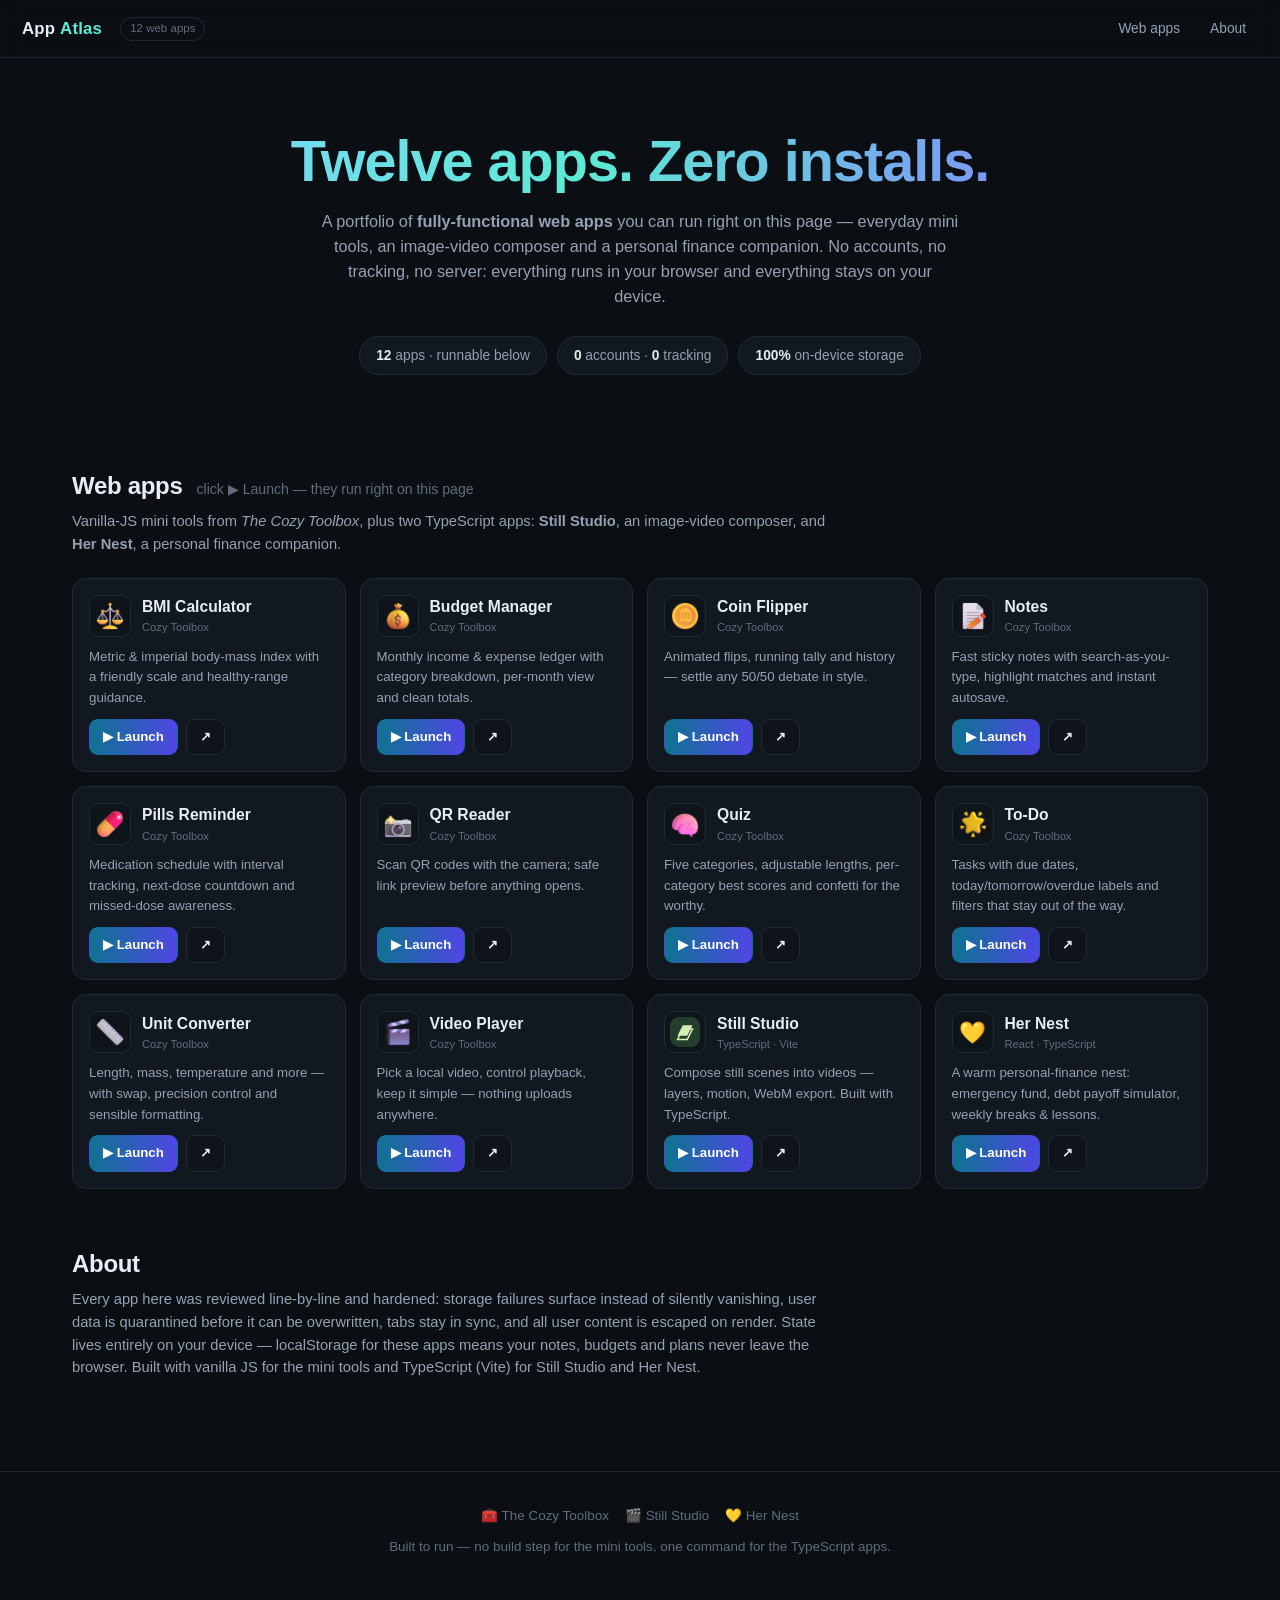
<file: index.html>
<!DOCTYPE html>
<html lang="en">
<head>
<meta charset="UTF-8">
<meta name="viewport" content="width=device-width, initial-scale=1.0">
<title>App Atlas — 12 web apps, runnable right here</title>
<meta name="description" content="A portfolio of 12 fully-functional web apps: mini tools, a video composer and a personal finance companion. Everything runs in your browser, everything stays on your device.">
<style>
  :root{
    --bg:#0b0f14; --panel:#121820; --panel2:#0f141b; --line:#212b38; --line2:#2b3847;
    --ink:#e8edf4; --soft:#93a1b5; --dim:#5f6c7d;
    --accent:#5eead4; --accent2:#818cf8;
    --radius:14px;
  }
  *{margin:0;padding:0;box-sizing:border-box}
  html{scroll-behavior:smooth}
  body{
    background:var(--bg); color:var(--ink);
    font-family:-apple-system,BlinkMacSystemFont,"Segoe UI",Roboto,Helvetica,Arial,sans-serif;
    line-height:1.55; -webkit-font-smoothing:antialiased;
  }
  a{color:var(--accent);text-decoration:none}
  a:hover{text-decoration:underline}
  button{font:inherit;cursor:pointer}

  /* ---------- nav ---------- */
  nav{
    position:sticky;top:0;z-index:50;display:flex;align-items:center;gap:18px;
    padding:12px 22px;background:rgba(11,15,20,.82);backdrop-filter:blur(10px);
    border-bottom:1px solid var(--line);
  }
  nav .logo{font-weight:800;font-size:1.05rem;letter-spacing:.2px;color:var(--ink)}
  nav .logo b{color:var(--accent)}
  nav .links{margin-left:auto;display:flex;gap:6px;flex-wrap:wrap}
  nav .links a{
    color:var(--soft);font-size:.86rem;padding:6px 12px;border-radius:999px;
  }
  nav .links a:hover{color:var(--ink);background:var(--panel);text-decoration:none}
  nav .count{
    font-size:.72rem;color:var(--dim);border:1px solid var(--line);
    padding:2px 9px;border-radius:999px;white-space:nowrap;
  }

  /* ---------- hero ---------- */
  header.hero{padding:72px 22px 46px;max-width:1080px;margin:0 auto;text-align:center}
  .hero h1{
    font-size:clamp(2.1rem,6vw,3.6rem);font-weight:800;letter-spacing:-1px;line-height:1.08;
    background:linear-gradient(92deg,#7dd3fc 0%,var(--accent) 45%,var(--accent2) 90%);
    -webkit-background-clip:text;background-clip:text;color:transparent;
  }
  .hero p{max-width:640px;margin:16px auto 0;color:var(--soft);font-size:1.02rem}
  .hero .stats{display:flex;gap:10px;justify-content:center;flex-wrap:wrap;margin-top:26px}
  .hero .stat{
    border:1px solid var(--line);background:var(--panel);border-radius:999px;
    padding:8px 16px;font-size:.86rem;color:var(--soft);
  }
  .hero .stat b{color:var(--ink)}

  section{max-width:1180px;margin:0 auto;padding:46px 22px 10px}
  .sec-head{display:flex;align-items:baseline;gap:14px;flex-wrap:wrap;margin-bottom:6px}
  .sec-head h2{font-size:1.5rem;font-weight:800;letter-spacing:-.3px}
  .sec-head .sub{color:var(--dim);font-size:.88rem}
  .sec-desc{color:var(--soft);font-size:.92rem;max-width:760px;margin-bottom:22px}

  /* ---------- web cards ---------- */
  .web-grid{display:grid;grid-template-columns:repeat(auto-fill,minmax(235px,1fr));gap:14px}
  .web-card{
    background:var(--panel);border:1px solid var(--line);border-radius:var(--radius);
    padding:16px;display:flex;flex-direction:column;gap:10px;transition:transform .15s,border-color .15s;
  }
  .web-card:hover{transform:translateY(-2px);border-color:#33415a}
  .web-card .top{display:flex;align-items:center;gap:11px}
  .web-card img,.web-card .glyph{
    width:42px;height:42px;border-radius:10px;background:var(--panel2);
    border:1px solid var(--line);object-fit:contain;padding:5px;flex:none;
  }
  .web-card .glyph{display:flex;align-items:center;justify-content:center;font-size:1.35rem}
  .web-card h3{font-size:.98rem;font-weight:700}
  .web-card .tag{font-size:.7rem;color:var(--dim)}
  .web-card p{font-size:.83rem;color:var(--soft);flex:1}
  .web-card .actions{display:flex;gap:8px}
  .btn{
    border:1px solid var(--line);background:var(--panel2);color:var(--ink);
    padding:7px 13px;border-radius:9px;font-size:.83rem;font-weight:600;
    transition:background .15s,border-color .15s;
  }
  .btn:hover{background:#1a2330;border-color:#3a4a63;text-decoration:none}
  .btn.primary{background:linear-gradient(92deg,#0e7490,#4f46e5);border-color:transparent;color:#fff}
  .btn.primary:hover{filter:brightness(1.15);background:linear-gradient(92deg,#0e7490,#4f46e5)}

  /* ---------- viewer modal ---------- */
  .viewer{
    position:fixed;inset:0;z-index:100;display:none;align-items:center;justify-content:center;
    background:rgba(5,8,12,.78);backdrop-filter:blur(6px);padding:24px;
  }
  .viewer.show{display:flex}
  .viewer .frame{
    width:min(1080px,100%);height:min(86vh,860px);background:var(--panel);
    border:1px solid var(--line);border-radius:16px;overflow:hidden;display:flex;flex-direction:column;
    box-shadow:0 30px 80px rgba(0,0,0,.55);
  }
  .viewer .bar{
    display:flex;align-items:center;gap:12px;padding:10px 14px;border-bottom:1px solid var(--line);
    background:var(--panel2);
  }
  .viewer .bar .title{font-weight:700;font-size:.92rem;flex:1;overflow:hidden;text-overflow:ellipsis;white-space:nowrap}
  .viewer iframe{flex:1;width:100%;border:0;background:#fff}
  .viewer .loading{
    position:absolute;inset:0;display:flex;align-items:center;justify-content:center;
    color:var(--soft);font-size:.9rem;pointer-events:none;
  }

  footer.site{
    margin-top:60px;padding:34px 22px 44px;border-top:1px solid var(--line);
    text-align:center;color:var(--dim);font-size:.84rem;
  }
  footer.site .row{display:flex;gap:16px;justify-content:center;flex-wrap:wrap;margin-bottom:10px}

  @media (max-width:640px){
    .viewer{padding:0}
    .viewer .frame{width:100%;height:100%;border-radius:0;border:0}
    header.hero{padding-top:52px}
  }
</style>
</head>
<body>

<nav>
  <span class="logo">App <b>Atlas</b></span>
  <span class="count" id="nav-count"></span>
  <div class="links">
    <a href="#web">Web apps</a>
    <a href="#about">About</a>
  </div>
</nav>

<header class="hero">
  <h1>Twelve apps. Zero installs.</h1>
  <p>
    A portfolio of <b>fully-functional web apps</b> you can run right on this page —
    everyday mini tools, an image-video composer and a personal finance companion.
    No accounts, no tracking, no server: everything runs in your browser and
    everything stays on your device.
  </p>
  <div class="stats">
    <span class="stat"><b>12</b> apps · runnable below</span>
    <span class="stat"><b>0</b> accounts · <b>0</b> tracking</span>
    <span class="stat"><b>100%</b> on-device storage</span>
  </div>
</header>

<section id="web">
  <div class="sec-head"><h2>Web apps</h2><span class="sub">click ▶ Launch — they run right on this page</span></div>
  <p class="sec-desc">
    Vanilla-JS mini tools from <em>The Cozy Toolbox</em>, plus two TypeScript apps:
    <b>Still Studio</b>, an image-video composer, and <b>Her Nest</b>, a personal finance companion.
  </p>
  <div class="web-grid" id="web-grid"></div>
</section>

<section id="about">
  <div class="sec-head"><h2>About</h2></div>
  <p class="sec-desc">
    Every app here was reviewed line-by-line and hardened: storage failures surface
    instead of silently vanishing, user data is quarantined before it can be
    overwritten, tabs stay in sync, and all user content is escaped on render.
    State lives entirely on your device — localStorage for these apps means your
    notes, budgets and plans never leave the browser. Built with vanilla JS for the
    mini tools and TypeScript (Vite) for Still Studio and Her Nest.
  </p>
</section>

<footer class="site">
  <div class="row">
    <span>🧰 The Cozy Toolbox</span>
    <span>🎬 Still Studio</span>
    <span>💛 Her Nest</span>
  </div>
  <div>Built to run — no build step for the mini tools, one command for the TypeScript apps.</div>
</footer>

<div class="viewer" id="viewer" role="dialog" aria-modal="true">
  <div class="frame">
    <div class="bar">
      <span class="title" id="viewer-title"></span>
      <a class="btn" id="viewer-tab" target="_blank" rel="noopener">↗ new tab</a>
      <button class="btn" id="viewer-close">✕ close</button>
    </div>
    <div style="position:relative;flex:1;display:flex">
      <iframe id="viewer-iframe" title="App preview" sandbox="allow-scripts allow-same-origin allow-forms allow-modals allow-popups allow-downloads"></iframe>
      <div class="loading" id="viewer-loading">Loading app…</div>
    </div>
  </div>
</div>

<script>
(function () {
  "use strict";

  const WEB = [
    { name:"BMI Calculator", blurb:"Metric & imperial body-mass index with a friendly scale and healthy-range guidance.", icon:"cozy/assets/img/scale.png", href:"cozy/apps/bmi-calculator.html", tag:"Cozy Toolbox" },
    { name:"Budget Manager", blurb:"Monthly income & expense ledger with category breakdown, per-month view and clean totals.", icon:"cozy/assets/img/moneybag.png", href:"cozy/apps/budget-manager.html", tag:"Cozy Toolbox" },
    { name:"Coin Flipper", blurb:"Animated flips, running tally and history — settle any 50/50 debate in style.", icon:"cozy/assets/img/coin.png", href:"cozy/apps/coin-flipper.html", tag:"Cozy Toolbox" },
    { name:"Notes", blurb:"Fast sticky notes with search-as-you-type, highlight matches and instant autosave.", icon:"cozy/assets/img/memo.png", href:"cozy/apps/notes.html", tag:"Cozy Toolbox" },
    { name:"Pills Reminder", blurb:"Medication schedule with interval tracking, next-dose countdown and missed-dose awareness.", icon:"cozy/assets/img/pill.png", href:"cozy/apps/pills-reminder.html", tag:"Cozy Toolbox" },
    { name:"QR Reader", blurb:"Scan QR codes with the camera; safe link preview before anything opens.", icon:"cozy/assets/img/camera.png", href:"cozy/apps/qr-reader.html", tag:"Cozy Toolbox" },
    { name:"Quiz", blurb:"Five categories, adjustable lengths, per-category best scores and confetti for the worthy.", icon:"cozy/assets/img/brain.png", href:"cozy/apps/quiz.html", tag:"Cozy Toolbox" },
    { name:"To-Do", blurb:"Tasks with due dates, today/tomorrow/overdue labels and filters that stay out of the way.", icon:"cozy/assets/img/star.png", href:"cozy/apps/todo.html", tag:"Cozy Toolbox" },
    { name:"Unit Converter", blurb:"Length, mass, temperature and more — with swap, precision control and sensible formatting.", icon:"cozy/assets/img/ruler.png", href:"cozy/apps/unit-converter.html", tag:"Cozy Toolbox" },
    { name:"Video Player", blurb:"Pick a local video, control playback, keep it simple — nothing uploads anywhere.", icon:"cozy/assets/img/clapper.png", href:"cozy/apps/video-player.html", tag:"Cozy Toolbox" },
    { name:"Still Studio", blurb:"Compose still scenes into videos — layers, motion, WebM export. Built with TypeScript.", icon:"apps/still-studio/favicon.svg", href:"apps/still-studio/", tag:"TypeScript · Vite" },
    { name:"Her Nest", blurb:"A warm personal-finance nest: emergency fund, debt payoff simulator, weekly breaks & lessons.", icon:"💛", href:"apps/her-nest/", tag:"React · TypeScript" }
  ];

  const esc = s => String(s == null ? "" : s).replace(/[&<>"']/g, c => ({"&":"&amp;","<":"&lt;",">":"&gt;",'"':"&quot;","'":"&#39;"}[c]));

  /* ---------- web cards ---------- */
  const webGrid = document.getElementById("web-grid");
  webGrid.innerHTML = WEB.map((a, i) => `
    <div class="web-card">
      <div class="top">
        ${a.icon.endsWith(".svg") || a.icon.endsWith(".png")
          ? `<img src="${esc(a.icon)}" alt="" loading="lazy" onerror="this.outerHTML='<div class=&quot;glyph&quot;>🧩</div>'">`
          : `<div class="glyph">${esc(a.icon)}</div>`}
        <div>
          <h3>${esc(a.name)}</h3>
          <div class="tag">${esc(a.tag)}</div>
        </div>
      </div>
      <p>${esc(a.blurb)}</p>
      <div class="actions">
        <button class="btn primary" data-launch="${i}">▶ Launch</button>
        <a class="btn" href="${esc(a.href)}" target="_blank" rel="noopener">↗</a>
      </div>
    </div>`).join("");

  /* ---------- viewer modal ---------- */
  const viewer = document.getElementById("viewer");
  const vFrame = document.getElementById("viewer-iframe");
  const vTitle = document.getElementById("viewer-title");
  const vTab = document.getElementById("viewer-tab");
  const vLoad = document.getElementById("viewer-loading");

  function openViewer(a) {
    vTitle.textContent = a.name;
    vTab.href = a.href;
    vLoad.style.display = "flex";
    vFrame.src = a.href;
    viewer.classList.add("show");
    document.body.style.overflow = "hidden";
  }
  function closeViewer() {
    viewer.classList.remove("show");
    vFrame.src = "about:blank";
    document.body.style.overflow = "";
  }
  vFrame.addEventListener("load", () => { vLoad.style.display = "none"; });
  document.getElementById("viewer-close").addEventListener("click", closeViewer);
  viewer.addEventListener("click", e => { if (e.target === viewer) closeViewer(); });
  document.addEventListener("keydown", e => { if (e.key === "Escape" && viewer.classList.contains("show")) closeViewer(); });
  webGrid.addEventListener("click", e => {
    const b = e.target.closest("[data-launch]");
    if (b) openViewer(WEB[+b.dataset.launch]);
  });

  document.getElementById("nav-count").textContent = WEB.length + " web apps";
})();
</script>
</body>
</html>
</file>
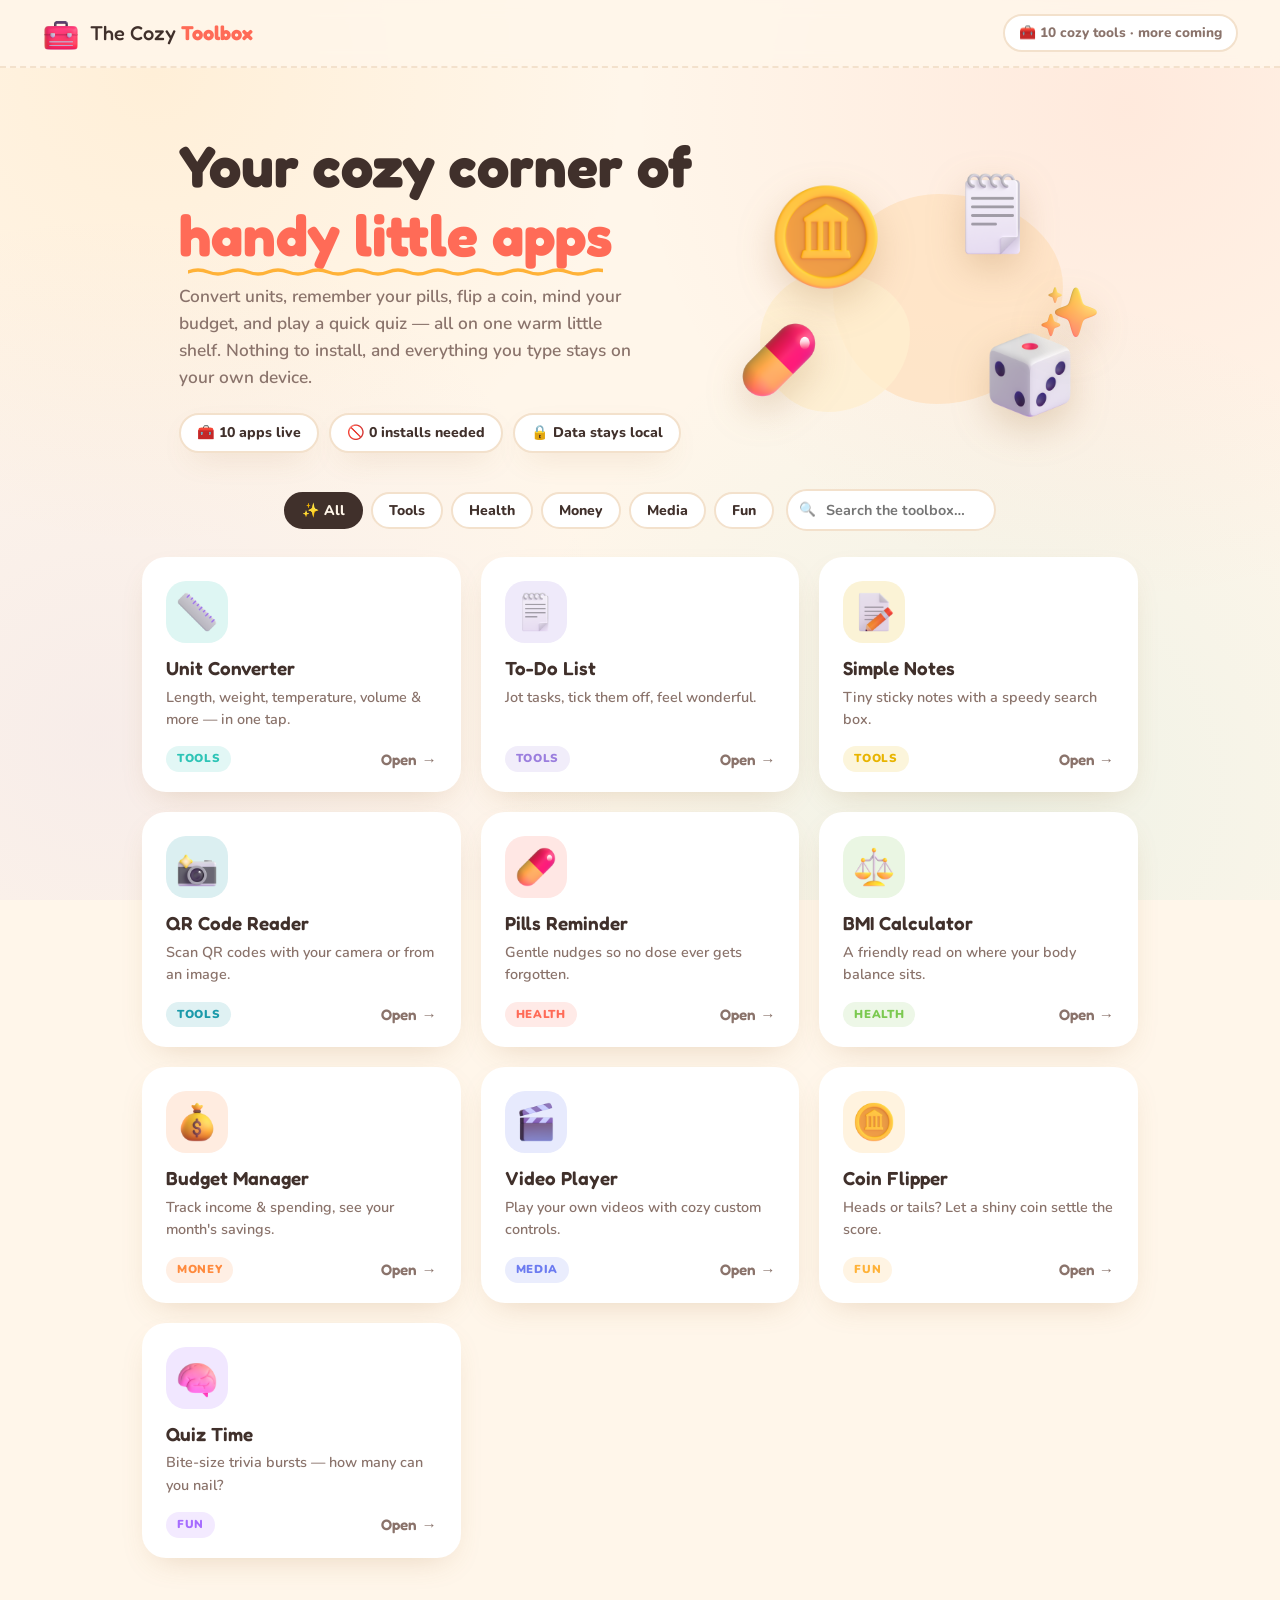
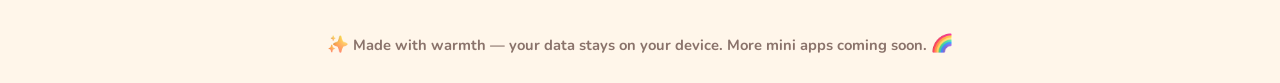
<file: cozy/index.html>
<!DOCTYPE html>
<html lang="en">
<head>
  <meta charset="UTF-8">
  <meta name="viewport" content="width=device-width, initial-scale=1.0">
  <title>The Cozy Toolbox — handy little mini apps</title>
  <meta name="description" content="A warm little shelf of handy mini apps — convert, calculate, play, and stay organized. No installs, no fuss; your data stays on your device.">
  <link rel="icon" type="image/png" href="assets/img/toolbox.png">
  <link rel="preconnect" href="https://fonts.googleapis.com">
  <link rel="preconnect" href="https://fonts.gstatic.com" crossorigin>
  <link href="https://fonts.googleapis.com/css2?family=Fredoka:wght@400;500;600;700&family=Nunito:wght@400;600;700;800;900&display=swap" rel="stylesheet">
  <link rel="stylesheet" href="assets/css/style.css">
  <style>
    .hero-art .float-img.tool-1 { width: 118px; top: 6%;  left: 12%; --tilt: -8deg; }
    .hero-art .float-img.tool-2 { width: 92px;  top: 2%;  right: 16%; --tilt: 10deg; animation-delay: .7s; }
    .hero-art .float-img.tool-3 { width: 84px;  bottom: 8%; left: 4%;  --tilt: 6deg;  animation-delay: 1.2s; }
    .hero-art .float-img.tool-4 { width: 96px;  bottom: 0;  right: 6%; --tilt: -12deg; animation-delay: .4s; }
    .hero-art .float-img.tool-5 { width: 64px;  top: 44%; right: 0;   --tilt: 14deg; animation-delay: 1s; }
    .hero-art .blob.b1 { width: 230px; height: 210px; background: #FFE3C2; top: 12%; right: 10%; }
    .hero-art .blob.b2 { width: 150px; height: 140px; background: #FFEFD0; bottom: 4%; left: 10%; }
  </style>
</head>
<body data-root=".">

  <section class="hero">
    <div>
      <h1>Your cozy corner of<br><span class="squiggle">handy little apps</span></h1>
      <p class="lead">Convert units, remember your pills, flip a coin, mind your budget, and play a quick quiz —
        all on one warm little shelf. Nothing to install, and everything you type stays on your own device.</p>
      <div class="hero-stats">
        <span class="stat">🧰 10 apps live</span>
        <span class="stat">🚫 0 installs needed</span>
        <span class="stat">🔒 Data stays local</span>
      </div>
    </div>
    <div class="hero-art" aria-hidden="true">
      <span class="blob b1"></span>
      <span class="blob b2"></span>
      <img class="float-img tool-1" src="assets/img/coin.png" alt="">
      <img class="float-img tool-2" src="assets/img/notepad.png" alt="">
      <img class="float-img tool-3" src="assets/img/pill.png" alt="">
      <img class="float-img tool-4" src="assets/img/game-die.png" alt="">
      <img class="float-img tool-5" src="assets/img/sparkles.png" alt="">
    </div>
  </section>

  <div class="toolbar">
    <div class="chips" id="chips"></div>
    <div class="search-wrap">
      <input id="app-search" type="search" placeholder="Search the toolbox…" aria-label="Search apps">
    </div>
  </div>

  <section class="grid" id="app-grid" aria-label="All mini apps"></section>

  <script src="apps.js"></script>
  <script src="assets/js/common.js"></script>
  <script>
    (function () {
      const grid = document.getElementById("app-grid");
      const chipsBox = document.getElementById("chips");
      const search = document.getElementById("app-search");
      let activeCat = "All";

      const cats = ["All", ...new Set(window.COZY_APPS.map(a => a.category))];
      chipsBox.innerHTML = cats.map(c =>
        `<button class="chip${c === "All" ? " active" : ""}" data-cat="${c}">${c === "All" ? "✨ All" : c}</button>`
      ).join("");

      function render() {
        const q = search.value.trim().toLowerCase();
        const list = window.COZY_APPS.filter(a =>
          (activeCat === "All" || a.category === activeCat) &&
          (!q || (a.name + " " + a.tagline + " " + a.category).toLowerCase().includes(q))
        );
        grid.innerHTML = list.length ? list.map(a => `
          <a class="app-card" href="${a.url}" style="--accent:${a.accent}">
            <span class="icon-wrap"><img src="${a.img}" alt=""></span>
            <h3>${CB.esc(a.name)}</h3>
            <p>${CB.esc(a.tagline)}</p>
            <span class="card-meta">
              <span class="cat-tag">${a.category}</span>
              <span class="open-arrow">Open →</span>
            </span>
          </a>`).join("")
          : `<div class="empty-note">🔍 Nothing in that drawer… try another word!</div>`;
      }

      chipsBox.addEventListener("click", e => {
        const chip = e.target.closest(".chip");
        if (!chip) return;
        activeCat = chip.dataset.cat;
        CB.$$(".chip", chipsBox).forEach(c => c.classList.toggle("active", c === chip));
        render();
      });
      search.addEventListener("input", render);
      render();
    })();
  </script>
</body>
</html>
</file>
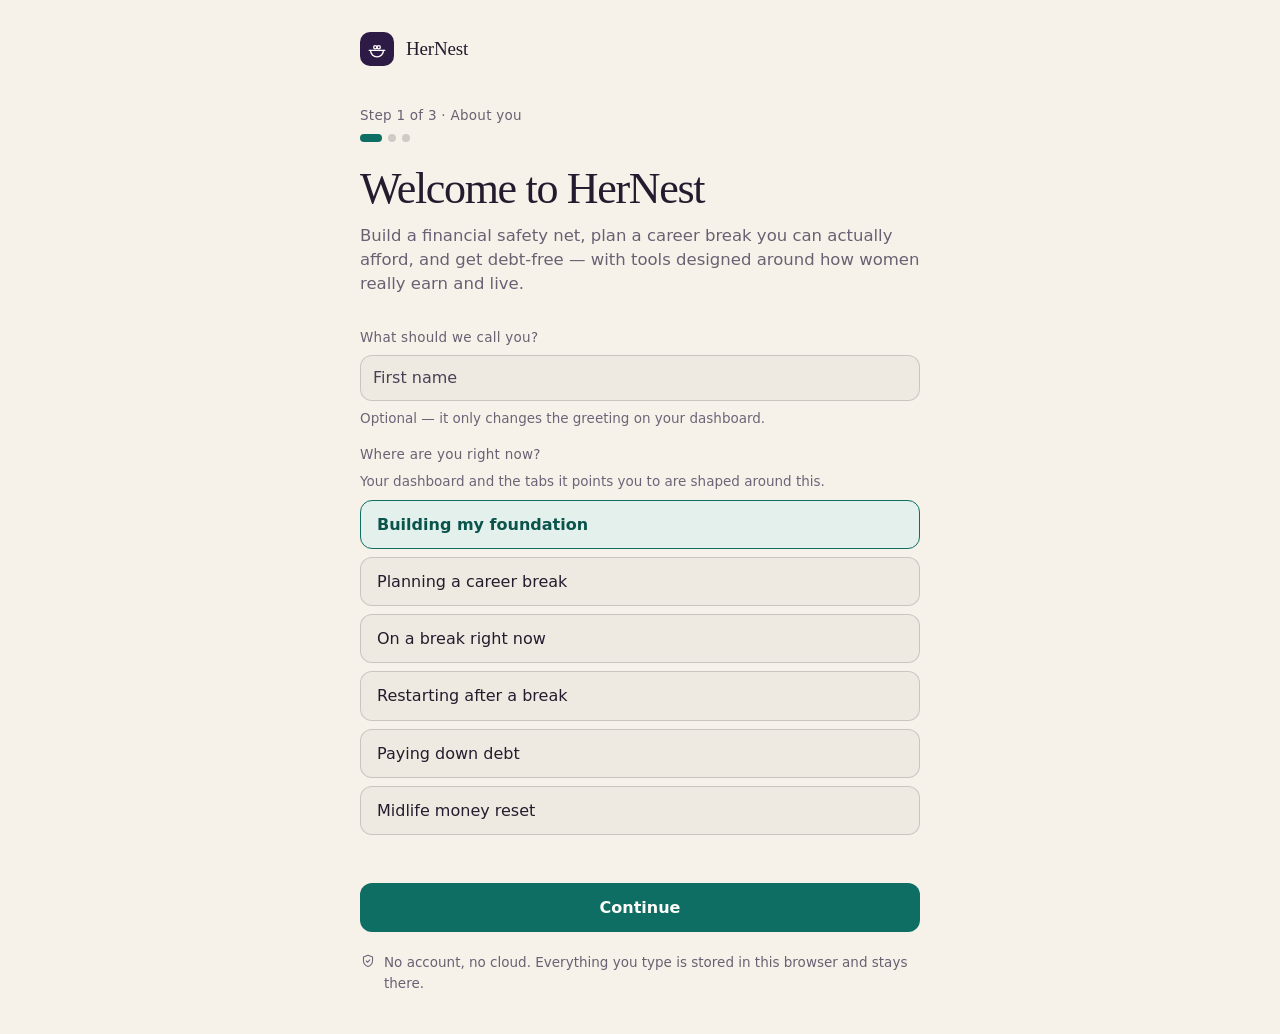
<file: apps/her-nest/index.html>
<!doctype html>
<html lang="en">
  <head>
    <meta charset="UTF-8" />
    <meta name="viewport" content="width=device-width, initial-scale=1.0, viewport-fit=cover" />
    <meta name="theme-color" content="#F6F2EA" />
    <meta
      name="description"
      content="HerNest — build your financial safety net, plan a career break you can afford, and get debt-free. Private, on-device money tools for women."
    />
    <link
      rel="icon"
      href="data:image/svg+xml,<svg xmlns='http://www.w3.org/2000/svg' viewBox='0 0 32 32'><rect width='32' height='32' rx='8' fill='%232E1B45'/><g fill='none' stroke='%237FD8C6' stroke-width='1.8' stroke-linecap='round'><path d='M7 18a9 9 0 0 0 18 0'/><path d='M5.5 18h21'/><circle cx='13' cy='13.6' r='2.4'/><circle cx='19' cy='13.6' r='2.4'/></g></svg>"
    />
    <title>HerNest — Financial resilience for women</title>
    <script type="module" crossorigin src="./assets/index-BMekBd0f.js"></script>
    <link rel="stylesheet" crossorigin href="./assets/index-Crim8My5.css">
  </head>
  <body>
    <div id="root"></div>
  </body>
</html>
</file>
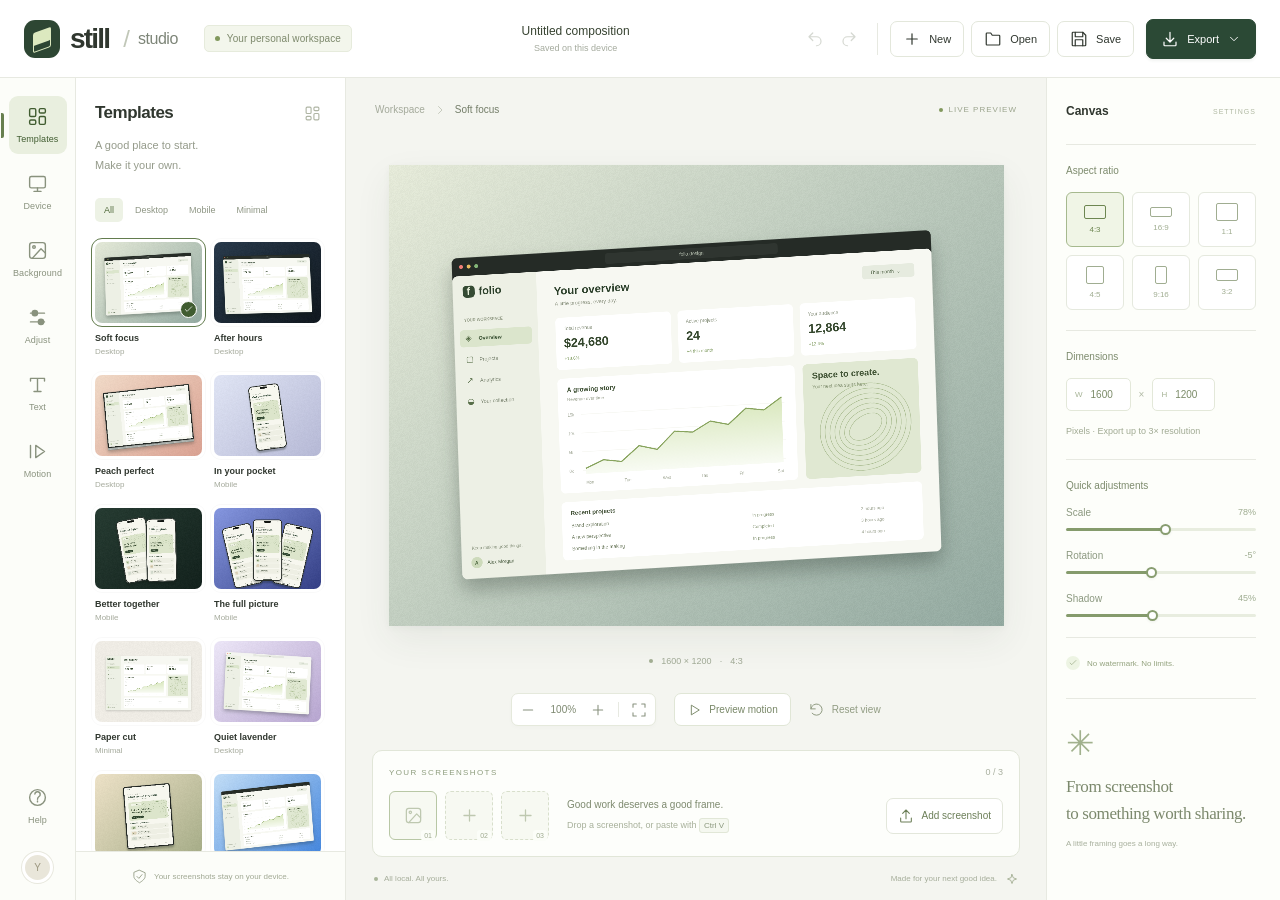
<file: apps/still-studio/index.html>
<!doctype html>
<html lang="en">
  <head>
    <meta charset="UTF-8" />
    <meta name="viewport" content="width=device-width, initial-scale=1.0" />
    <meta name="theme-color" content="#f8f9f6" />
    <meta name="description" content="Your private screenshot studio. Create beautiful device mockups and product videos, right in your browser." />
    <link rel="icon" type="image/svg+xml" href="./favicon.svg" />
    <title>Still — Your personal mockup studio</title>
    <script type="module" crossorigin src="./assets/index-BLc6ONba.js"></script>
    <link rel="stylesheet" crossorigin href="./assets/index-CeAjUlKT.css">
  </head>
  <body>
    <div id="app"></div>
  </body>
</html>
</file>
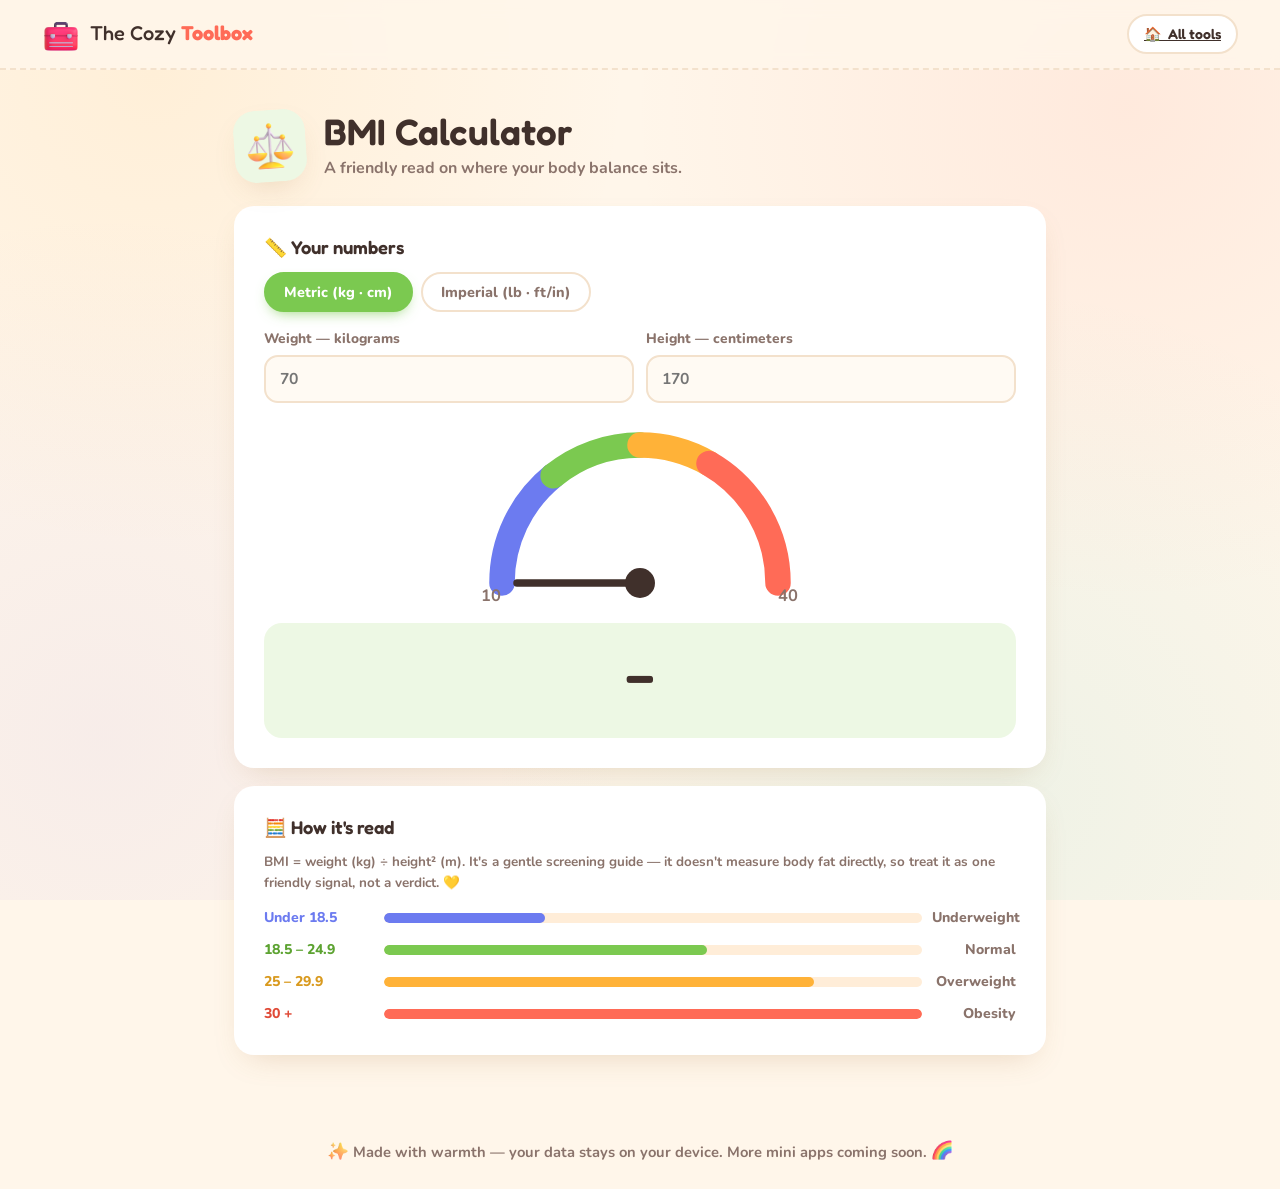
<file: cozy/apps/bmi-calculator.html>
<!DOCTYPE html>
<html lang="en">
<head>
  <meta charset="UTF-8">
  <meta name="viewport" content="width=device-width, initial-scale=1.0">
  <title>BMI Calculator · The Cozy Toolbox</title>
  <meta name="description" content="Work out your Body Mass Index with a friendly color gauge.">
  <link rel="icon" type="image/png" href="../assets/img/toolbox.png">
  <link rel="preconnect" href="https://fonts.googleapis.com">
  <link rel="preconnect" href="https://fonts.gstatic.com" crossorigin>
  <link href="https://fonts.googleapis.com/css2?family=Fredoka:wght@400;500;600;700&family=Nunito:wght@400;600;700;800&display=swap" rel="stylesheet">
  <link rel="stylesheet" href="../assets/css/style.css">
  <style>
    .bmi-cat { display: inline-block; font-family: var(--font-head); font-weight: 700; font-size: 1.05rem; color: #fff; border-radius: 999px; padding: 6px 18px; margin-top: 8px; }
    .bmi-healthy { margin-top: 10px; font-weight: 800; color: var(--ink-soft); font-size: .9rem; }
  </style>
</head>
<body class="app-page" data-root=".." style="--accent:#7BC950; --accent-soft:#EDF8E4;">

  <main class="app-shell">
    <div class="app-head">
      <img class="app-head-icon" src="../assets/img/scale.png" alt="">
      <div>
        <h1>BMI Calculator</h1>
        <p>A friendly read on where your body balance sits.</p>
      </div>
    </div>

    <section class="panel">
      <h2>📏 Your numbers</h2>
      <div class="tabs" id="sys-tabs">
        <button class="tab active" data-sys="metric">Metric (kg · cm)</button>
        <button class="tab" data-sys="imperial">Imperial (lb · ft/in)</button>
      </div>

      <div id="metric-form">
        <div class="form-row">
          <div class="field">
            <label for="kg">Weight — kilograms</label>
            <input id="kg" class="input" type="number" step="any" min="1" placeholder="70" inputmode="decimal">
          </div>
          <div class="field">
            <label for="cm">Height — centimeters</label>
            <input id="cm" class="input" type="number" step="any" min="20" placeholder="170" inputmode="decimal">
          </div>
        </div>
      </div>

      <div id="imperial-form" style="display:none;">
        <div class="form-row">
          <div class="field">
            <label for="lb">Weight — pounds</label>
            <input id="lb" class="input" type="number" step="any" min="1" placeholder="155" inputmode="decimal">
          </div>
          <div class="field">
            <label for="ft">Height — feet</label>
            <input id="ft" class="input" type="number" step="1" min="1" max="8" placeholder="5" inputmode="numeric">
          </div>
          <div class="field">
            <label for="in">+ inches</label>
            <input id="in" class="input" type="number" step="any" min="0" max="11.9" placeholder="7" inputmode="decimal">
          </div>
        </div>
      </div>

      <div class="gauge-wrap">
        <svg viewBox="0 0 240 132" width="360" role="img" aria-label="BMI gauge">
          <g id="gauge-segs" stroke-linecap="round" fill="none" stroke-width="17"></g>
          <g id="needle" style="transform-origin:120px 116px;">
            <line x1="120" y1="116" x2="120" y2="34" stroke="#40302B" stroke-width="5" stroke-linecap="round"/>
          </g>
          <circle cx="120" cy="116" r="10" fill="#40302B"/>
          <text x="14" y="128" font-size="11" font-weight="700" fill="#8A736B" font-family="Nunito">10</text>
          <text x="212" y="128" font-size="11" font-weight="700" fill="#8A736B" font-family="Nunito">40</text>
        </svg>
      </div>

      <div class="result-box">
        <div class="big" id="bmi-value">—</div>
        <div class="bmi-cat" id="bmi-cat" style="display:none;"></div>
        <div class="bmi-healthy" id="bmi-healthy"></div>
      </div>
    </section>

    <section class="panel">
      <h2>🧮 How it's read</h2>
      <p class="hint">BMI = weight (kg) ÷ height² (m). It's a gentle screening guide — it doesn't measure body fat directly,
        so treat it as one friendly signal, not a verdict. 💛</p>
      <div class="cat-breakdown" style="margin-top:14px;">
        <div class="cat-row"><span style="color:#6C7BF0">Under 18.5</span><div class="bar-track"><div class="bar-fill" style="width:30%;background:#6C7BF0"></div></div><span class="amt">Underweight</span></div>
        <div class="cat-row"><span style="color:#5da332">18.5 – 24.9</span><div class="bar-track"><div class="bar-fill" style="width:60%;background:#7BC950"></div></div><span class="amt">Normal</span></div>
        <div class="cat-row"><span style="color:#d99a1f">25 – 29.9</span><div class="bar-track"><div class="bar-fill" style="width:80%;background:#FFB238"></div></div><span class="amt">Overweight</span></div>
        <div class="cat-row"><span style="color:#e04b38">30 +</span><div class="bar-track"><div class="bar-fill" style="width:100%;background:#FF6B57"></div></div><span class="amt">Obesity</span></div>
      </div>
    </section>
  </main>

  <script src="../assets/js/common.js"></script>
  <script>
    (function () {
      "use strict";
      const LB_PER_KG = 2.2046226218, CM_PER_IN = 2.54;

      const saved = CB.store.get("bmi:state", { sys: "metric", kg: "", cm: "", lb: "", ft: "", inch: "" });
      let sys = saved.sys === "imperial" ? "imperial" : "metric";

      const $ = id => document.getElementById(id);
      const els = { kg: $("kg"), cm: $("cm"), lb: $("lb"), ft: $("ft"), inch: $("in") };

      /* ---------- gauge drawing ---------- */
      const CX = 120, CY = 116, R = 92;
      const pt = frac => {
        const a = Math.PI * (1 - frac);           // frac 0 = left, 1 = right
        return [CX + R * Math.cos(a), CY - R * Math.sin(a)];
      };
      function segPath(f1, f2) {
        const [x1, y1] = pt(f1), [x2, y2] = pt(f2);
        return `M ${x1.toFixed(1)} ${y1.toFixed(1)} A ${R} ${R} 0 0 1 ${x2.toFixed(1)} ${y2.toFixed(1)}`;
      }
      function drawGauge() {
        const BMIN = 10, BMAX = 40;
        const f = b => (b - BMIN) / (BMAX - BMIN);
        const segs = [
          [BMIN, 18.5, "#6C7BF0"], [18.5, 25, "#7BC950"], [25, 30, "#FFB238"], [30, BMAX, "#FF6B57"]
        ];
        document.getElementById("gauge-segs").innerHTML = segs.map(([a, b, c]) =>
          `<path d="${segPath(f(a), f(b))}" stroke="${c}"/>`).join("");
      }

      /* ---------- categories ---------- */
      function category(bmi) {
        if (bmi < 18.5) return { name: "Underweight", color: "#6C7BF0" };
        if (bmi < 25) return { name: "Normal weight", color: "#5da332" };
        if (bmi < 30) return { name: "Overweight", color: "#d99a1f" };
        return { name: "Obesity", color: "#e04b38" };
      }

      function readBmi() {
        let kg, m;
        if (sys === "metric") {
          kg = parseFloat(els.kg.value); m = parseFloat(els.cm.value) / 100;
        } else {
          kg = parseFloat(els.lb.value) / LB_PER_KG;
          m = (parseFloat(els.ft.value) * 12 + (parseFloat(els.inch.value) || 0)) * CM_PER_IN / 100;
        }
        if (!kg || !m || kg <= 0 || m <= 0.2) return null;
        return { bmi: kg / (m * m), kg, m };
      }

      function update() {
        CB.store.set("bmi:state", { sys, ...Object.fromEntries(Object.entries(els).map(([k, e]) => [k, e.value])) });
        const r = readBmi();
        const val = $("bmi-value"), cat = $("bmi-cat"), healthy = $("bmi-healthy");
        if (!r) {
          val.textContent = "—";
          cat.style.display = "none"; healthy.textContent = "";
          document.getElementById("needle").style.transform = "rotate(-90deg)";
          return;
        }
        const frac = Math.max(0, Math.min(1, (r.bmi - 10) / 30));
        document.getElementById("needle").style.transform = `rotate(${frac * 180 - 90}deg)`;
        val.textContent = r.bmi.toFixed(1);
        const c = category(r.bmi);
        cat.style.display = "inline-block";
        cat.textContent = c.name; cat.style.background = c.color;
        const lo = 18.5 * r.m * r.m, hi = 24.9 * r.m * r.m;
        healthy.textContent = sys === "metric"
          ? `A healthy weight for your height is about ${lo.toFixed(1)} – ${hi.toFixed(1)} kg`
          : `A healthy weight for your height is about ${(lo * LB_PER_KG).toFixed(0)} – ${(hi * LB_PER_KG).toFixed(0)} lb`;
      }

      /* ---------- system toggle ---------- */
      function setSys(s) {
        sys = s;
        CB.$$(".tab", $("sys-tabs")).forEach(t => t.classList.toggle("active", t.dataset.sys === s));
        $("metric-form").style.display = s === "metric" ? "block" : "none";
        $("imperial-form").style.display = s === "imperial" ? "block" : "none";
        update();
      }
      $("sys-tabs").addEventListener("click", e => {
        const t = e.target.closest(".tab"); if (t) setSys(t.dataset.sys);
      });

      Object.values(els).forEach(el => el.addEventListener("input", update));

      drawGauge();
      els.kg.value = saved.kg; els.cm.value = saved.cm;
      els.lb.value = saved.lb; els.ft.value = saved.ft; els.inch.value = saved.inch;
      setSys(sys);
    })();
  </script>
</body>
</html>
</file>
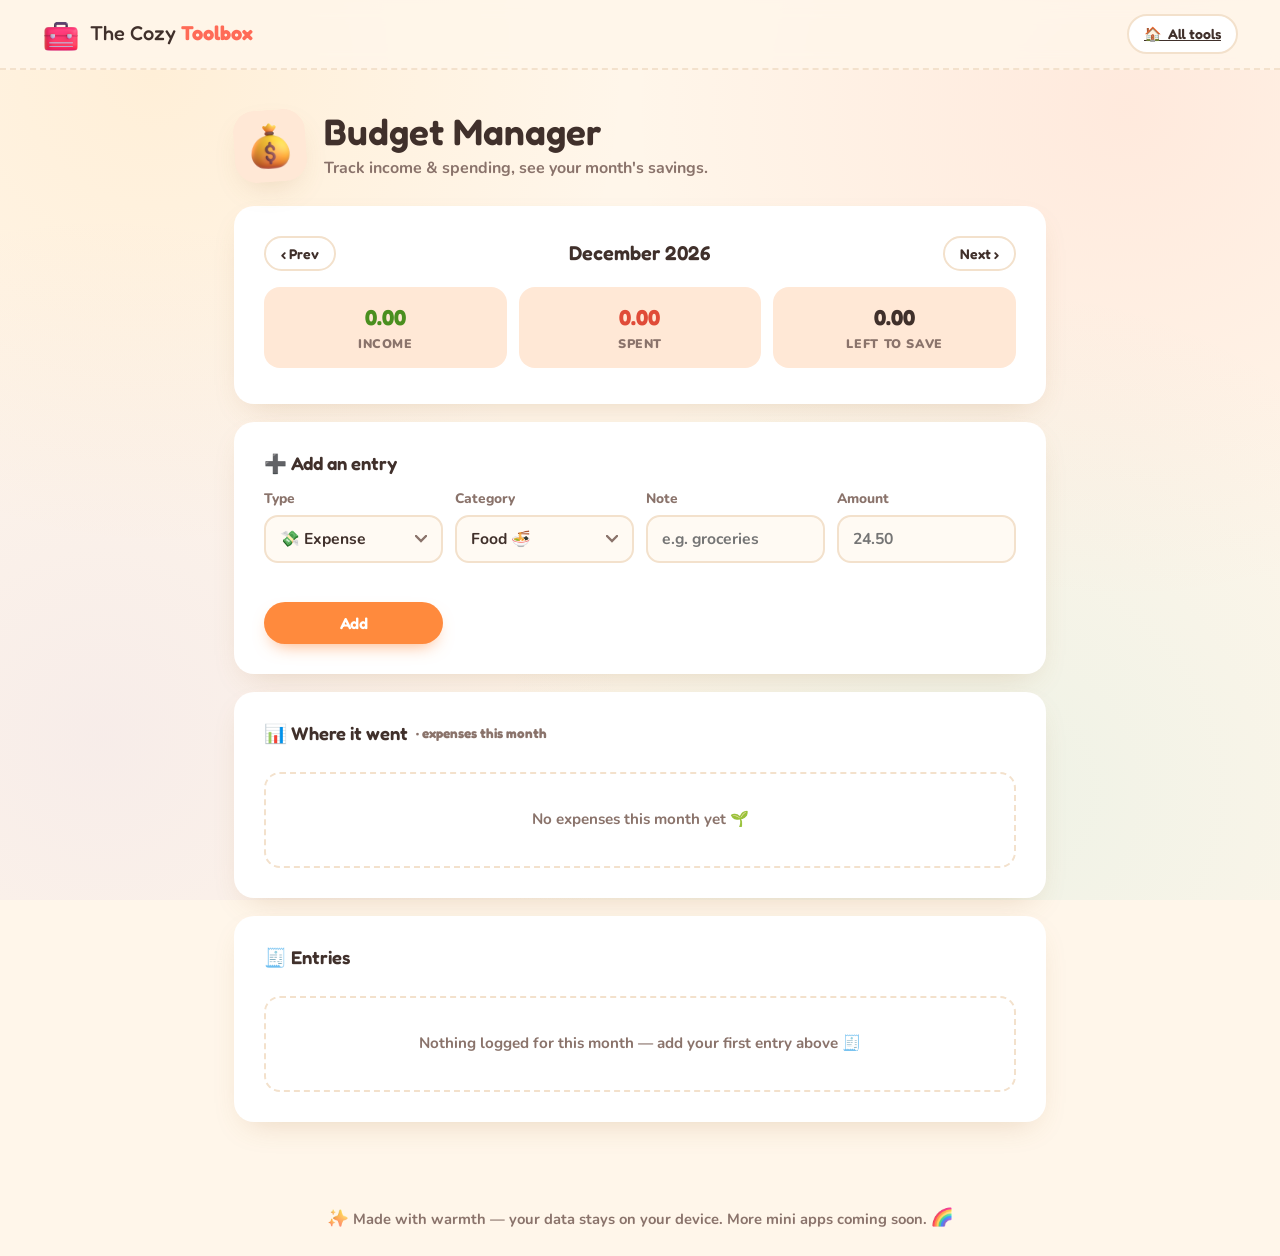
<file: cozy/apps/budget-manager.html>
<!DOCTYPE html>
<html lang="en">
<head>
  <meta charset="UTF-8">
  <meta name="viewport" content="width=device-width, initial-scale=1.0">
  <title>Budget Manager · The Cozy Toolbox</title>
  <meta name="description" content="Track income and spending by month and see your savings.">
  <link rel="icon" type="image/png" href="../assets/img/toolbox.png">
  <link rel="preconnect" href="https://fonts.googleapis.com">
  <link rel="preconnect" href="https://fonts.gstatic.com" crossorigin>
  <link href="https://fonts.googleapis.com/css2?family=Fredoka:wght@400;500;600;700&family=Nunito:wght@400;600;700;800&display=swap" rel="stylesheet">
  <link rel="stylesheet" href="../assets/css/style.css">
  <style>
    .month-nav { display: flex; align-items: center; justify-content: space-between; margin-bottom: 16px; }
    .month-nav h3 { font-size: 1.25rem; }
    .entry-amt { font-family: var(--font-head); font-weight: 700; font-variant-numeric: tabular-nums; white-space: nowrap; }
    .amt-pos { color: #4a8f1f; } .amt-neg { color: #e04b38; }
  </style>
</head>
<body class="app-page" data-root=".." style="--accent:#FF8A3D; --accent-soft:#FFE8D6;">

  <main class="app-shell">
    <div class="app-head">
      <img class="app-head-icon" src="../assets/img/moneybag.png" alt="">
      <div>
        <h1>Budget Manager</h1>
        <p>Track income & spending, see your month's savings.</p>
      </div>
    </div>

    <section class="panel">
      <div class="month-nav">
        <button class="btn btn-ghost btn-sm" id="prev-month">‹ Prev</button>
        <h3 id="month-label">—</h3>
        <button class="btn btn-ghost btn-sm" id="next-month">Next ›</button>
      </div>
      <div class="summary-row">
        <div class="summary-cell"><div class="num amt-pos" id="sum-income">0</div><div class="lbl">Income</div></div>
        <div class="summary-cell"><div class="num amt-neg" id="sum-spent">0</div><div class="lbl">Spent</div></div>
        <div class="summary-cell"><div class="num" id="sum-left">0</div><div class="lbl">Left to save</div></div>
      </div>
    </section>

    <section class="panel">
      <h2>➕ Add an entry</h2>
      <div class="form-row">
        <div class="field">
          <label for="e-type">Type</label>
          <select id="e-type" class="select">
            <option value="expense">💸 Expense</option>
            <option value="income">💰 Income</option>
          </select>
        </div>
        <div class="field">
          <label for="e-cat">Category</label>
          <select id="e-cat" class="select"></select>
        </div>
        <div class="field">
          <label for="e-label">Note</label>
          <input id="e-label" class="input" type="text" placeholder="e.g. groceries" maxlength="60">
        </div>
        <div class="field">
          <label for="e-amt">Amount</label>
          <input id="e-amt" class="input" type="number" step="any" min="0" placeholder="24.50" inputmode="decimal">
        </div>
        <div class="field">
          <label>&nbsp;</label>
          <button class="btn" id="add-entry">Add</button>
        </div>
      </div>
    </section>

    <section class="panel">
      <h2>📊 Where it went <span class="hint">· expenses this month</span></h2>
      <div class="cat-breakdown" id="breakdown"></div>
      <div class="empty-state" id="bd-empty">No expenses this month yet 🌱</div>
    </section>

    <section class="panel">
      <h2>🧾 Entries <span class="hint" id="entry-count"></span></h2>
      <div class="item-list" id="entry-list"></div>
      <div class="empty-state" id="entry-empty">Nothing logged for this month — add your first entry above 🧾</div>
    </section>
  </main>

  <script src="../assets/js/common.js"></script>
  <script>
    (function () {
      "use strict";
      const EXPENSE_CATS = { "Food 🍜": "#FFB238", "Rent & Bills 🏠": "#6C7BF0", "Transport 🚌": "#1B9AAA", "Fun 🎮": "#A66CFF", "Health 💊": "#FF6B57", "Shopping 🛍️": "#E86FA4", "Other 📦": "#8A736B" };
      const INCOME_CATS = { "Salary 💼": "#7BC950", "Side hustle ✨": "#2EC4B6", "Gift 🎁": "#FF8A3D", "Other 💛": "#8A736B" };

      let entries = CB.store.get("budget:entries", []);

      /* Another tab edited the ledger — adopt its version instead of overwriting it on next save. */
      window.addEventListener("storage", e => {
        if (e.key !== "cozy:budget:entries" || e.newValue === null) return;
        entries = CB.store.get("budget:entries", []);
        render();
      });

      const now = new Date();
      let viewYear = now.getFullYear(), viewMonth = now.getMonth(); // 0-based

      const $type = document.getElementById("e-type");
      const $cat = document.getElementById("e-cat");
      const $label = document.getElementById("e-label");
      const $amt = document.getElementById("e-amt");

      function pad(n) { return String(n).padStart(2, "0"); }
      const monthKey = (y, m) => `${y}-${pad(m + 1)}`;

      function fillCats() {
        const cats = $type.value === "income" ? INCOME_CATS : EXPENSE_CATS;
        $cat.innerHTML = Object.keys(cats).map(c => `<option value="${c}">${c}</option>`).join("");
      }
      $type.addEventListener("change", fillCats);

      function monthEntries() {
        const key = monthKey(viewYear, viewMonth);
        return entries.filter(e => e.date.startsWith(key))
          .sort((a, b) => b.date.localeCompare(a.date) || b.id.localeCompare(a.id));
      }

      function render() {
        document.getElementById("month-label").textContent =
          new Date(viewYear, viewMonth, 1).toLocaleDateString(undefined, { month: "long", year: "numeric" });

        const list = monthEntries();
        /* Round to cents — raw float accumulation leaves residues like -1e-15 that render as "-0.00". */
        const r2 = n => Math.round(n * 100) / 100;
        const income = r2(list.filter(e => e.type === "income").reduce((s, e) => s + e.amount, 0));
        const spent = r2(list.filter(e => e.type === "expense").reduce((s, e) => s + e.amount, 0));
        const left = r2(income - spent);

        document.getElementById("sum-income").textContent = CB.fmtNum(income);
        document.getElementById("sum-spent").textContent = CB.fmtNum(spent);
        const leftEl = document.getElementById("sum-left");
        leftEl.textContent = (left < 0 ? "-" : "") + CB.fmtNum(Math.abs(left));
        leftEl.style.color = left < 0 ? "#e04b38" : left > 0 ? "#4a8f1f" : "var(--ink)";

        /* category breakdown */
        const byCat = {};
        list.filter(e => e.type === "expense").forEach(e => { byCat[e.cat] = (byCat[e.cat] || 0) + e.amount; });
        const max = Math.max(...Object.values(byCat), 0);
        const bd = document.getElementById("breakdown");
        document.getElementById("bd-empty").style.display = Object.keys(byCat).length ? "none" : "block";
        bd.innerHTML = Object.entries(byCat).sort((a, b) => b[1] - a[1]).map(([cat, amt]) => `
          <div class="cat-row">
            <span>${CB.esc(cat)}</span>
            <div class="bar-track"><div class="bar-fill" style="width:${max ? amt / max * 100 : 0}%;background:${EXPENSE_CATS[cat] || "#8A736B"}"></div></div>
            <span class="amt">${CB.fmtNum(amt)}</span>
          </div>`).join("");

        /* entries */
        document.getElementById("entry-count").textContent = list.length ? `· ${list.length} this month` : "";
        document.getElementById("entry-empty").style.display = list.length ? "none" : "block";
        document.getElementById("entry-list").innerHTML = list.map(e => `
          <div class="item" data-id="${e.id}">
            <span style="font-size:1.3rem;">${e.type === "income" ? "💰" : "💸"}</span>
            <div class="grow">
              <div class="item-title">${CB.esc(e.label || "Untitled")}</div>
              <div class="item-sub">${CB.esc(e.cat)} · ${e.date.slice(8)} ${new Date(viewYear, viewMonth).toLocaleDateString(undefined, { month: "short" })}</div>
            </div>
            <span class="entry-amt ${e.type === "income" ? "amt-pos" : "amt-neg"}">${e.type === "income" ? "+" : "−"}${CB.fmtNum(e.amount)}</span>
            <button class="icon-btn" data-act="del" title="Delete" aria-label="Delete entry">🗑️</button>
          </div>`).join("");
      }

      document.getElementById("add-entry").addEventListener("click", () => {
        const amount = parseFloat($amt.value);
        if (!amount || amount <= 0) return CB.toast("Enter an amount first 💰");
        const today = new Date();
        const date = monthKey(today.getFullYear(), today.getMonth()) === monthKey(viewYear, viewMonth)
          ? monthKey(viewYear, viewMonth) + "-" + pad(today.getDate())
          : monthKey(viewYear, viewMonth) + "-01";
        entries.push({ id: CB.uid(), type: $type.value, cat: $cat.value, label: $label.value.trim(), amount, date });
        CB.store.set("budget:entries", entries);
        $label.value = ""; $amt.value = "";
        render();
        if ($type.value === "income") CB.toast("💰 Cha-ching! Income added");
        else { CB.toast("💸 Expense logged"); if (Math.random() < 0.12) CB.confetti(window.innerWidth / 2, 200, 24); }
      });

      document.getElementById("entry-list").addEventListener("click", e => {
        const btn = e.target.closest('[data-act="del"]');
        if (!btn) return;
        const id = btn.closest(".item").dataset.id;
        entries = entries.filter(x => x.id !== id);
        CB.store.set("budget:entries", entries);
        render(); CB.toast("Entry removed 🗑️");
      });

      document.getElementById("prev-month").addEventListener("click", () => {
        viewMonth--; if (viewMonth < 0) { viewMonth = 11; viewYear--; } render();
      });
      document.getElementById("next-month").addEventListener("click", () => {
        viewMonth++; if (viewMonth > 11) { viewMonth = 0; viewYear++; } render();
      });

      fillCats(); render();
    })();
  </script>
</body>
</html>
</file>
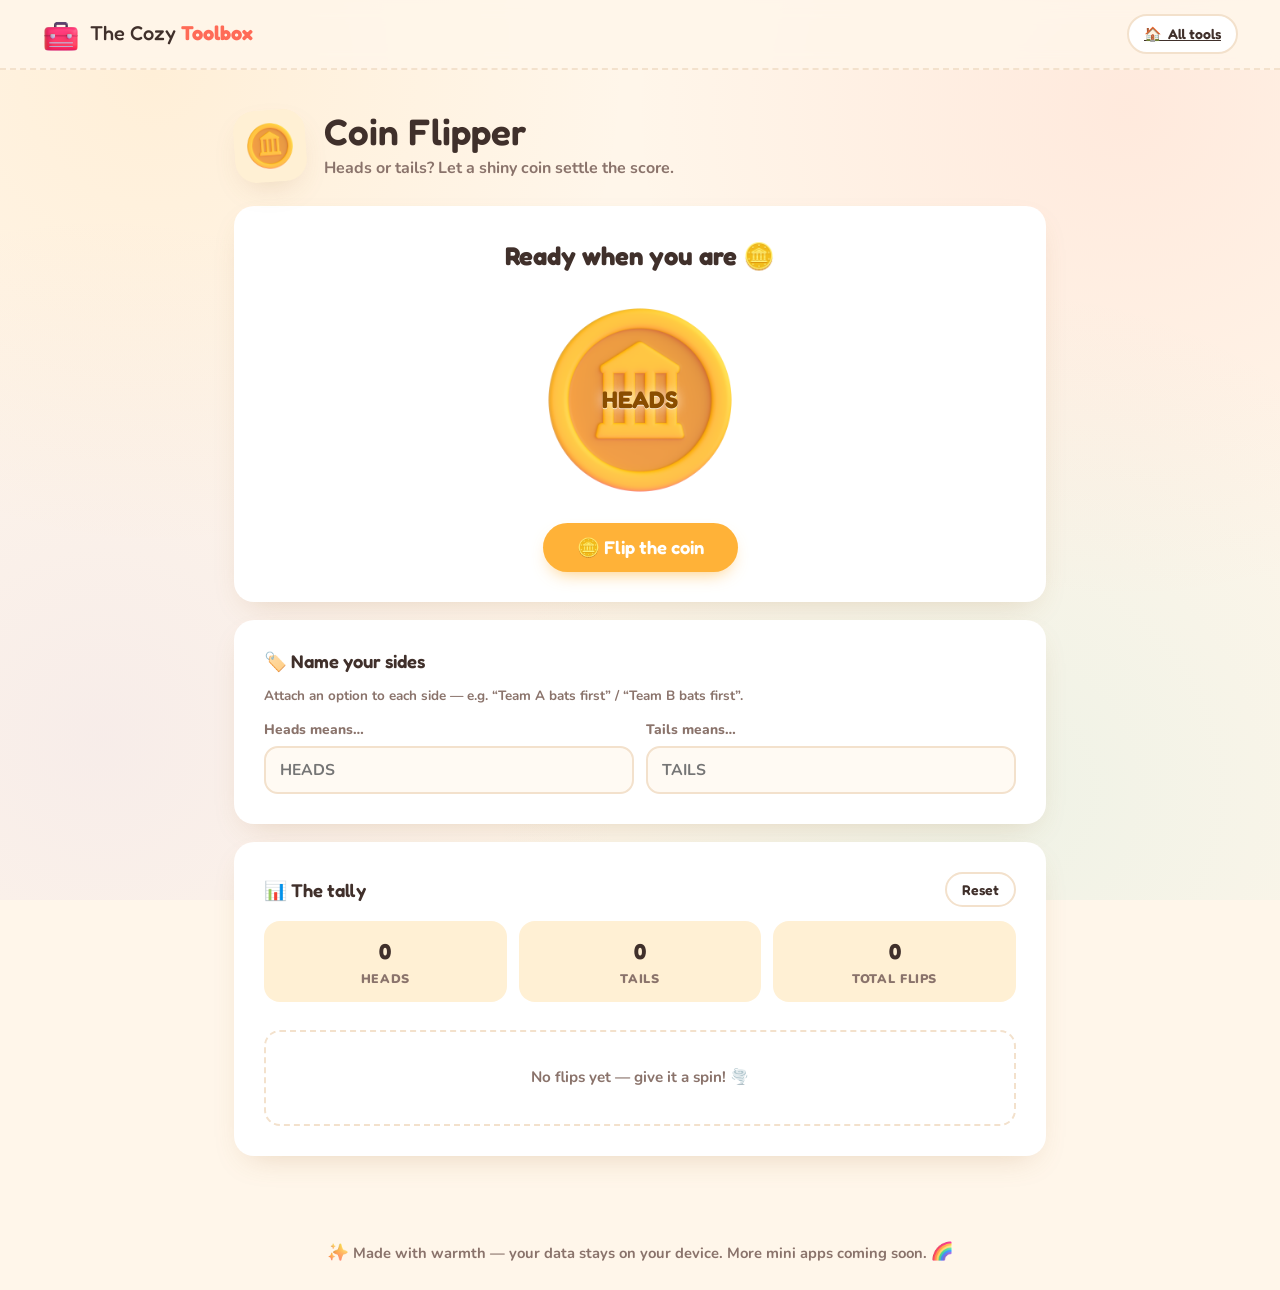
<file: cozy/apps/coin-flipper.html>
<!DOCTYPE html>
<html lang="en">
<head>
  <meta charset="UTF-8">
  <meta name="viewport" content="width=device-width, initial-scale=1.0">
  <title>Coin Flipper · The Cozy Toolbox</title>
  <meta name="description" content="Flip a shiny 3D coin — heads or tails settles it.">
  <link rel="icon" type="image/png" href="../assets/img/toolbox.png">
  <link rel="preconnect" href="https://fonts.googleapis.com">
  <link rel="preconnect" href="https://fonts.gstatic.com" crossorigin>
  <link href="https://fonts.googleapis.com/css2?family=Fredoka:wght@400;500;600;700&family=Nunito:wght@400;600;700;800&display=swap" rel="stylesheet">
  <link rel="stylesheet" href="../assets/css/style.css">
  <style>
    .tally-row { display: grid; grid-template-columns: repeat(auto-fit, minmax(120px, 1fr)); gap: 12px; }
    .coin-wrap { text-align: center; }
    .verdict { font-family: var(--font-head); font-size: 1.6rem; font-weight: 700; min-height: 2em; margin-bottom: 6px; }
  </style>
</head>
<body class="app-page" data-root=".." style="--accent:#FFB238; --accent-soft:#FFF0D4;">

  <main class="app-shell">
    <div class="app-head">
      <img class="app-head-icon" src="../assets/img/coin.png" alt="">
      <div>
        <h1>Coin Flipper</h1>
        <p>Heads or tails? Let a shiny coin settle the score.</p>
      </div>
    </div>

    <section class="panel">
      <div class="coin-wrap">
        <div class="verdict" id="verdict">Ready when you are 🪙</div>
        <div class="coin-scene">
          <div class="coin" id="coin">
            <div class="coin-face front">
              <img src="../assets/img/coin.png" alt="Coin front">
              <span class="face-label" id="lbl-front">HEADS</span>
            </div>
            <div class="coin-face back">
              <img src="../assets/img/coin.png" alt="Coin back">
              <span class="face-label" id="lbl-back">TAILS</span>
            </div>
          </div>
        </div>
        <button class="btn" id="flip-btn" style="font-size:1.15rem; padding:13px 34px;">🪙 Flip the coin</button>
      </div>
    </section>

    <section class="panel">
      <h2>🏷️ Name your sides</h2>
      <p class="hint" style="margin-bottom:12px;">Attach an option to each side — e.g. “Team A bats first” / “Team B bats first”.</p>
      <div class="form-row">
        <div class="field">
          <label for="heads-name">Heads means…</label>
          <input id="heads-name" class="input" type="text" placeholder="HEADS" maxlength="24">
        </div>
        <div class="field">
          <label for="tails-name">Tails means…</label>
          <input id="tails-name" class="input" type="text" placeholder="TAILS" maxlength="24">
        </div>
      </div>
    </section>

    <section class="panel">
      <h2>📊 The tally <button class="btn btn-ghost btn-sm" id="reset-btn" style="margin-left:auto;">Reset</button></h2>
      <div class="tally-row">
        <div class="summary-cell" style="--accent-soft:#FFF0D4"><div class="num" id="tally-h">0</div><div class="lbl" id="tally-h-lbl">HEADS</div></div>
        <div class="summary-cell" style="--accent-soft:#FFF0D4"><div class="num" id="tally-t">0</div><div class="lbl" id="tally-t-lbl">TAILS</div></div>
        <div class="summary-cell" style="--accent-soft:#FFF0D4"><div class="num" id="tally-n">0</div><div class="lbl">Total flips</div></div>
      </div>
      <div class="item-list" id="history"></div>
      <div class="empty-state" id="hist-empty">No flips yet — give it a spin! 🌪️</div>
    </section>
  </main>

  <script src="../assets/js/common.js"></script>
  <script>
    (function () {
      "use strict";
      let tally = CB.store.get("coin:tally", { heads: 0, tails: 0 });
      let history = CB.store.get("coin:history", []);
      let labels = CB.store.get("coin:labels", { heads: "HEADS", tails: "TAILS" });

      const coin = document.getElementById("coin");
      const flipBtn = document.getElementById("flip-btn");
      const verdict = document.getElementById("verdict");
      let spins = 0, flipping = false;

      function labelOf(side) { return (labels[side] || side.toUpperCase()); }

      function paint() {
        document.getElementById("lbl-front").textContent = labelOf("heads");
        document.getElementById("lbl-back").textContent = labelOf("tails");
        document.getElementById("heads-name").value = labels.heads === "HEADS" ? "" : labels.heads;
        document.getElementById("tails-name").value = labels.tails === "TAILS" ? "" : labels.tails;
        const total = tally.heads + tally.tails;
        document.getElementById("tally-h").textContent = tally.heads;
        document.getElementById("tally-t").textContent = tally.tails;
        document.getElementById("tally-n").textContent = total;
        document.getElementById("tally-h-lbl").textContent = labelOf("heads");
        document.getElementById("tally-t-lbl").textContent = labelOf("tails");
        document.getElementById("hist-empty").style.display = history.length ? "none" : "block";
        document.getElementById("history").innerHTML = history.slice(0, 12).map((h, i) => `
          <div class="item">
            <img src="../assets/img/coin.png" alt="" style="width:26px;height:26px;">
            <div class="grow"><div class="item-title">${CB.esc(labelOf(h.side))}</div>
            <div class="item-sub">flip #${h.n}</div></div>
          </div>`).join("");
      }

      flipBtn.addEventListener("click", () => {
        if (flipping) return;
        flipping = true; flipBtn.disabled = true;
        verdict.textContent = "Spinning… 🌀";
        const result = Math.random() < 0.5 ? "heads" : "tails";
        spins += 4;                                   // each flip = 4 full spins
        const target = spins * 360 + (result === "tails" ? 180 : 0);
        coin.style.transform = `rotateX(${target}deg)`;
        setTimeout(() => {
          flipping = false; flipBtn.disabled = false;
          tally[result]++;
          history.unshift({ side: result, n: tally.heads + tally.tails });
          history = history.slice(0, 40);
          CB.store.set("coin:tally", tally);
          CB.store.set("coin:history", history);
          verdict.textContent = result === "heads" ? `🪙 ${labelOf("heads")}!` : `🪙 ${labelOf("tails")}!`;
          CB.confetti(window.innerWidth / 2, window.innerHeight * 0.3, 45);
          paint();
        }, 1550);
      });

      document.getElementById("heads-name").addEventListener("input", e => {
        labels.heads = e.target.value.trim() || "HEADS";
        CB.store.set("coin:labels", labels); paint();
      });
      document.getElementById("tails-name").addEventListener("input", e => {
        labels.tails = e.target.value.trim() || "TAILS";
        CB.store.set("coin:labels", labels); paint();
      });

      document.getElementById("reset-btn").addEventListener("click", () => {
        tally = { heads: 0, tails: 0 }; history = [];
        CB.store.set("coin:tally", tally); CB.store.set("coin:history", history);
        spins = 0; coin.style.transform = "rotateX(0deg)";
        verdict.textContent = "Fresh start ✨";
        paint();
      });

      paint();
    })();
  </script>
</body>
</html>
</file>
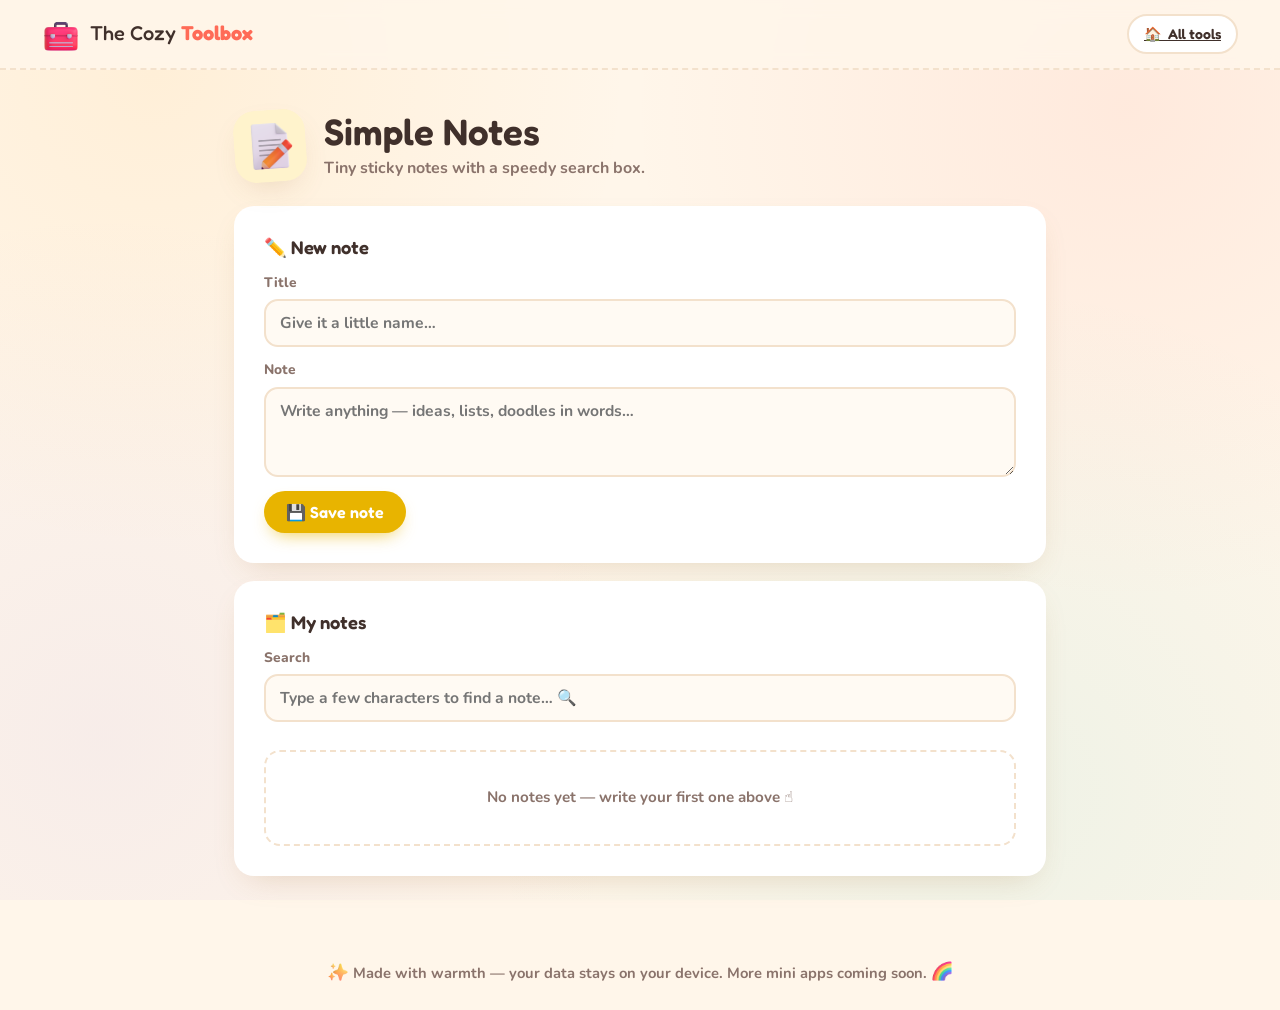
<file: cozy/apps/notes.html>
<!DOCTYPE html>
<html lang="en">
<head>
  <meta charset="UTF-8">
  <meta name="viewport" content="width=device-width, initial-scale=1.0">
  <title>Simple Notes · The Cozy Toolbox</title>
  <meta name="description" content="Tiny sticky notes with a speedy search box.">
  <link rel="icon" type="image/png" href="../assets/img/toolbox.png">
  <link rel="preconnect" href="https://fonts.googleapis.com">
  <link rel="preconnect" href="https://fonts.gstatic.com" crossorigin>
  <link href="https://fonts.googleapis.com/css2?family=Fredoka:wght@400;500;600;700&family=Nunito:wght@400;600;700;800&display=swap" rel="stylesheet">
  <link rel="stylesheet" href="../assets/css/style.css">
</head>
<body class="app-page" data-root=".." style="--accent:#E8B400; --accent-soft:#FFF3CC;">

  <main class="app-shell">
    <div class="app-head">
      <img class="app-head-icon" src="../assets/img/memo.png" alt="">
      <div>
        <h1>Simple Notes</h1>
        <p>Tiny sticky notes with a speedy search box.</p>
      </div>
    </div>

    <section class="panel">
      <h2 id="editor-title">✏️ New note</h2>
      <div class="field" style="margin-bottom:12px;">
        <label for="n-title">Title</label>
        <input id="n-title" class="input" type="text" placeholder="Give it a little name…" maxlength="80">
      </div>
      <div class="field">
        <label for="n-body">Note</label>
        <textarea id="n-body" class="input" placeholder="Write anything — ideas, lists, doodles in words…" maxlength="4000"></textarea>
      </div>
      <div style="display:flex; gap:10px; margin-top:14px; flex-wrap:wrap;">
        <button class="btn" id="save-note">💾 Save note</button>
        <button class="btn btn-ghost" id="cancel-edit" style="display:none;">Cancel edit</button>
      </div>
    </section>

    <section class="panel">
      <h2>🗂️ My notes <span class="hint" id="note-count"></span></h2>
      <div class="field">
        <label for="n-search">Search</label>
        <input id="n-search" class="input" type="search" placeholder="Type a few characters to find a note… 🔍">
      </div>
      <div class="notes-grid" id="notes-grid"></div>
      <div class="empty-state" id="notes-empty">No notes yet — write your first one above ☝️</div>
    </section>
  </main>

  <script src="../assets/js/common.js"></script>
  <script>
    (function () {
      "use strict";
      let notes = CB.store.get("notes:items", []);
      let editingId = null;

      const $title = document.getElementById("n-title");
      const $body = document.getElementById("n-body");
      const $search = document.getElementById("n-search");
      const $grid = document.getElementById("notes-grid");
      const $empty = document.getElementById("notes-empty");

      const save = () => CB.store.set("notes:items", notes);

      /* Another tab edited the notes — adopt its version instead of overwriting it on next save. */
      window.addEventListener("storage", e => {
        if (e.key !== "cozy:notes:items" || e.newValue === null) return;
        notes = CB.store.get("notes:items", []);
        if (editingId && !notes.some(n => n.id === editingId)) editingId = null;
        render();
      });

      function highlight(text, q) {
        const safe = CB.esc(text);
        if (!q) return safe;
        const rx = new RegExp("(" + q.replace(/[.*+?^${}()|[\]\\]/g, "\\$&") + ")", "gi");
        return safe.replace(rx, "<mark>$1</mark>");
      }

      function startNew() {
        editingId = null;
        $title.value = ""; $body.value = "";
        document.getElementById("editor-title").textContent = "✏️ New note";
        document.getElementById("cancel-edit").style.display = "none";
        $title.focus();
      }

      function saveNote() {
        const title = $title.value.trim();
        const body = $body.value.trim();
        if (!title && !body) return CB.toast("Write something first ☝️");
        if (editingId) {
          const n = notes.find(x => x.id === editingId);
          n.title = title || "(untitled)"; n.body = body; n.updated = Date.now();
          CB.toast("Note updated 💫");
        } else {
          notes.unshift({ id: CB.uid(), title: title || "(untitled)", body, updated: Date.now() });
          CB.toast("Note saved 🌟");
        }
        save(); render(); startNew();
      }

      function render() {
        const q = $search.value.trim().toLowerCase();
        const shown = notes.filter(n =>
          !q || (n.title + " " + n.body).toLowerCase().includes(q));
        document.getElementById("note-count").textContent =
          notes.length ? `· ${notes.length} saved` : "";
        $empty.style.display = shown.length ? "none" : "block";

        $grid.innerHTML = shown.map(n => `
          <article class="note-card">
            <h3>${highlight(n.title, q)}</h3>
            ${n.body ? `<p>${highlight(n.body, q)}</p>` : ""}
            <div class="note-meta">
              <span>${CB.fmtDate(n.updated)}</span>
              <span>
                <button class="icon-btn" data-act="edit" data-id="${n.id}" title="Edit" aria-label="Edit note">✏️</button>
                <button class="icon-btn" data-act="del" data-id="${n.id}" title="Delete" aria-label="Delete note">🗑️</button>
              </span>
            </div>
          </article>`).join("");
      }

      $grid.addEventListener("click", e => {
        const btn = e.target.closest("[data-act]");
        if (!btn) return;
        const n = notes.find(x => x.id === btn.dataset.id);
        if (!n) return;
        if (btn.dataset.act === "del") {
          notes = notes.filter(x => x.id !== n.id);
          if (editingId === n.id) startNew();
          save(); render(); CB.toast("Note deleted 🗑️");
        } else {
          editingId = n.id;
          $title.value = n.title === "(untitled)" ? "" : n.title;
          $body.value = n.body;
          document.getElementById("editor-title").textContent = "✏️ Editing note";
          document.getElementById("cancel-edit").style.display = "inline-flex";
          window.scrollTo({ top: 0, behavior: "smooth" });
          $title.focus();
        }
      });

      document.getElementById("save-note").addEventListener("click", saveNote);
      document.getElementById("cancel-edit").addEventListener("click", startNew);
      $search.addEventListener("input", render);
      document.addEventListener("keydown", e => {
        if ((e.ctrlKey || e.metaKey) && e.key === "Enter" && document.activeElement.closest(".panel")) saveNote();
      });

      render();
    })();
  </script>
</body>
</html>
</file>
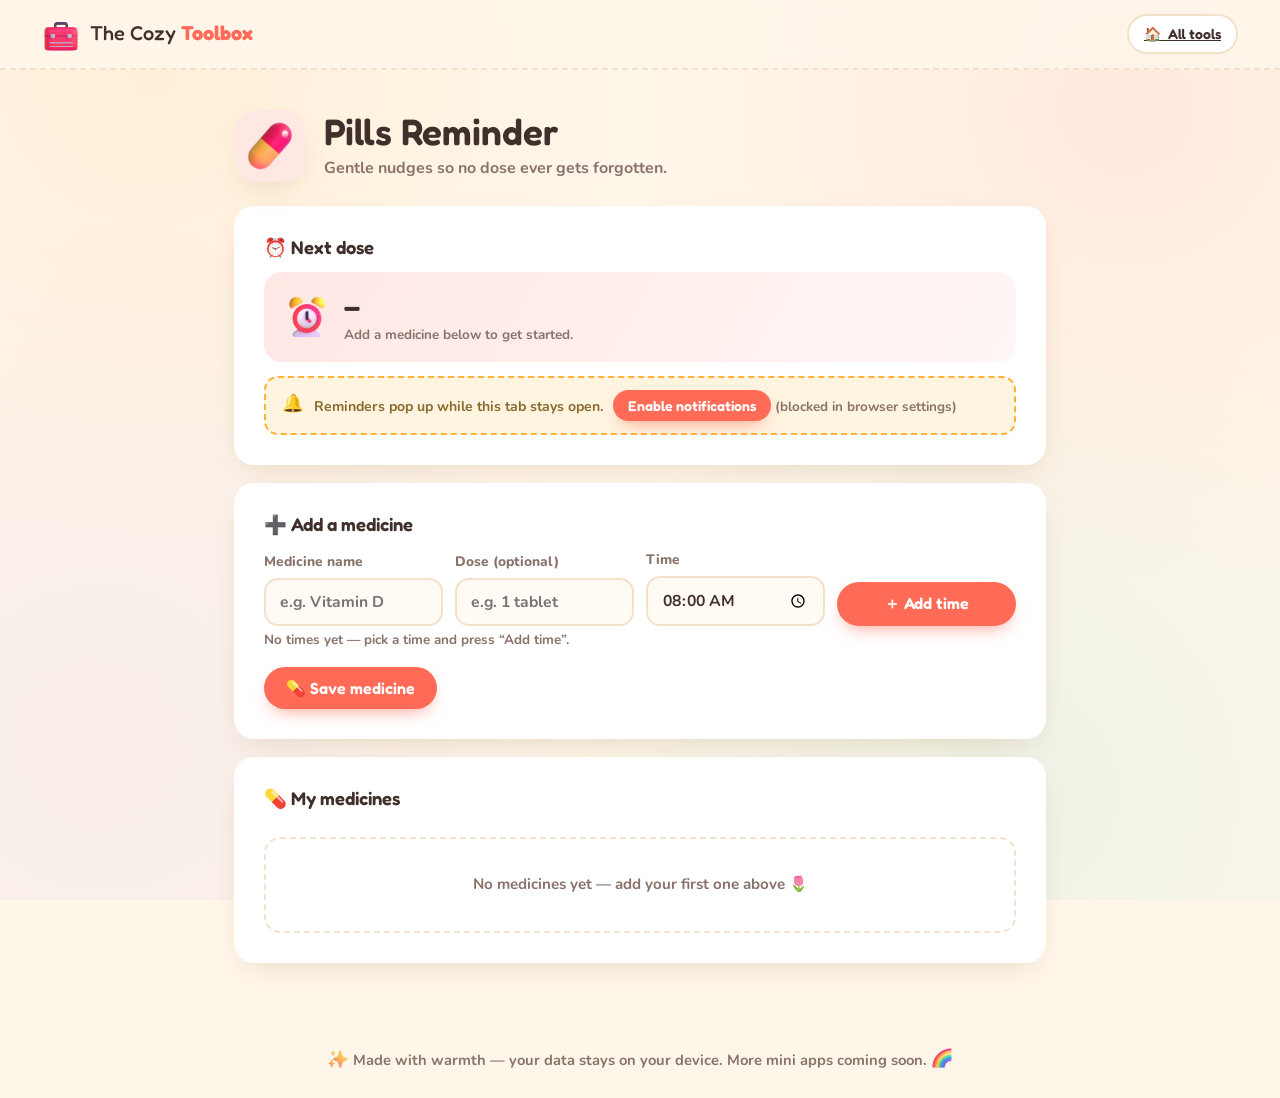
<file: cozy/apps/pills-reminder.html>
<!DOCTYPE html>
<html lang="en">
<head>
  <meta charset="UTF-8">
  <meta name="viewport" content="width=device-width, initial-scale=1.0">
  <title>Pills Reminder · The Cozy Toolbox</title>
  <meta name="description" content="Set daily medicine times and get gentle browser notifications while this page is open.">
  <link rel="icon" type="image/png" href="../assets/img/toolbox.png">
  <link rel="preconnect" href="https://fonts.googleapis.com">
  <link rel="preconnect" href="https://fonts.gstatic.com" crossorigin>
  <link href="https://fonts.googleapis.com/css2?family=Fredoka:wght@400;500;600;700&family=Nunito:wght@400;600;700;800&display=swap" rel="stylesheet">
  <link rel="stylesheet" href="../assets/css/style.css">
</head>
<body class="app-page" data-root=".." style="--accent:#FF6B57; --accent-soft:#FFE7E3;">

  <main class="app-shell">
    <div class="app-head">
      <img class="app-head-icon" src="../assets/img/pill.png" alt="">
      <div>
        <h1>Pills Reminder</h1>
        <p>Gentle nudges so no dose ever gets forgotten.</p>
      </div>
    </div>

    <section class="panel">
      <h2>⏰ Next dose</h2>
      <div class="next-dose-card" id="next-dose">
        <img src="../assets/img/alarm-clock.png" alt="" style="width:46px;height:46px;">
        <div>
          <div class="clock" id="next-dose-time">—</div>
          <div class="hint" id="next-dose-sub">Add a medicine below to get started.</div>
        </div>
      </div>
      <div class="notif-note" id="notif-note">
        <span style="font-size:1.1rem;">🔔</span>
        <span>Reminders pop up while this tab stays open.
          <button class="btn btn-sm" id="notif-btn" style="margin-left:6px;">Enable notifications</button>
          <span class="hint" id="notif-state"></span>
        </span>
      </div>
    </section>

    <section class="panel">
      <h2>➕ Add a medicine</h2>
      <div class="form-row">
        <div class="field">
          <label for="med-name">Medicine name</label>
          <input id="med-name" class="input" type="text" placeholder="e.g. Vitamin D" maxlength="60">
        </div>
        <div class="field">
          <label for="med-dose">Dose (optional)</label>
          <input id="med-dose" class="input" type="text" placeholder="e.g. 1 tablet" maxlength="40">
        </div>
        <div class="field">
          <label for="med-time">Time</label>
          <input id="med-time" class="input" type="time" value="08:00">
        </div>
        <div class="field">
          <label>&nbsp;</label>
          <button class="btn" id="add-time-btn">＋ Add time</button>
        </div>
      </div>
      <div class="med-times" id="pending-times"></div>
      <button class="btn" id="save-med-btn" style="margin-top:16px;">💊 Save medicine</button>
    </section>

    <section class="panel">
      <h2>💊 My medicines <span class="hint" id="med-count"></span></h2>
      <div class="item-list" id="med-list"></div>
      <div class="empty-state" id="med-empty">No medicines yet — add your first one above 🌷</div>
    </section>
  </main>

  <script src="../assets/js/common.js"></script>
  <script>
    (function () {
      "use strict";
      const meds = CB.store.get("pills:meds", []);
      const pendingTimes = [];
      let firedThisSession = new Set();

      const $name = document.getElementById("med-name");
      const $dose = document.getElementById("med-dose");
      const $time = document.getElementById("med-time");
      const $pending = document.getElementById("pending-times");
      const $list = document.getElementById("med-list");
      const $empty = document.getElementById("med-empty");
      const $count = document.getElementById("med-count");

      /* ---------- notification ---------- */
      function notifState() {
        const s = document.getElementById("notif-state");
        if (!("Notification" in window)) {
          s.textContent = " (This browser has no notification support — toasts still work.)";
          document.getElementById("notif-btn").disabled = true;
          return;
        }
        s.textContent = Notification.permission === "granted" ? " ✓ enabled"
          : Notification.permission === "denied" ? " (blocked in browser settings)" : "";
      }
      document.getElementById("notif-btn").addEventListener("click", () => {
        if (!("Notification" in window)) return;
        Notification.requestPermission().then(p => {
          notifState();
          if (p === "granted") { CB.toast("🔔 Notifications enabled!"); new Notification("The Cozy Toolbox", { body: "Pills reminders are on! 🌟" }); }
        });
      });

      function notify(med, timeStr) {
        CB.toast(`💊 Time for ${med.name}${med.dose ? " — " + med.dose : ""}!`);
        CB.confetti(window.innerWidth / 2, window.innerHeight * 0.3, 40);
        if ("Notification" in window && Notification.permission === "granted") {
          try {
            new Notification(`💊 ${med.name}${med.dose ? " · " + med.dose : ""}`, {
              body: `It's ${timeStr} — time for your dose!`,
              tag: "cozy-pill-" + med.id
            });
          } catch (e) { /* some browsers need SW; toast already fired */ }
        }
      }

      /* ---------- due checker (runs while tab is open) ---------- */
      function pad(n) { return String(n).padStart(2, "0"); }
      function checkDue() {
        const now = new Date();
        const key = d => `${d.getFullYear()}-${pad(d.getMonth() + 1)}-${pad(d.getDate())}`;
        meds.forEach(med => {
          if (!med.active) return;
          med.times.forEach(t => {
            const [h, m] = t.split(":").map(Number);
            const due = new Date(now); due.setHours(h, m, 0, 0);
            const stamp = `${med.id}|${key(now)}|${t}`;
            const minsLate = (now - due) / 60000;
            if (firedThisSession.has(stamp)) return;
            if (minsLate >= 0) {
              firedThisSession.add(stamp);
              if (minsLate <= 60) notify(med, t);   // don't spam for long-missed doses
            }
          });
        });
        renderNext();
      }

      /* ---------- next dose card ---------- */
      function renderNext() {
        const now = new Date();
        let best = null;
        meds.filter(m => m.active).forEach(m => m.times.forEach(t => {
          const [h, mi] = t.split(":").map(Number);
          const d = new Date(now); d.setHours(h, mi, 0, 0);
          if (d <= now) d.setDate(d.getDate() + 1);
          if (!best || d < best.d) best = { d, med: m, t };
        }));
        const $t = document.getElementById("next-dose-time");
        const $s = document.getElementById("next-dose-sub");
        if (!best) {
          $t.textContent = "—"; $s.textContent = "Add a medicine below to get started."; return;
        }
        const mins = Math.round((best.d - now) / 60000);
        const inTxt = mins >= 60
          ? `${Math.floor(mins / 60)}h ${mins % 60}m from now`
          : `${mins} min from now`;
        $t.textContent = `${best.t}`;
        $s.textContent = `${best.med.name}${best.med.dose ? " · " + best.med.dose : ""} — ${inTxt}`;
      }

      /* ---------- add form ---------- */
      function renderPending() {
        $pending.innerHTML = pendingTimes.length
          ? pendingTimes.map((t, i) =>
            `<span class="time-chip">🕒 ${t}<button data-i="${i}" title="Remove" aria-label="Remove time ${t}">✕</button></span>`).join("")
          : `<span class="hint">No times yet — pick a time and press “Add time”.</span>`;
      }
      document.getElementById("add-time-btn").addEventListener("click", () => {
        const v = $time.value;
        if (!v) return CB.toast("Pick a time first 🕒");
        if (pendingTimes.includes(v)) return CB.toast("That time is already added 🙂");
        pendingTimes.push(v); pendingTimes.sort();
        renderPending();
      });
      $pending.addEventListener("click", e => {
        const b = e.target.closest("button[data-i]");
        if (!b) return;
        pendingTimes.splice(+b.dataset.i, 1); renderPending();
      });

      document.getElementById("save-med-btn").addEventListener("click", () => {
        const name = $name.value.trim();
        if (!name) return CB.toast("Give the medicine a name 💊");
        if (!pendingTimes.length) return CB.toast("Add at least one time 🕒");
        meds.push({ id: CB.uid(), name, dose: $dose.value.trim(), times: [...pendingTimes], active: true });
        CB.store.set("pills:meds", meds);
        $name.value = ""; $dose.value = "";
        pendingTimes.length = 0; renderPending();
        renderList(); renderNext(); checkDue();
        CB.toast(`💊 ${name} saved — we'll nudge you!`);
      });

      /* ---------- med list ---------- */
      function renderList() {
        $count.textContent = meds.length ? `· ${meds.length} saved` : "";
        $empty.style.display = meds.length ? "none" : "block";
        $list.innerHTML = meds.map(m => `
          <div class="item" style="--accent:#FF6B57">
            <div class="grow">
              <div class="item-title">${CB.esc(m.name)}${m.active ? "" : '<span class="paused-tag">paused</span>'}</div>
              <div class="item-sub">${m.dose ? CB.esc(m.dose) + " · " : ""}${m.times.join(" · ")}</div>
            </div>
            <button class="icon-btn" data-act="toggle" data-id="${m.id}" title="${m.active ? "Pause reminders" : "Resume reminders"}">${m.active ? "⏸️" : "▶️"}</button>
            <button class="icon-btn" data-act="del" data-id="${m.id}" title="Delete" aria-label="Delete ${CB.esc(m.name)}">🗑️</button>
          </div>`).join("");
      }
      $list.addEventListener("click", e => {
        const b = e.target.closest("button[data-act]");
        if (!b) return;
        const idx = meds.findIndex(m => m.id === b.dataset.id);
        if (idx < 0) return;
        if (b.dataset.act === "del") {
          meds.splice(idx, 1);
          CB.toast("Removed 🗑️");
        } else {
          meds[idx].active = !meds[idx].active;
          CB.toast(meds[idx].active ? "▶️ Reminders resumed" : "⏸️ Reminders paused");
        }
        CB.store.set("pills:meds", meds);
        renderList(); renderNext();
      });

      renderPending(); renderList(); notifState(); checkDue();
      setInterval(checkDue, 30000);   // heartbeat while the tab is open
    })();
  </script>
</body>
</html>
</file>
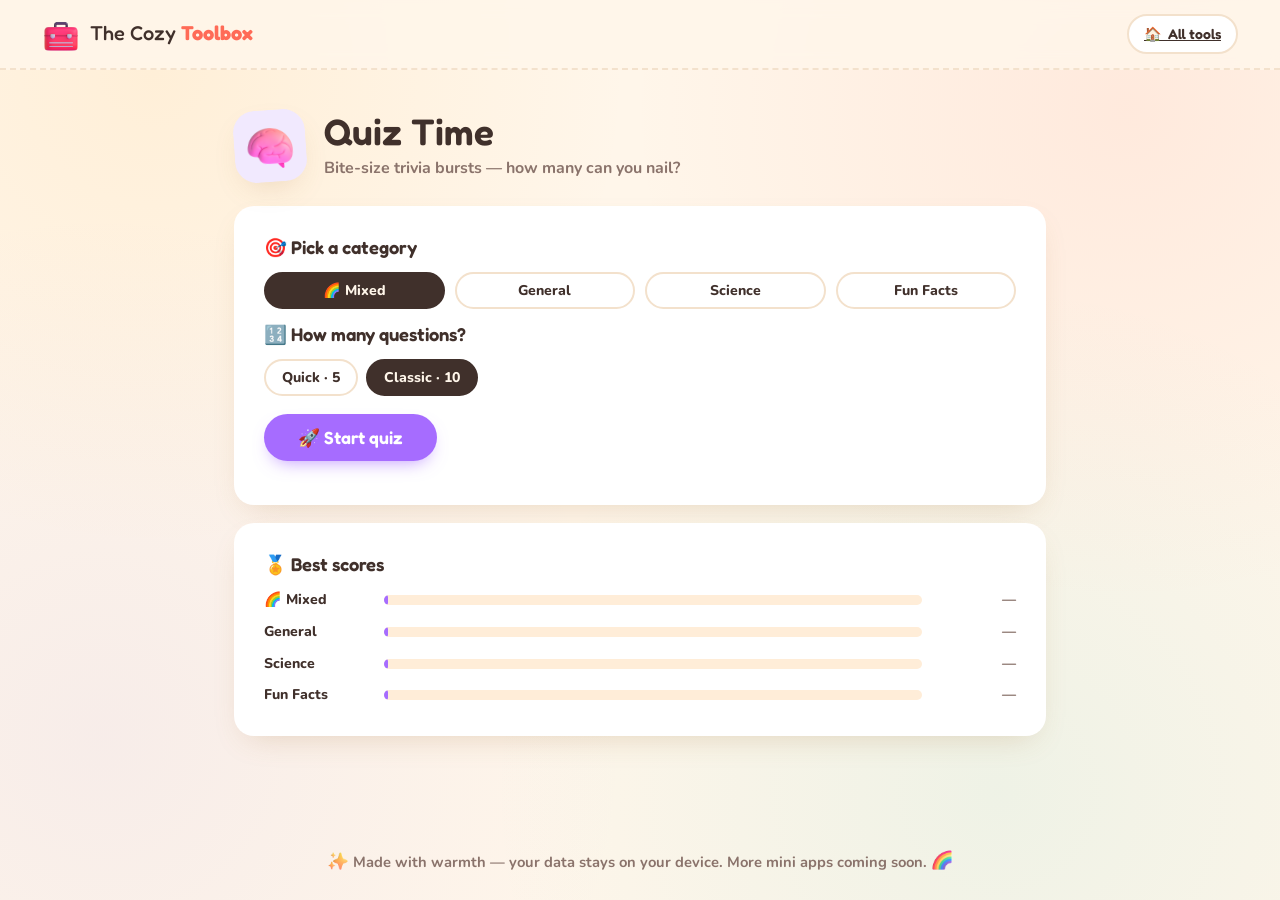
<file: cozy/apps/quiz.html>
<!DOCTYPE html>
<html lang="en">
<head>
  <meta charset="UTF-8">
  <meta name="viewport" content="width=device-width, initial-scale=1.0">
  <title>Quiz Time · The Cozy Toolbox</title>
  <meta name="description" content="Bite-size trivia bursts — General, Science and Fun Facts.">
  <link rel="icon" type="image/png" href="../assets/img/toolbox.png">
  <link rel="preconnect" href="https://fonts.googleapis.com">
  <link rel="preconnect" href="https://fonts.gstatic.com" crossorigin>
  <link href="https://fonts.googleapis.com/css2?family=Fredoka:wght@400;500;600;700&family=Nunito:wght@400;600;700;800&display=swap" rel="stylesheet">
  <link rel="stylesheet" href="../assets/css/style.css">
  <style>
    .screen { display: none; }
    .screen.on { display: block; }
    .score-big { font-family: var(--font-head); font-size: 3rem; font-weight: 700; text-align: center; }
    .cat-grid { display: grid; grid-template-columns: repeat(auto-fit, minmax(120px, 1fr)); gap: 10px; margin: 14px 0; }
  </style>
</head>
<body class="app-page" data-root=".." style="--accent:#A66CFF; --accent-soft:#F1E9FE;">

  <main class="app-shell">
    <div class="app-head">
      <img class="app-head-icon" src="../assets/img/brain.png" alt="">
      <div>
        <h1>Quiz Time</h1>
        <p>Bite-size trivia bursts — how many can you nail?</p>
      </div>
    </div>

    <section class="panel">
      <!-- setup -->
      <div class="screen on" id="scr-setup">
        <h2>🎯 Pick a category</h2>
        <div class="cat-grid" id="cat-pick"></div>
        <h2>🔢 How many questions?</h2>
        <div class="chips" id="count-pick" style="margin:10px 0 18px;">
          <button class="chip" data-n="5">Quick · 5</button>
          <button class="chip active" data-n="10">Classic · 10</button>
        </div>
        <button class="btn" id="start-btn" style="font-size:1.1rem; padding:13px 34px;">🚀 Start quiz</button>
        <p class="hint" id="best-line" style="margin-top:14px;"></p>
      </div>

      <!-- game -->
      <div class="screen" id="scr-game">
        <div style="display:flex; justify-content:space-between; align-items:center; margin-bottom:8px;">
          <span class="hint" id="q-pos">Question 1 / 10</span>
          <span class="hint" id="q-score">Score 0</span>
        </div>
        <div class="q-progress"><div class="bar-fill" id="q-bar" style="width:0%"></div></div>
        <div class="q-question" id="q-question"></div>
        <div class="q-opts" id="q-opts"></div>
        <div class="q-feedback" id="q-feedback"></div>
        <button class="btn" id="next-btn" style="display:none; margin-top:10px;">Next →</button>
      </div>

      <!-- end -->
      <div class="screen" id="scr-end">
        <div class="score-big" id="end-score">8 / 10</div>
        <p style="text-align:center; font-weight:800; font-size:1.1rem;" id="end-msg"></p>
        <div style="display:flex; gap:10px; justify-content:center; margin-top:18px; flex-wrap:wrap;">
          <button class="btn" id="again-btn">🔁 Play again</button>
          <button class="btn btn-ghost" id="menu-btn">🏠 Change category</button>
        </div>
      </div>
    </section>

    <section class="panel">
      <h2>🏅 Best scores</h2>
      <div class="cat-breakdown" id="best-list"></div>
    </section>
  </main>

  <script src="../assets/js/common.js"></script>
  <script>
    (function () {
      "use strict";
      const BANK = [
        // General
        { c: "General", q: "How many continents are there on Earth?", a: ["7", "5", "6", "8"], k: 0 },
        { c: "General", q: "What is the capital of Japan?", a: ["Tokyo", "Kyoto", "Osaka", "Seoul"], k: 0 },
        { c: "General", q: "Which ocean is the largest?", a: ["Pacific", "Atlantic", "Indian", "Arctic"], k: 0 },
        { c: "General", q: "Who painted the Mona Lisa?", a: ["Leonardo da Vinci", "Pablo Picasso", "Vincent van Gogh", "Claude Monet"], k: 0 },
        { c: "General", q: "Which country has the largest population as of 2023?", a: ["India", "China", "United States", "Indonesia"], k: 0 },
        { c: "General", q: "How many sides does a hexagon have?", a: ["6", "5", "7", "8"], k: 0 },
        { c: "General", q: "Which language has the most native speakers?", a: ["Mandarin Chinese", "English", "Spanish", "Hindi"], k: 0 },
        { c: "General", q: "Which sport uses a bat, a ball and wickets?", a: ["Cricket", "Baseball", "Hockey", "Polo"], k: 0 },
        { c: "General", q: "What is the smallest country in the world?", a: ["Vatican City", "Monaco", "Nauru", "San Marino"], k: 0 },
        { c: "General", q: "How many minutes are there in a full day?", a: ["1,440", "1,200", "1,860", "2,400"], k: 0 },
        { c: "General", q: "Which mountain is the tallest above sea level?", a: ["Mount Everest", "K2", "Kangchenjunga", "Denali"], k: 0 },
        { c: "General", q: "Which festival is known as the Festival of Lights?", a: ["Diwali", "Hanukkah", "Eid al-Fitr", "Lunar New Year"], k: 0 },
        { c: "General", q: "How many colors are in a traditional rainbow?", a: ["7", "5", "6", "9"], k: 0 },
        { c: "General", q: "Which country gifted the Statue of Liberty to the USA?", a: ["France", "United Kingdom", "Spain", "Italy"], k: 0 },
        // Science
        { c: "Science", q: "Which planet is known as the Red Planet?", a: ["Mars", "Venus", "Jupiter", "Mercury"], k: 0 },
        { c: "Science", q: "Which gas do plants absorb from the air?", a: ["Carbon dioxide", "Oxygen", "Nitrogen", "Hydrogen"], k: 0 },
        { c: "Science", q: "Roughly how fast is the speed of light?", a: ["300,000 km per second", "30,000 km per second", "3,000 km per second", "3 million km per second"], k: 0 },
        { c: "Science", q: "What everyday liquid is H₂O?", a: ["Water", "Salt", "Sugar", "Vinegar"], k: 0 },
        { c: "Science", q: "What is the largest planet in our solar system?", a: ["Jupiter", "Saturn", "Neptune", "Earth"], k: 0 },
        { c: "Science", q: "How many bones are in the adult human body?", a: ["206", "180", "230", "256"], k: 0 },
        { c: "Science", q: "Which force keeps us on the ground?", a: ["Gravity", "Magnetism", "Friction", "Tension"], k: 0 },
        { c: "Science", q: "What is the chemical symbol for gold?", a: ["Au", "Ag", "Go", "Gd"], k: 0 },
        { c: "Science", q: "Which planet has the most prominent rings?", a: ["Saturn", "Uranus", "Jupiter", "Neptune"], k: 0 },
        { c: "Science", q: "What do bees collect to make honey?", a: ["Nectar", "Pollen grains only", "Dew", "Sap"], k: 0 },
        { c: "Science", q: "What is the hardest natural substance?", a: ["Diamond", "Quartz", "Steel", "Granite"], k: 0 },
        { c: "Science", q: "How many legs does a spider have?", a: ["8", "6", "10", "12"], k: 0 },
        { c: "Science", q: "What does the Richter scale measure?", a: ["Earthquakes", "Wind speed", "Temperature", "Rainfall"], k: 0 },
        { c: "Science", q: "Which organ pumps blood around the body?", a: ["Heart", "Lungs", "Liver", "Kidneys"], k: 0 },
        // Fun Facts
        { c: "Fun Facts", q: "What is the largest desert on Earth?", a: ["The Antarctic Desert", "The Sahara", "The Gobi", "The Arabian"], k: 0 },
        { c: "Fun Facts", q: "Roughly how long is a giraffe's tongue?", a: ["About 50 cm", "About 10 cm", "About 1 m", "About 5 cm"], k: 0 },
        { c: "Fun Facts", q: "Which mammal can truly fly?", a: ["Bat", "Flying squirrel", "Colugo", "Sugar glider"], k: 0 },
        { c: "Fun Facts", q: "Botanically speaking, bananas are…", a: ["Berries", "Nuts", "Vegetables", "Drupes"], k: 0 },
        { c: "Fun Facts", q: "How many hearts does an octopus have?", a: ["3", "1", "2", "8"], k: 0 },
        { c: "Fun Facts", q: "Which country invented paper?", a: ["China", "Egypt", "Greece", "India"], k: 0 },
        { c: "Fun Facts", q: "Properly stored honey never…", a: ["Spoils", "Crystallizes", "Smells sweet", "Dissolves"], k: 0 },
        { c: "Fun Facts", q: "A group of flamingos is called a…", a: ["Flamboyance", "Flock of pink", "Parade", "Bloom"], k: 0 },
        { c: "Fun Facts", q: "Which fruit wears its seeds on the outside?", a: ["Strawberry", "Kiwi", "Pomegranate", "Plum"], k: 0 },
        { c: "Fun Facts", q: "What color is a polar bear's skin?", a: ["Black", "White", "Pink", "Gray"], k: 0 },
        { c: "Fun Facts", q: "How many noses does a slug have?", a: ["4", "1", "2", "0"], k: 0 },
        { c: "Fun Facts", q: "Which mammal famously can't jump?", a: ["Elephant", "Hippo", "Rhino", "Sloth"], k: 0 },
        { c: "Fun Facts", q: "In summer the Eiffel Tower can grow about…", a: ["15 cm taller", "1 m taller", "5 cm shorter", "It never changes"], k: 0 }
      ];
      const CATS = ["Mixed", "General", "Science", "Fun Facts"];

      let pool = [], qIndex = 0, score = 0, answered = false;
      let chosenCat = "Mixed", chosenN = 10;

      const $ = id => document.getElementById(id);
      const show = id => CB.$$(".screen").forEach(s => s.classList.toggle("on", s.id === id));

      const shuffle = arr => { const a = [...arr]; for (let i = a.length - 1; i > 0; i--) { const j = Math.floor(Math.random() * (i + 1)); [a[i], a[j]] = [a[j], a[i]]; } return a; };

      /* Bests are stored per category AND per quiz length as {s, of}, so a 5-question
         run never shows as "5/10" and comparisons only happen between equal runs.
         Legacy plain-number values (always 10-question) are migrated on read. */
      function bestKey() { return "quiz:best:" + chosenCat + ":" + chosenN; }
      function bestVal() {
        const b = CB.store.get(bestKey(), null);
        if (b === null) return null;
        if (typeof b === "number") return { s: b, of: 10 }; // pre-fix format
        return (typeof b === "object" && Number.isFinite(b.s) && Number.isFinite(b.of) && b.of > 0) ? b : null;
      }

      function paintSetup() {
        $("best-line").textContent = bestVal() !== null
          ? `🏅 Your best in ${chosenCat} (${chosenN} questions): ${bestVal().s} / ${bestVal().of}` : "";
        $("best-list").innerHTML = CATS.map(c => {
          const b = CB.store.get("quiz:best:" + c + ":" + chosenN, null);
          const shown = (b !== null && typeof b === "number") ? { s: b, of: 10 } : b;
          return `<div class="cat-row"><span>${c === "Mixed" ? "🌈 " + c : c}</span>
            <div class="bar-track"><div class="bar-fill" style="width:${shown === null ? 0 : Math.min(100, shown.s / shown.of * 100)}%"></div></div>
            <span class="amt">${shown === null ? "—" : shown.s + "/" + shown.of}</span></div>`;
        }).join("");
      }

      function start() {
        const src = chosenCat === "Mixed" ? BANK : BANK.filter(q => q.c === chosenCat);
        pool = shuffle(src).slice(0, Math.min(chosenN, src.length)).map(q => {
          const opts = shuffle(q.a.map((t, i) => ({ t, correct: i === q.k })));
          return { q: q.q, opts };
        });
        qIndex = 0; score = 0;
        show("scr-game");
        renderQ();
      }

      function renderQ() {
        answered = false;
        const item = pool[qIndex];
        $("q-pos").textContent = `Question ${qIndex + 1} / ${pool.length}`;
        $("q-score").textContent = `Score ${score}`;
        $("q-bar").style.width = (qIndex / pool.length * 100) + "%";
        $("q-question").textContent = item.q;
        $("q-feedback").textContent = ""; $("q-feedback").className = "q-feedback";
        $("next-btn").style.display = "none";
        $("q-opts").innerHTML = item.opts.map((o, i) =>
          `<button class="q-opt" data-i="${i}"><span class="q-key">${"ABCD"[i]}</span>${CB.esc(o.t)}</button>`).join("");
      }

      $("q-opts").addEventListener("click", e => {
        const btn = e.target.closest(".q-opt");
        if (!btn || answered) return;
        answered = true;
        const item = pool[qIndex];
        const pick = +btn.dataset.i;
        const correct = item.opts[pick].correct;
        CB.$$(".q-opt").forEach((b, i) => {
          b.disabled = true;
          if (item.opts[i].correct) b.classList.add("correct");
        });
        const fb = $("q-feedback");
        if (correct) {
          score++;
          fb.textContent = "✅ Correct! Lovely work."; fb.classList.add("good");
          CB.confetti(window.innerWidth / 2, window.innerHeight * 0.35, 30);
        } else {
          btn.classList.add("wrong");
          fb.textContent = "❌ Not quite — the green one is right."; fb.classList.add("bad");
        }
        $("q-score").textContent = `Score ${score}`;
        $("next-btn").style.display = "inline-flex";
        $("next-btn").textContent = qIndex + 1 >= pool.length ? "See results 🏁" : "Next →";
      });

      $("next-btn").addEventListener("click", () => {
        qIndex++;
        if (qIndex < pool.length) { renderQ(); return; }
        finish();
      });

      function finish() {
        $("q-bar").style.width = "100%";
        $("end-score").textContent = `${score} / ${pool.length}`;
        const pct = score / pool.length;
        $("end-msg").textContent =
          pct === 1 ? "Perfect score! Absolute superstar! 🌟"
            : pct >= 0.7 ? "Brilliant! Your brain is toasty warm 🧠🔥"
              : pct >= 0.4 ? "Nice effort — a little more sparkle next time ✨"
                : "Warm-up round done — try again! 💪";
        const best = bestVal();
        if (best === null || (best.of === pool.length && score > best.s)) {
          CB.store.set(bestKey(), { s: score, of: pool.length });
          CB.toast("🏆 New best score!");
        }
        if (pct >= 0.7) CB.confetti(window.innerWidth / 2, window.innerHeight * 0.3, 120);
        paintSetup();
        show("scr-end");
      }

      /* setup UI */
      $("cat-pick").innerHTML = CATS.map((c, i) =>
        `<button class="chip${i === 0 ? " active" : ""}" data-cat="${c}">${c === "Mixed" ? "🌈 " + c : c}</button>`).join("");
      $("cat-pick").addEventListener("click", e => {
        const chip = e.target.closest(".chip"); if (!chip) return;
        chosenCat = chip.dataset.cat;
        CB.$$(".chip", $("cat-pick")).forEach(x => x.classList.toggle("active", x === chip));
        paintSetup();
      });
      $("count-pick").addEventListener("click", e => {
        const chip = e.target.closest(".chip"); if (!chip) return;
        chosenN = +chip.dataset.n;
        CB.$$(".chip", $("count-pick")).forEach(x => x.classList.toggle("active", x === chip));
        paintSetup();
      });
      $("start-btn").addEventListener("click", start);
      $("again-btn").addEventListener("click", start);
      $("menu-btn").addEventListener("click", () => { show("scr-setup"); paintSetup(); });

      paintSetup();
    })();
  </script>
</body>
</html>
</file>
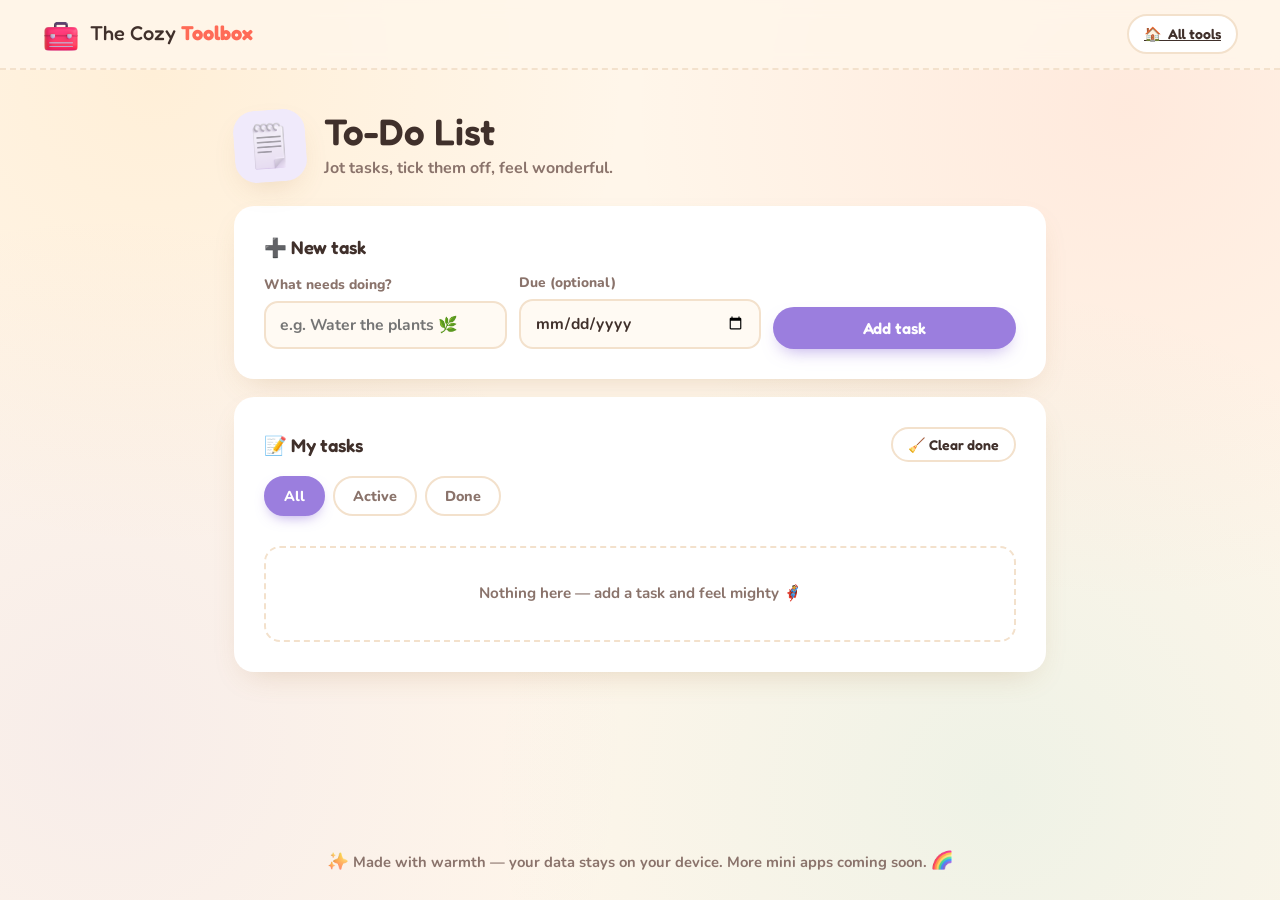
<file: cozy/apps/todo.html>
<!DOCTYPE html>
<html lang="en">
<head>
  <meta charset="UTF-8">
  <meta name="viewport" content="width=device-width, initial-scale=1.0">
  <title>To-Do List · The Cozy Toolbox</title>
  <meta name="description" content="Jot tasks, tick them off, feel wonderful.">
  <link rel="icon" type="image/png" href="../assets/img/toolbox.png">
  <link rel="preconnect" href="https://fonts.googleapis.com">
  <link rel="preconnect" href="https://fonts.gstatic.com" crossorigin>
  <link href="https://fonts.googleapis.com/css2?family=Fredoka:wght@400;500;600;700&family=Nunito:wght@400;600;700;800&display=swap" rel="stylesheet">
  <link rel="stylesheet" href="../assets/css/style.css">
  <style>
    .due-soon { color: #e04b38 !important; }
    .edit-input { flex: 1; min-width: 0; }
  </style>
</head>
<body class="app-page" data-root=".." style="--accent:#9B7EDE; --accent-soft:#F0EAFB;">

  <main class="app-shell">
    <div class="app-head">
      <img class="app-head-icon" src="../assets/img/notepad.png" alt="">
      <div>
        <h1>To-Do List</h1>
        <p>Jot tasks, tick them off, feel wonderful.</p>
      </div>
    </div>

    <section class="panel">
      <h2>➕ New task</h2>
      <div class="form-row">
        <div class="field" style="flex:1;">
          <label for="task-text">What needs doing?</label>
          <input id="task-text" class="input" type="text" placeholder="e.g. Water the plants 🌿" maxlength="140">
        </div>
        <div class="field">
          <label for="task-due">Due (optional)</label>
          <input id="task-due" class="input" type="date">
        </div>
        <div class="field">
          <label>&nbsp;</label>
          <button class="btn" id="add-btn">Add task</button>
        </div>
      </div>
    </section>

    <section class="panel">
      <h2>📝 My tasks <span class="hint" id="task-count"></span>
        <button class="btn btn-ghost btn-sm" id="clear-done" style="margin-left:auto;">🧹 Clear done</button>
      </h2>
      <div class="tabs" id="filters">
        <button class="tab active" data-f="all">All</button>
        <button class="tab" data-f="active">Active</button>
        <button class="tab" data-f="done">Done</button>
      </div>
      <div class="item-list" id="task-list"></div>
      <div class="empty-state" id="task-empty">Nothing here — add a task and feel mighty 🦸</div>
    </section>
  </main>

  <script src="../assets/js/common.js"></script>
  <script>
    (function () {
      "use strict";
      let items = CB.store.get("todo:items", []);
      let filter = "all";

      const $text = document.getElementById("task-text");
      const $due = document.getElementById("task-due");
      const $list = document.getElementById("task-list");
      const $empty = document.getElementById("task-empty");
      const $count = document.getElementById("task-count");

      const save = () => CB.store.set("todo:items", items);
      /* Local date, not UTC — keeps "overdue" and "today" in the same timezone as dueLabel(). */
      const todayStr = () => {
        const d = new Date();
        return d.getFullYear() + "-" + String(d.getMonth() + 1).padStart(2, "0") + "-" + String(d.getDate()).padStart(2, "0");
      };

      /* Another tab edited the list — adopt its version instead of overwriting it on next save. */
      window.addEventListener("storage", e => {
        if (e.key !== "cozy:todo:items" || e.newValue === null) return;
        items = CB.store.get("todo:items", []);
        render();
      });

      function dueLabel(due) {
        if (!due) return "";
        const t = new Date() ; t.setHours(0, 0, 0, 0);
        const d = new Date(due + "T00:00:00");
        const diff = Math.round((d - t) / 86400000);
        const nice = d.toLocaleDateString(undefined, { weekday: "short", month: "short", day: "numeric" });
        if (diff === 0) return "📅 today";
        if (diff === 1) return "📅 tomorrow";
        if (diff < 0) return `⏰ overdue — was ${nice}`;
        return `📅 ${nice}`;
      }
      function isOverdue(it) { return !it.done && it.due && it.due < todayStr(); }

      function add() {
        const text = $text.value.trim();
        if (!text) return CB.toast("Write a task first ✍️");
        items.unshift({ id: CB.uid(), text, due: $due.value || "", done: false, created: Date.now() });
        save();
        $text.value = "";
        render();
        if (items.length === 1) CB.confetti(window.innerWidth / 2, 160, 30);
      }

      function startEdit(itemEl, item) {
        const titleEl = itemEl.querySelector(".item-title");
        const input = document.createElement("input");
        input.className = "input edit-input";
        input.value = item.text;
        input.setAttribute("aria-label", "Edit task");
        titleEl.replaceWith(input);
        input.focus(); input.select();
        const commit = () => {
          const v = input.value.trim();
          if (v) item.text = v;
          save(); render();
        };
        input.addEventListener("keydown", e => {
          if (e.key === "Enter") commit();
          if (e.key === "Escape") render();
        });
        input.addEventListener("blur", commit);
      }

      function render() {
        const shown = items.filter(i =>
          filter === "all" ? true : filter === "done" ? i.done : !i.done);
        const doneN = items.filter(i => i.done).length;
        $count.textContent = items.length ? `· ${doneN}/${items.length} done` : "";
        $empty.style.display = shown.length ? "none" : "block";

        $list.innerHTML = shown.map(i => `
          <div class="item${i.done ? " done" : ""}" data-id="${i.id}">
            <input type="checkbox" class="check" data-act="toggle" ${i.done ? "checked" : ""} aria-label="Toggle task">
            <div class="grow">
              <div class="item-title">${CB.esc(i.text)}</div>
              ${i.due ? `<div class="item-sub${isOverdue(i) ? " due-soon" : ""}">${dueLabel(i.due)}</div>` : ""}
            </div>
            <button class="icon-btn" data-act="edit" title="Edit">✏️</button>
            <button class="icon-btn" data-act="del" title="Delete" aria-label="Delete task">🗑️</button>
          </div>`).join("");
      }

      $list.addEventListener("click", e => {
        const btn = e.target.closest("[data-act]");
        if (!btn) return;
        const row = btn.closest(".item");
        const item = items.find(i => i.id === row.dataset.id);
        if (!item) return;
        const act = btn.dataset.act;
        if (act === "toggle") {
          item.done = !item.done;
          if (item.done && items.every(i => i.done) && items.length > 1) {
            CB.confetti(window.innerWidth / 2, window.innerHeight * 0.3, 70);
            CB.toast("🎉 Everything done — legend!");
          } else if (item.done) {
            CB.toast("✅ Nice one!");
          }
        } else if (act === "del") {
          items.splice(items.indexOf(item), 1);
          CB.toast("Deleted 🗑️");
        } else if (act === "edit") {
          startEdit(row, item);
          return;
        }
        save(); render();
      });

      document.getElementById("add-btn").addEventListener("click", add);
      $text.addEventListener("keydown", e => { if (e.key === "Enter") add(); });
      document.getElementById("clear-done").addEventListener("click", () => {
        const n = items.filter(i => i.done).length;
        if (!n) return CB.toast("No finished tasks to sweep 🧹");
        items = items.filter(i => !i.done);
        save(); render(); CB.toast(`Swept ${n} finished task${n > 1 ? "s" : ""} ✨`);
      });
      document.getElementById("filters").addEventListener("click", e => {
        const t = e.target.closest(".tab"); if (!t) return;
        filter = t.dataset.f;
        CB.$$(".tab", document.getElementById("filters")).forEach(x => x.classList.toggle("active", x === t));
        render();
      });

      render();
    })();
  </script>
</body>
</html>
</file>
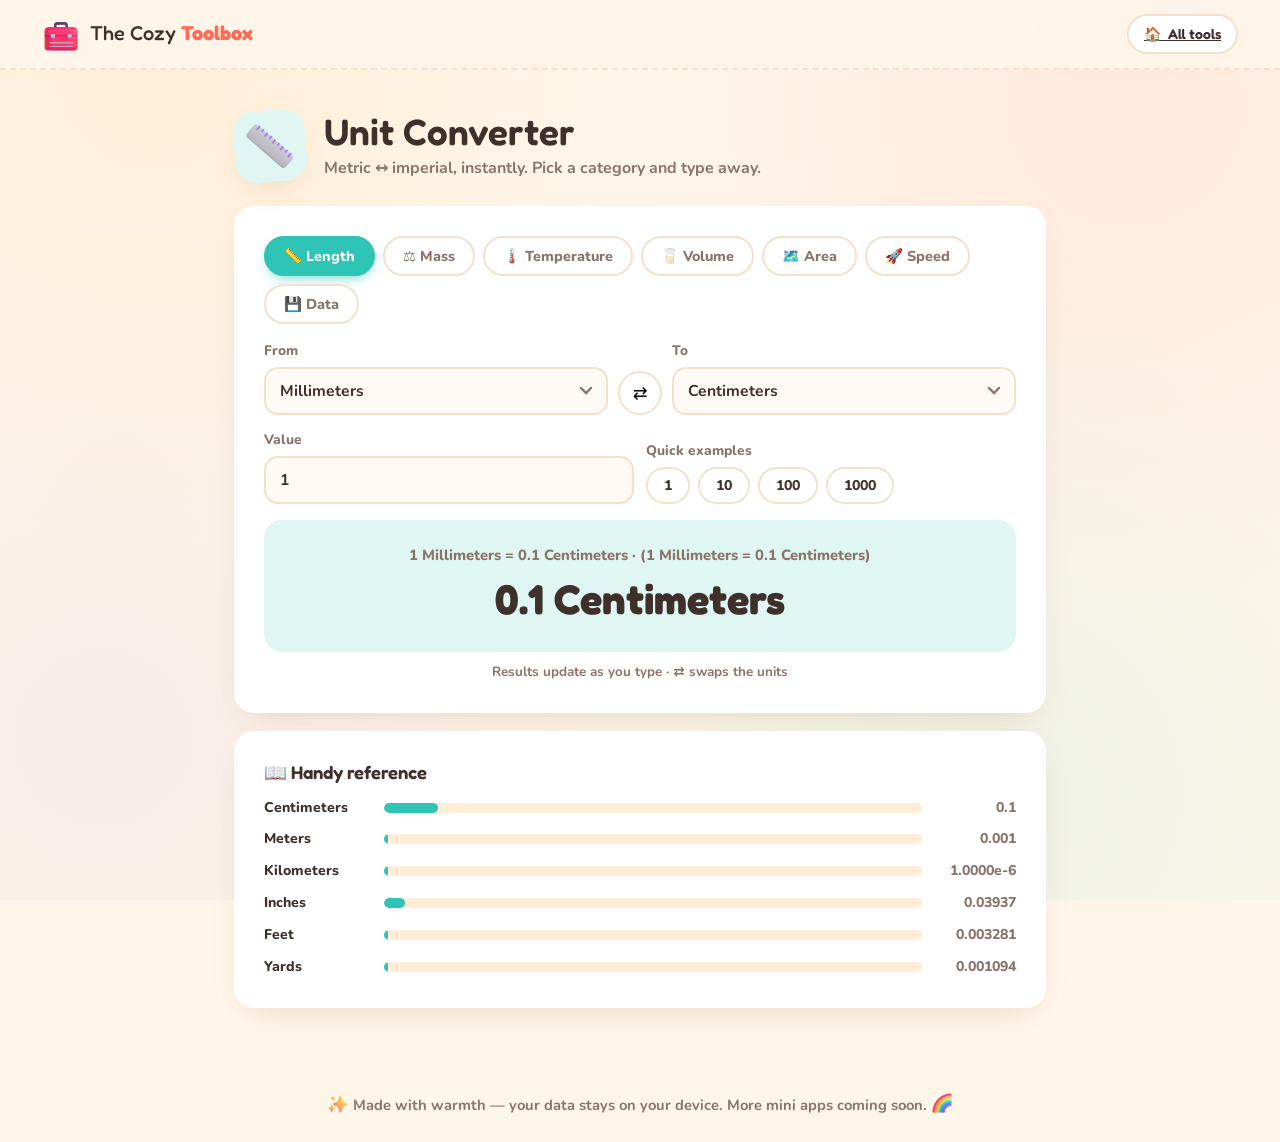
<file: cozy/apps/unit-converter.html>
<!DOCTYPE html>
<html lang="en">
<head>
  <meta charset="UTF-8">
  <meta name="viewport" content="width=device-width, initial-scale=1.0">
  <title>Unit Converter · The Cozy Toolbox</title>
  <meta name="description" content="Convert length, mass, temperature, volume, area, speed and data units instantly.">
  <link rel="icon" type="image/png" href="../assets/img/toolbox.png">
  <link rel="preconnect" href="https://fonts.googleapis.com">
  <link rel="preconnect" href="https://fonts.gstatic.com" crossorigin>
  <link href="https://fonts.googleapis.com/css2?family=Fredoka:wght@400;500;600;700&family=Nunito:wght@400;600;700;800&display=swap" rel="stylesheet">
  <link rel="stylesheet" href="../assets/css/style.css">
</head>
<body class="app-page" data-root=".." style="--accent:#2EC4B6; --accent-soft:#DFF6F3;">

  <main class="app-shell">
    <div class="app-head">
      <img class="app-head-icon" src="../assets/img/ruler.png" alt="">
      <div>
        <h1>Unit Converter</h1>
        <p>Metric ↔ imperial, instantly. Pick a category and type away.</p>
      </div>
    </div>

    <section class="panel">
      <div class="tabs" id="cat-tabs"></div>

      <div class="form-row" style="grid-template-columns: 1fr auto 1fr; gap:10px;">
        <div class="field">
          <label for="from-unit">From</label>
          <select id="from-unit" class="select"></select>
        </div>
        <button class="swap-btn" id="swap" title="Swap units" style="margin-top:auto;">⇄</button>
        <div class="field">
          <label for="to-unit">To</label>
          <select id="to-unit" class="select"></select>
        </div>
      </div>

      <div class="form-row" style="margin-top:14px;">
        <div class="field">
          <label for="from-val">Value</label>
          <input id="from-val" class="input" type="number" step="any" value="1" inputmode="decimal">
        </div>
        <div class="field">
          <label>Quick examples</label>
          <div class="chips" id="quick-chips"></div>
        </div>
      </div>

      <div class="result-box">
        <div class="sub" id="result-readout">1 Meter = 0.000621371 Miles</div>
        <div class="big" id="result-big">0.000621371</div>
      </div>
      <p class="hint" style="margin-top:10px; text-align:center;">Results update as you type · ⇄ swaps the units</p>
    </section>

    <section class="panel">
      <h2>📖 Handy reference</h2>
      <div class="cat-breakdown" id="ref-list"></div>
    </section>
  </main>

  <script src="../assets/js/common.js"></script>
  <script>
    (function () {
      "use strict";

      const CATS = {
        "Length": { emoji: "📏", units: { "Millimeters": 0.001, "Centimeters": 0.01, "Meters": 1, "Kilometers": 1000, "Inches": 0.0254, "Feet": 0.3048, "Yards": 0.9144, "Miles": 1609.344 }, base: "Meters", samples: [1, 10, 100, 1000] },
        "Mass": { emoji: "⚖️", units: { "Milligrams": 1e-6, "Grams": 0.001, "Kilograms": 1, "Tonnes": 1000, "Ounces": 0.028349523125, "Pounds": 0.45359237, "Stones": 6.35029318 }, base: "Kilograms", samples: [1, 10, 50, 100] },
        "Temperature": { emoji: "🌡️", special: true, units: ["Celsius", "Fahrenheit", "Kelvin"], samples: [0, 20, 37, 100] },
        "Volume": { emoji: "🥛", units: { "Milliliters": 0.001, "Liters": 1, "Cubic meters": 1000, "Teaspoons (US)": 0.00492892159, "Tablespoons (US)": 0.0147867648, "Fluid ounces (US)": 0.0295735296, "Cups (US)": 0.2365882365, "Pints (US)": 0.473176473, "Quarts (US)": 0.946352946, "Gallons (US)": 3.785411784 }, base: "Liters", samples: [1, 4, 250, 1000] },
        "Area": { emoji: "🗺️", units: { "Square centimeters": 1e-4, "Square meters": 1, "Square kilometers": 1e6, "Square feet": 0.09290304, "Square yards": 0.83612736, "Square miles": 2589988.110336, "Acres": 4046.8564224, "Hectares": 10000 }, base: "Square meters", samples: [1, 100, 10000, 1000000] },
        "Speed": { emoji: "🚀", units: { "Meters/second": 1, "Kilometers/hour": 1 / 3.6, "Miles/hour": 0.44704, "Knots": 0.514444, "Feet/second": 0.3048 }, base: "Meters/second", samples: [1, 10, 60, 100] },
        "Data": { emoji: "💾", units: { "Bits": 0.125, "Bytes": 1, "Kilobytes (1000 B)": 1e3, "Megabytes (1000 KB)": 1e6, "Gigabytes (1000 MB)": 1e9, "Terabytes (1000 GB)": 1e12, "Kibibytes (1024 B)": 1024, "Mebibytes (1024 KiB)": 1048576, "Gibibytes (1024 MiB)": 1073741824 }, base: "Bytes", samples: [1, 1024, 1e6, 1e9] }
      };

      /* temperature helpers — to/from Celsius as pivot */
      const toC = { Celsius: v => v, Fahrenheit: v => (v - 32) * 5 / 9, Kelvin: v => v - 273.15 };
      const fromC = { Celsius: v => v, Fahrenheit: v => v * 9 / 5 + 32, Kelvin: v => v + 273.15 };

      const tabsBox = document.getElementById("cat-tabs");
      const fromUnit = document.getElementById("from-unit");
      const toUnit = document.getElementById("to-unit");
      const fromVal = document.getElementById("from-val");
      const big = document.getElementById("result-big");
      const readout = document.getElementById("result-readout");
      const refList = document.getElementById("ref-list");
      const quickChips = document.getElementById("quick-chips");

      let cat = "Length";

      function unitsOf(c) { return Object.keys(CATS[c].units); }

      function fillTabs() {
        tabsBox.innerHTML = Object.keys(CATS).map(c =>
          `<button class="tab${c === cat ? " active" : ""}" data-cat="${c}">${CATS[c].emoji} ${c}</button>`).join("");
      }

      function fillUnits(keep) {
        const opts = unitsOf(cat).map(u => `<option value="${u}">${u}</option>`).join("");
        fromUnit.innerHTML = opts;
        toUnit.innerHTML = opts;
        const us = unitsOf(cat);
        if (cat === "Temperature") { fromUnit.value = "Celsius"; toUnit.value = "Fahrenheit"; }
        else if (keep && us.includes(keep.from) && us.includes(keep.to)) { fromUnit.value = keep.from; toUnit.value = keep.to; }
        else { fromUnit.value = us[0]; toUnit.value = us[1] || us[0]; }
      }

      function convert(v, from, to) {
        if (CATS[cat].special) {
          if (from === to) return v;
          return fromC[to](toC[from](v));
        }
        return v * CATS[cat].units[from] / CATS[cat].units[to];
      }

      function fmt(x) {
        if (!isFinite(x)) return "—";
        if (x !== 0 && (Math.abs(x) < 1e-4 || Math.abs(x) >= 1e9)) return x.toExponential(4);
        return Number(x.toPrecision(9)).toLocaleString(undefined, { maximumFractionDigits: 6 });
      }

      function update() {
        const v = parseFloat(fromVal.value);
        const from = fromUnit.value, to = toUnit.value;
        const eq = (from === to);
        const one = convert(1, from, to);
        if (isNaN(v)) {
          big.textContent = "…";
          readout.textContent = `1 ${from} = ${fmt(one)} ${to}`;
          return;
        }
        const out = convert(v, from, to);
        big.textContent = `${fmt(out)} ${to}`;
        readout.textContent = eq
          ? `${fmt(v)} ${from} = ${fmt(out)} ${to}`
          : `${fmt(v)} ${from} = ${fmt(out)} ${to}  ·  (1 ${from} = ${fmt(one)} ${to})`;
        renderQuick();
        renderRef(v, from);
      }

      function renderQuick() {
        const samples = CATS[cat].samples || [1, 10, 100];
        quickChips.innerHTML = samples.map(s =>
          `<button class="chip" data-v="${s}">${s}</button>`).join("");
      }

      function renderRef(v, from) {
        const us = unitsOf(cat);
        if (isNaN(v)) v = 1;
        refList.innerHTML = us.filter(u => u !== from).slice(0, 6).map(u =>
          `<div class="cat-row"><span>${u}</span>
             <div class="bar-track"><div class="bar-fill" style="width:${Math.min(100, Math.abs(convert(v, from, u)) / Math.max(...us.map(x => Math.abs(convert(v, from, x)))) * 100 || 0)}%"></div></div>
             <span class="amt">${fmt(convert(v, from, u))}</span></div>`).join("");
      }

      tabsBox.addEventListener("click", e => {
        const t = e.target.closest(".tab");
        if (!t) return;
        cat = t.dataset.cat;
        fillTabs(); fillUnits(); update();
      });
      fromUnit.addEventListener("change", update);
      toUnit.addEventListener("change", update);
      fromVal.addEventListener("input", update);
      document.getElementById("swap").addEventListener("click", () => {
        const a = fromUnit.value; fromUnit.value = toUnit.value; toUnit.value = a; update();
      });
      quickChips.addEventListener("click", e => {
        const c = e.target.closest(".chip"); if (!c) return;
        fromVal.value = c.dataset.v; update();
      });

      fillTabs(); fillUnits(); update();
    })();
  </script>
</body>
</html>
</file>
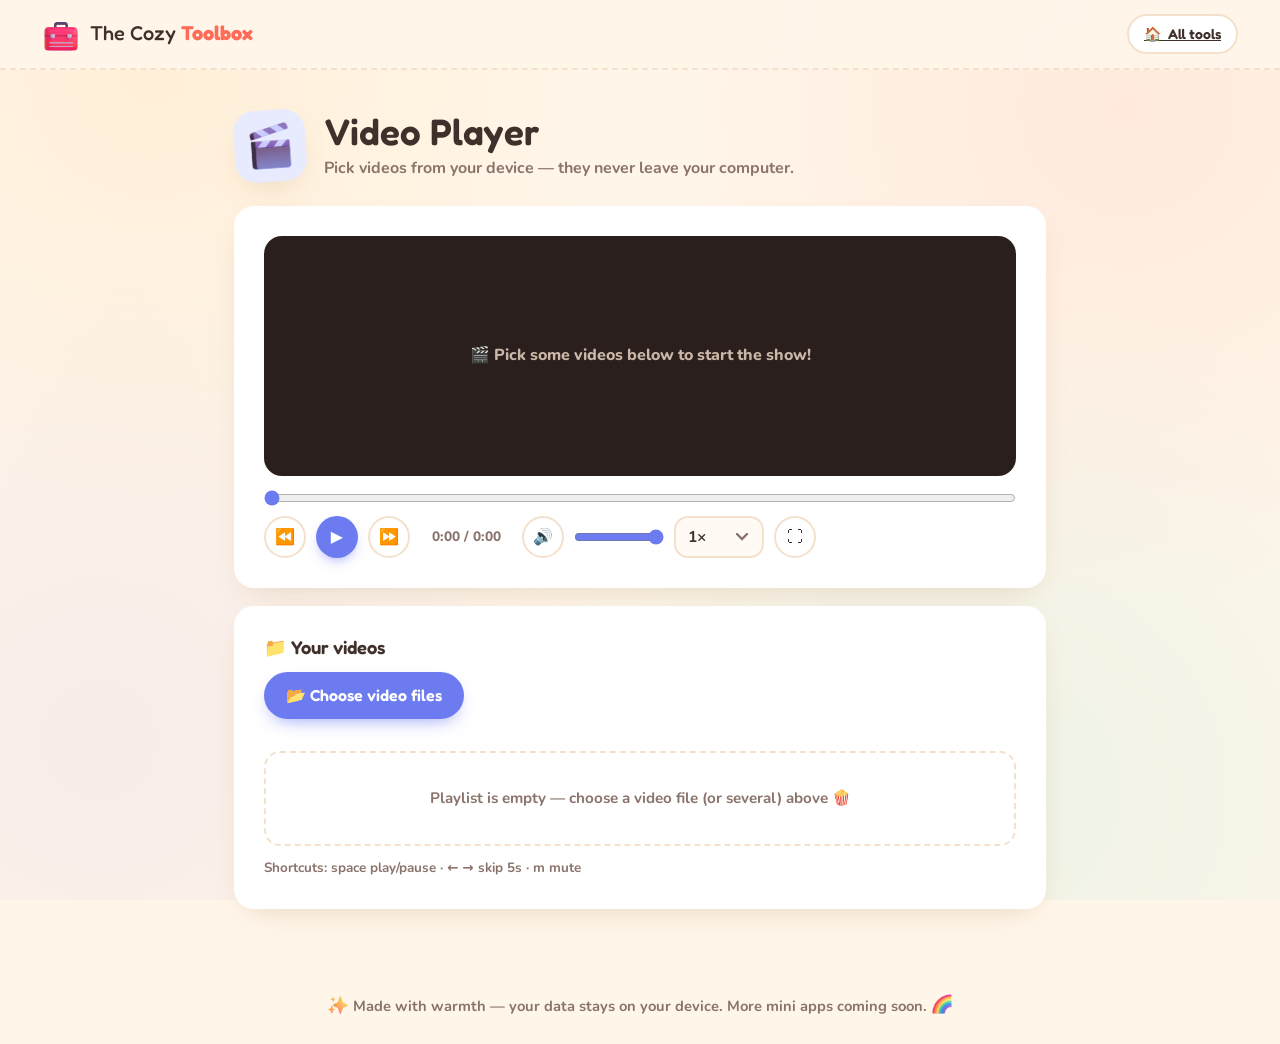
<file: cozy/apps/video-player.html>
<!DOCTYPE html>
<html lang="en">
<head>
  <meta charset="UTF-8">
  <meta name="viewport" content="width=device-width, initial-scale=1.0">
  <title>Video Player · The Cozy Toolbox</title>
  <meta name="description" content="Play your own videos with cozy custom controls — nothing is uploaded anywhere.">
  <link rel="icon" type="image/png" href="../assets/img/toolbox.png">
  <link rel="preconnect" href="https://fonts.googleapis.com">
  <link rel="preconnect" href="https://fonts.gstatic.com" crossorigin>
  <link href="https://fonts.googleapis.com/css2?family=Fredoka:wght@400;500;600;700&family=Nunito:wght@400;600;700;800&display=swap" rel="stylesheet">
  <link rel="stylesheet" href="../assets/css/style.css">
</head>
<body class="app-page" data-root=".." style="--accent:#6C7BF0; --accent-soft:#E8EAFE;">

  <main class="app-shell">
    <div class="app-head">
      <img class="app-head-icon" src="../assets/img/clapper.png" alt="">
      <div>
        <h1>Video Player</h1>
        <p>Pick videos from your device — they never leave your computer.</p>
      </div>
    </div>

    <section class="panel">
      <div class="video-stage" id="stage">
        <video id="video" style="display:none;" playsinline></video>
        <div class="stage-msg" id="stage-msg">🎬 Pick some videos below to start the show!</div>
      </div>

      <div class="v-controls">
        <input type="range" class="seek" id="seek" min="0" max="1000" value="0" aria-label="Seek">
        <button class="v-btn ghosty" id="back10" title="Back 10s">⏪</button>
        <button class="v-btn" id="play" title="Play / pause">▶</button>
        <button class="v-btn ghosty" id="fwd10" title="Forward 10s">⏩</button>
        <span class="v-time" id="time">0:00 / 0:00</span>
        <button class="v-btn ghosty" id="mute" title="Mute">🔊</button>
        <input type="range" class="vol" id="vol" min="0" max="1" step="0.01" value="1" aria-label="Volume">
        <select class="select" id="speed" style="width:auto; padding:8px 34px 8px 12px;" aria-label="Playback speed">
          <option value="0.5">0.5×</option>
          <option value="0.75">0.75×</option>
          <option value="1" selected>1×</option>
          <option value="1.25">1.25×</option>
          <option value="1.5">1.5×</option>
          <option value="2">2×</option>
        </select>
        <button class="v-btn ghosty" id="fs" title="Fullscreen">⛶</button>
      </div>
    </section>

    <section class="panel">
      <h2>📁 Your videos</h2>
      <label class="btn" for="file-input" style="cursor:pointer;">📂 Choose video files</label>
      <input id="file-input" type="file" accept="video/*" multiple style="display:none;">
      <div class="item-list playlist" id="playlist"></div>
      <div class="empty-state" id="pl-empty">Playlist is empty — choose a video file (or several) above 🍿</div>
      <p class="hint" style="margin-top:12px;">Shortcuts: <b>space</b> play/pause · <b>← →</b> skip 5s · <b>m</b> mute</p>
    </section>
  </main>

  <script src="../assets/js/common.js"></script>
  <script>
    (function () {
      "use strict";
      const video = document.getElementById("video");
      const stageMsg = document.getElementById("stage-msg");
      const playBtn = document.getElementById("play");
      const muteBtn = document.getElementById("mute");
      const seek = document.getElementById("seek");
      const vol = document.getElementById("vol");
      const timeEl = document.getElementById("time");
      const playlistEl = document.getElementById("playlist");
      const plEmpty = document.getElementById("pl-empty");

      const tracks = [];   // {name, url}
      let current = -1, seeking = false;

      function fmt(s) {
        if (!isFinite(s)) return "0:00";
        s = Math.floor(s);
        const m = Math.floor(s / 60), sec = String(s % 60).padStart(2, "0");
        const h = Math.floor(m / 60);
        return h ? `${h}:${String(m % 60).padStart(2, "0")}:${sec}` : `${m}:${sec}`;
      }

      function load(i) {
        if (i < 0 || i >= tracks.length) return;
        current = i;
        video.src = tracks[i].url;
        video.style.display = "block";
        stageMsg.style.display = "none";
        video.play().catch(() => { });
        renderPlaylist();
      }

      function renderPlaylist() {
        plEmpty.style.display = tracks.length ? "none" : "block";
        playlistEl.innerHTML = tracks.map((t, i) => `
          <div class="item${i === current ? "" : ""}" style="${i === current ? "border-color:var(--accent)" : ""}">
            <img src="../assets/img/clapper.png" alt="" style="width:28px;height:28px;">
            <div class="grow" style="cursor:pointer;" data-act="play" data-i="${i}">
              <div class="item-title">${CB.esc(t.name)}${i === current ? ' <span class="hint">· playing</span>' : ""}</div>
            </div>
            <button class="icon-btn" data-act="del" data-i="${i}" title="Remove">🗑️</button>
          </div>`).join("");
      }

      document.getElementById("file-input").addEventListener("change", e => {
        for (const f of e.target.files) {
          tracks.push({ name: f.name, url: URL.createObjectURL(f) });
        }
        e.target.value = "";
        if (current < 0) load(0); else renderPlaylist();
      });

      playlistEl.addEventListener("click", e => {
        const btn = e.target.closest("[data-act]");
        if (!btn) return;
        const i = +btn.dataset.i;
        if (btn.dataset.act === "play") load(i);
        else {
          if (URL.revokeObjectURL) URL.revokeObjectURL(tracks[i].url);
          tracks.splice(i, 1);
          if (i === current) { current = -1; video.pause(); video.removeAttribute("src"); video.style.display = "none"; stageMsg.style.display = "block"; }
          else if (i < current) current--;
          renderPlaylist();
        }
      });

      playBtn.addEventListener("click", () => {
        if (!video.src) return CB.toast("Pick a video first 📼");
        video.paused ? video.play().catch(() => { }) : video.pause();
      });
      video.addEventListener("play", () => { playBtn.textContent = "⏸"; });
      video.addEventListener("pause", () => { playBtn.textContent = "▶"; });
      video.addEventListener("ended", () => { if (current < tracks.length - 1) load(current + 1); });

      document.getElementById("back10").addEventListener("click", () => video.currentTime = Math.max(0, video.currentTime - 10));
      document.getElementById("fwd10").addEventListener("click", () => video.currentTime = Math.min(video.duration || 0, video.currentTime + 10));

      seek.addEventListener("input", () => { seeking = true; });
      seek.addEventListener("change", () => {
        if (video.duration) video.currentTime = seek.value / 1000 * video.duration;
        seeking = false;
      });
      video.addEventListener("timeupdate", () => {
        if (!seeking && video.duration) seek.value = video.currentTime / video.duration * 1000;
        timeEl.textContent = `${fmt(video.currentTime)} / ${fmt(video.duration)}`;
      });

      vol.addEventListener("input", () => { video.volume = +vol.value; video.muted = false; syncMute(); });
      function syncMute() { muteBtn.textContent = video.muted || video.volume === 0 ? "🔇" : "🔊"; }
      muteBtn.addEventListener("click", () => { video.muted = !video.muted; syncMute(); });

      document.getElementById("speed").addEventListener("change", e => video.playbackRate = +e.target.value);
      document.getElementById("fs").addEventListener("click", () => {
        const stage = document.getElementById("stage");
        if (document.fullscreenElement) document.exitFullscreen();
        else stage.requestFullscreen && stage.requestFullscreen();
      });

      document.addEventListener("keydown", e => {
        if (e.target.matches("input, select, textarea")) return;
        if (!video.src) return;
        if (e.code === "Space") { e.preventDefault(); video.paused ? video.play() : video.pause(); }
        if (e.key === "ArrowLeft") video.currentTime = Math.max(0, video.currentTime - 5);
        if (e.key === "ArrowRight") video.currentTime = Math.min(video.duration || 0, video.currentTime + 5);
        if (e.key.toLowerCase() === "m") { video.muted = !video.muted; syncMute(); }
      });

      renderPlaylist(); syncMute();
    })();
  </script>
</body>
</html>
</file>
<file: cozy/assets/css/style.css>
/* ============================================================
   The Cozy Toolbox — warm & fun design system
   ============================================================ */

:root {
  --bg: #FFF6EA;
  --bg-soft: #FFEDD8;
  --card: #FFFFFF;
  --ink: #40302B;
  --ink-soft: #8A736B;
  --line: #F3E1CC;

  --coral: #FF6B57;
  --amber: #FFB238;
  --teal: #2EC4B6;
  --lilac: #9B7EDE;
  --leaf: #7BC950;
  --indigo: #6C7BF0;
  --yellow: #FFD447;
  --orange: #FF8A3D;
  --dteal: #1B9AAA;
  --purple: #A66CFF;

  --accent: #FF8A3D;
  --accent-soft: #FFE8D6;

  --radius: 20px;
  --shadow: 0 12px 32px -14px rgba(160, 110, 55, 0.28);
  --shadow-lift: 0 20px 44px -16px rgba(160, 110, 55, 0.38);
  --font-head: "Fredoka", "Segoe UI Rounded", "Segoe UI", sans-serif;
  --font-body: "Nunito", "Segoe UI", system-ui, sans-serif;
}

* { box-sizing: border-box; margin: 0; padding: 0; }

html { scroll-behavior: smooth; }

body {
  font-family: var(--font-body);
  background: var(--bg);
  color: var(--ink);
  line-height: 1.55;
  min-height: 100vh;
  display: flex;
  flex-direction: column;
  background-image:
    radial-gradient(circle at 12% 8%, rgba(255, 178, 56, 0.10), transparent 34%),
    radial-gradient(circle at 88% 12%, rgba(255, 107, 87, 0.09), transparent 36%),
    radial-gradient(circle at 78% 88%, rgba(46, 196, 182, 0.08), transparent 40%),
    radial-gradient(circle at 8% 82%, rgba(155, 126, 222, 0.08), transparent 38%);
  background-attachment: fixed;
}

h1, h2, h3, h4 { font-family: var(--font-head); font-weight: 600; line-height: 1.2; }
a { color: inherit; }
img { max-width: 100%; }
button { font-family: inherit; cursor: pointer; }
::selection { background: var(--yellow); color: var(--ink); }

/* ---------- Header / footer ---------- */

.site-header {
  position: sticky; top: 0; z-index: 50;
  display: flex; align-items: center; justify-content: space-between;
  gap: 16px; padding: 14px clamp(16px, 4vw, 42px);
  background: rgba(255, 246, 234, 0.85);
  backdrop-filter: blur(10px);
  border-bottom: 2px dashed var(--line);
}
.logo { display: flex; align-items: center; gap: 10px; text-decoration: none; }
.logo img { width: 38px; height: 38px; transition: transform .3s; }
.logo:hover img { transform: rotate(-10deg) scale(1.08); }
.logo span { font-family: var(--font-head); font-size: 1.25rem; font-weight: 500; }
.logo span b { color: var(--coral); font-weight: 700; }
.header-badge {
  font-size: .85rem; font-weight: 800; color: var(--ink-soft);
  background: var(--card); border: 2px solid var(--line);
  padding: 6px 14px; border-radius: 999px;
}

.site-footer {
  margin-top: auto; text-align: center;
  padding: 34px 20px 26px; color: var(--ink-soft);
  font-size: .92rem; font-weight: 700;
}
.site-footer img { width: 22px; vertical-align: -4px; }

/* ---------- Hero (hub) ---------- */

.hero {
  max-width: 1080px; margin: 0 auto;
  padding: clamp(30px, 6vw, 64px) clamp(18px, 4vw, 42px) 10px;
  display: grid; grid-template-columns: 1.15fr .85fr; gap: 30px; align-items: center;
}
.hero h1 { font-size: clamp(2.3rem, 5.4vw, 3.6rem); font-weight: 700; }
.hero h1 .squiggle { color: var(--coral); position: relative; white-space: nowrap; }
.hero h1 .squiggle::after {
  content: ""; position: absolute; left: 2%; right: 2%; bottom: -6px; height: 8px;
  background: url("data:image/svg+xml,%3Csvg xmlns='http://www.w3.org/2000/svg' width='80' height='8' viewBox='0 0 80 8'%3E%3Cpath d='M0 4 Q10 0 20 4 T40 4 T60 4 T80 4' fill='none' stroke='%23FFB238' stroke-width='3.4' stroke-linecap='round'/%3E%3C/svg%3E") repeat-x;
  background-size: 80px 8px;
}
.hero p.lead { margin-top: 14px; font-size: 1.08rem; color: var(--ink-soft); font-weight: 600; max-width: 46ch; }
.hero-stats { display: flex; flex-wrap: wrap; gap: 10px; margin-top: 22px; }
.hero-stats .stat {
  background: var(--card); border: 2px solid var(--line); border-radius: 999px;
  padding: 7px 16px; font-size: .88rem; font-weight: 800; color: var(--ink);
  box-shadow: var(--shadow);
}
.hero-art { position: relative; min-height: 260px; }
.hero-art .blob { position: absolute; border-radius: 46% 54% 55% 45% / 48% 44% 56% 52%; opacity: .8; }
.hero-art .float-img {
  position: absolute; filter: drop-shadow(0 14px 18px rgba(160, 110, 55, .25));
  animation: floaty 5s ease-in-out infinite;
}
@keyframes floaty {
  0%, 100% { transform: translateY(0) rotate(var(--tilt, 0deg)); }
  50% { transform: translateY(-14px) rotate(calc(var(--tilt, 0deg) + 4deg)); }
}

/* ---------- Category chips + search ---------- */

.toolbar {
  max-width: 1080px; margin: 26px auto 0;
  padding: 0 clamp(18px, 4vw, 42px);
  display: flex; flex-wrap: wrap; gap: 12px; align-items: center;
}
.chips { display: flex; flex-wrap: wrap; gap: 8px; }
.chip {
  border: 2px solid var(--line); background: var(--card); color: var(--ink);
  font-weight: 800; font-size: .88rem; padding: 7px 16px; border-radius: 999px;
  transition: transform .15s, background .15s, color .15s;
}
.chip:hover { transform: translateY(-2px); }
.chip.active { background: var(--ink); border-color: var(--ink); color: var(--bg); }
.search-wrap { margin-left: auto; position: relative; }
.search-wrap input {
  border: 2px solid var(--line); background: var(--card); border-radius: 999px;
  padding: 9px 16px 9px 38px; font-family: inherit; font-weight: 700; font-size: .9rem;
  width: 210px; color: var(--ink); outline: none; transition: border .15s, box-shadow .15s;
}
.search-wrap input:focus { border-color: var(--amber); box-shadow: 0 0 0 4px rgba(255, 178, 56, .22); }
.search-wrap::before {
  content: "🔍"; position: absolute; left: 13px; top: 50%; transform: translateY(-50%);
  font-size: .85rem; opacity: .7;
}

/* ---------- App grid & cards ---------- */

.grid {
  max-width: 1080px; margin: 26px auto 0;
  padding: 0 clamp(18px, 4vw, 42px) 40px;
  display: grid; grid-template-columns: repeat(auto-fill, minmax(250px, 1fr)); gap: 20px;
}
.app-card {
  --accent: var(--orange);
  position: relative; display: flex; flex-direction: column; gap: 6px;
  background: var(--card); border: 2px solid transparent; border-radius: 24px;
  padding: 22px 22px 18px; text-decoration: none; box-shadow: var(--shadow);
  transition: transform .22s cubic-bezier(.34, 1.56, .64, 1), box-shadow .22s, border-color .22s;
}
.app-card:hover { transform: translateY(-7px) rotate(-.6deg); box-shadow: var(--shadow-lift); border-color: var(--accent); }
.app-card .icon-wrap {
  width: 62px; height: 62px; border-radius: 20px; display: grid; place-items: center;
  background: color-mix(in srgb, var(--accent) 16%, #fff);
  margin-bottom: 8px; transition: transform .25s cubic-bezier(.34, 1.56, .64, 1);
}
.app-card:hover .icon-wrap { transform: scale(1.12) rotate(6deg); }
.app-card .icon-wrap img { width: 44px; height: 44px; }
.app-card h3 { font-size: 1.18rem; }
.app-card p { font-size: .9rem; color: var(--ink-soft); font-weight: 600; flex: 1; }
.app-card .card-meta {
  display: flex; align-items: center; justify-content: space-between; margin-top: 10px;
}
.app-card .cat-tag {
  font-size: .72rem; font-weight: 900; letter-spacing: .06em; text-transform: uppercase;
  color: var(--accent); background: color-mix(in srgb, var(--accent) 14%, #fff);
  padding: 4px 11px; border-radius: 999px;
}
.app-card .open-arrow {
  font-family: var(--font-head); font-weight: 600; font-size: .95rem; color: var(--ink-soft);
  transition: transform .2s, color .2s;
}
.app-card:hover .open-arrow { color: var(--accent); transform: translateX(4px); }
.app-card::after {
  content: ""; position: absolute; top: -10px; right: 18px; font-size: 1.1rem; opacity: 0;
  transition: opacity .2s, transform .3s; transform: translateY(6px);
}
.app-card:hover::after { opacity: 1; transform: translateY(0); }
.empty-note {
  grid-column: 1 / -1; text-align: center; padding: 46px 20px; color: var(--ink-soft);
  font-weight: 700; font-size: 1.02rem;
}

/* ---------- App page shell ---------- */

.app-shell {
  width: 100%; max-width: 880px; margin: 0 auto;
  padding: clamp(22px, 4vw, 40px) clamp(16px, 4vw, 34px) 50px;
}
.app-head { display: flex; align-items: center; gap: 18px; margin-bottom: 24px; }
.app-head-icon {
  width: 72px; height: 72px; flex: none;
  background: var(--accent-soft); border-radius: 22px; padding: 10px;
  box-shadow: var(--shadow); transform: rotate(-4deg);
}
.app-head h1 { font-size: clamp(1.7rem, 4vw, 2.3rem); }
.app-head p { color: var(--ink-soft); font-weight: 700; margin-top: 2px; }

.panel {
  background: var(--card); border-radius: var(--radius); box-shadow: var(--shadow);
  padding: clamp(18px, 3vw, 28px); border: 2px solid transparent;
  transition: border-color .2s;
}
.panel + .panel { margin-top: 18px; }
.panel:hover { border-color: color-mix(in srgb, var(--accent) 30%, #fff); }
.panel h2 { font-size: 1.15rem; margin-bottom: 14px; display: flex; align-items: center; gap: 8px; }
.panel .hint { font-size: .84rem; color: var(--ink-soft); font-weight: 700; }

/* ---------- Form controls ---------- */

.field { display: flex; flex-direction: column; gap: 6px; }
.field label { font-weight: 800; font-size: .86rem; color: var(--ink-soft); }
.input, .select, textarea.input {
  border: 2px solid var(--line); background: #FFFAF3; border-radius: 14px;
  padding: 11px 14px; font-family: inherit; font-size: .98rem; font-weight: 700;
  color: var(--ink); outline: none; transition: border-color .15s, box-shadow .15s;
  width: 100%;
}
.input:focus, .select:focus, textarea.input:focus {
  border-color: var(--accent);
  box-shadow: 0 0 0 4px color-mix(in srgb, var(--accent) 20%, transparent);
}
textarea.input { resize: vertical; min-height: 90px; line-height: 1.5; }
.select { appearance: none; background-image: url("data:image/svg+xml,%3Csvg xmlns='http://www.w3.org/2000/svg' width='12' height='8'%3E%3Cpath d='M1 1l5 5 5-5' fill='none' stroke='%238A736B' stroke-width='2.4' stroke-linecap='round'/%3E%3C/svg%3E"); background-repeat: no-repeat; background-position: right 14px center; padding-right: 38px; }

.form-row { display: grid; grid-template-columns: repeat(auto-fit, minmax(150px, 1fr)); gap: 12px; align-items: end; }

/* ---------- Buttons ---------- */

.btn {
  display: inline-flex; align-items: center; justify-content: center; gap: 8px;
  background: var(--accent); color: #fff; border: none;
  font-family: var(--font-head); font-weight: 600; font-size: 1rem;
  padding: 11px 22px; border-radius: 999px;
  box-shadow: 0 8px 18px -8px color-mix(in srgb, var(--accent) 75%, transparent);
  transition: transform .18s cubic-bezier(.34, 1.56, .64, 1), box-shadow .18s, background .18s;
}
.btn:hover { transform: translateY(-3px) scale(1.03); box-shadow: 0 14px 24px -10px color-mix(in srgb, var(--accent) 75%, transparent); }
.btn:active { transform: translateY(0) scale(.97); }
.btn:disabled { opacity: .45; cursor: not-allowed; transform: none; }
.btn-ghost {
  background: var(--card); color: var(--ink); border: 2px solid var(--line); box-shadow: none;
}
.btn-ghost:hover { border-color: var(--accent); color: var(--accent); box-shadow: var(--shadow); }
.btn-sm { padding: 7px 15px; font-size: .88rem; }
.btn-danger { background: var(--coral); }
.btn-danger:hover { box-shadow: 0 14px 24px -10px rgba(255, 107, 87, .7); }

/* ---------- Lists / rows ---------- */

.item-list { display: flex; flex-direction: column; gap: 10px; margin-top: 14px; }
.item {
  display: flex; align-items: center; gap: 12px;
  background: #FFFAF3; border: 2px solid var(--line); border-radius: 16px;
  padding: 12px 16px; transition: border-color .15s, transform .15s, opacity .2s;
}
.item:hover { border-color: color-mix(in srgb, var(--accent) 45%, #fff); }
.item .grow { flex: 1; min-width: 0; }
.item .item-title { font-weight: 800; font-size: .98rem; word-break: break-word; }
.item .item-sub { font-size: .8rem; color: var(--ink-soft); font-weight: 700; margin-top: 1px; }
.item .icon-btn {
  border: none; background: transparent; font-size: 1.05rem; border-radius: 10px;
  padding: 6px 8px; opacity: .65; transition: opacity .15s, background .15s, transform .15s;
}
.item .icon-btn:hover { opacity: 1; background: color-mix(in srgb, var(--accent) 14%, #fff); transform: scale(1.12); }
.item.done { opacity: .55; }
.item.done .item-title { text-decoration: line-through; }
.empty-state {
  text-align: center; padding: 34px 16px; color: var(--ink-soft); font-weight: 700;
  border: 2px dashed var(--line); border-radius: 16px; margin-top: 14px; font-size: .95rem;
}

/* Custom round checkbox */
.check {
  appearance: none; width: 26px; height: 26px; flex: none; border: 2.5px solid var(--line);
  border-radius: 50%; background: #fff; cursor: pointer; position: relative;
  transition: background .18s, border-color .18s, transform .18s;
}
.check:hover { transform: scale(1.1); }
.check:checked {
  background: var(--accent); border-color: var(--accent);
  background-image: url("data:image/svg+xml,%3Csvg xmlns='http://www.w3.org/2000/svg' width='14' height='11'%3E%3Cpath d='M1 5.5L5 9.5L13 1.5' fill='none' stroke='white' stroke-width='2.6' stroke-linecap='round' stroke-linejoin='round'/%3E%3C/svg%3E");
  background-repeat: no-repeat; background-position: center;
}

/* ---------- Tabs ---------- */

.tabs { display: flex; gap: 8px; flex-wrap: wrap; margin-bottom: 16px; }
.tab {
  border: 2px solid var(--line); background: var(--card); border-radius: 999px;
  font-weight: 800; font-size: .9rem; padding: 8px 18px; color: var(--ink-soft);
  transition: all .15s;
}
.tab.active { background: var(--accent); border-color: var(--accent); color: #fff; box-shadow: 0 6px 14px -6px color-mix(in srgb, var(--accent) 80%, transparent); }

/* ---------- Big result display ---------- */

.result-box {
  text-align: center; background: var(--accent-soft); border-radius: 18px;
  padding: 20px 16px; margin-top: 16px;
}
.result-box .big { font-family: var(--font-head); font-weight: 700; font-size: clamp(1.7rem, 5vw, 2.6rem); color: var(--ink); word-break: break-word; }
.result-box .sub { font-weight: 800; color: var(--ink-soft); font-size: .92rem; margin-top: 4px; }

/* ---------- Toast & confetti ---------- */

.toast {
  position: fixed; left: 50%; bottom: 30px; transform: translateX(-50%) translateY(24px);
  background: var(--ink); color: var(--bg); padding: 12px 24px; border-radius: 999px;
  font-weight: 800; font-size: .95rem; opacity: 0; pointer-events: none;
  transition: opacity .3s, transform .3s; z-index: 998; max-width: 88vw; text-align: center;
  box-shadow: 0 16px 34px -12px rgba(64, 48, 43, .55);
}
.toast.show { opacity: 1; transform: translateX(-50%) translateY(0); }

.confetti { position: fixed; inset: 0; pointer-events: none; z-index: 999; overflow: hidden; }
.confetti i {
  position: absolute; width: 10px; height: 14px; border-radius: 3px;
  animation: confetti-fall 1.4s forwards ease-in;
}
@keyframes confetti-fall {
  to { transform: translate(var(--dx, 0), 75vh) rotate(var(--rot, 360deg)); opacity: 0; }
}

/* ---------- Progress / bars ---------- */

.bar-track { background: var(--bg-soft); border-radius: 999px; height: 12px; overflow: hidden; }
.bar-fill { height: 100%; border-radius: 999px; background: var(--accent); transition: width .5s cubic-bezier(.3, 1, .4, 1); min-width: 4px; }

/* ---------- Coin flipper ---------- */

.coin-scene { width: 210px; height: 210px; perspective: 900px; margin: 8px auto 18px; }
.coin { width: 100%; height: 100%; position: relative; transform-style: preserve-3d; transition: transform 1.5s cubic-bezier(.18, .72, .28, 1); }
.coin-face {
  position: absolute; inset: 0; border-radius: 50%; backface-visibility: hidden;
  display: grid; place-items: center;
}
.coin-face img { width: 100%; height: 100%; }
.coin-face.back { transform: rotateX(180deg); }
.coin-face.back img { filter: hue-rotate(-18deg) brightness(.94) saturate(1.1); }
.coin-face .face-label {
  position: absolute; left: 0; right: 0; text-align: center; top: 50%; transform: translateY(-50%);
  font-family: var(--font-head); font-weight: 700; font-size: 1.5rem; color: #8a4d00;
  text-shadow: 0 1px 0 rgba(255, 255, 255, .65), 0 0 12px rgba(255, 246, 234, .9);
  padding: 0 24px; word-break: break-word;
}
.coin-face.back .face-label { color: #7a3700; }

/* ---------- Quiz ---------- */

.q-progress { height: 10px; background: var(--bg-soft); border-radius: 999px; overflow: hidden; margin-bottom: 18px; }
.q-progress .bar-fill { background: var(--accent); }
.q-question { font-family: var(--font-head); font-size: clamp(1.15rem, 3vw, 1.45rem); font-weight: 600; margin-bottom: 16px; }
.q-opts { display: grid; gap: 10px; }
.q-opt {
  text-align: left; background: #FFFAF3; border: 2px solid var(--line); border-radius: 14px;
  padding: 13px 16px; font-weight: 800; font-size: .98rem; color: var(--ink);
  transition: transform .15s, border-color .15s, background .15s; display: flex; gap: 10px; align-items: center;
}
.q-opt .q-key {
  flex: none; width: 26px; height: 26px; border-radius: 9px; display: grid; place-items: center;
  background: var(--accent-soft); color: var(--ink); font-family: var(--font-head); font-size: .85rem;
}
.q-opt:hover:not(:disabled) { transform: translateX(4px); border-color: var(--accent); }
.q-opt.correct { background: #EAF8E2; border-color: var(--leaf); color: #3d6b1e; }
.q-opt.wrong { background: #FFECE8; border-color: var(--coral); color: #a33426; animation: shake .4s; }
.q-opt:disabled { cursor: default; }
@keyframes shake { 0%, 100% { transform: translateX(0); } 25% { transform: translateX(-6px); } 75% { transform: translateX(6px); } }
.q-feedback { margin-top: 14px; font-weight: 800; min-height: 1.6em; }
.q-feedback.good { color: #4a8f1f; }
.q-feedback.bad { color: var(--coral); }

/* ---------- BMI gauge ---------- */

.gauge-wrap { display: grid; place-items: center; margin: 6px 0; }
.gauge-wrap svg { max-width: 100%; height: auto; }
#needle { transition: transform .8s cubic-bezier(.3, 1.2, .4, 1); }

/* ---------- Video player ---------- */

.video-stage {
  background: #2a1f1c; border-radius: 18px; overflow: hidden; position: relative;
  display: grid; place-items: center; min-height: 240px;
}
.video-stage video { width: 100%; max-height: 56vh; display: block; background: #000; }
.video-stage .stage-msg { color: #cbb7a8; font-weight: 800; padding: 60px 20px; text-align: center; }
.v-controls { display: flex; flex-wrap: wrap; gap: 10px; align-items: center; margin-top: 14px; }
.v-controls .seek { flex: 1 1 100%; }
.v-time { font-weight: 800; font-size: .85rem; color: var(--ink-soft); min-width: 92px; text-align: center; }
.v-btn {
  width: 42px; height: 42px; border-radius: 50%; border: none; flex: none;
  background: var(--accent); color: #fff; font-size: 1rem; display: grid; place-items: center;
  transition: transform .15s; box-shadow: 0 6px 14px -6px color-mix(in srgb, var(--accent) 80%, transparent);
}
.v-btn:hover { transform: scale(1.1); }
.v-btn.ghosty { background: var(--card); color: var(--ink); border: 2px solid var(--line); box-shadow: none; }
input[type="range"] { accent-color: var(--accent); cursor: pointer; }
.v-controls .vol { width: 90px; }
.playlist { margin-top: 18px; }

/* ---------- Budget ---------- */

.summary-row { display: grid; grid-template-columns: repeat(auto-fit, minmax(150px, 1fr)); gap: 12px; margin-bottom: 6px; }
.summary-cell { background: var(--accent-soft); border-radius: 16px; padding: 14px 16px; text-align: center; }
.summary-cell .num { font-family: var(--font-head); font-weight: 700; font-size: 1.35rem; }
.summary-cell .lbl { font-size: .78rem; font-weight: 900; text-transform: uppercase; letter-spacing: .05em; color: var(--ink-soft); }
.cat-breakdown { margin-top: 14px; display: flex; flex-direction: column; gap: 10px; }
.cat-row { display: grid; grid-template-columns: 110px 1fr 84px; gap: 10px; align-items: center; font-weight: 800; font-size: .88rem; }
.cat-row .bar-track { height: 10px; }
.cat-row .amt { text-align: right; color: var(--ink-soft); font-variant-numeric: tabular-nums; }

/* ---------- Pills reminder ---------- */

.med-times { display: flex; flex-wrap: wrap; gap: 8px; margin-top: 4px; }
.time-chip {
  display: inline-flex; align-items: center; gap: 6px;
  background: var(--accent-soft); border-radius: 999px; padding: 5px 12px;
  font-weight: 800; font-size: .85rem;
}
.time-chip button { border: none; background: none; font-size: .8rem; opacity: .6; cursor: pointer; }
.time-chip button:hover { opacity: 1; }
.next-dose-card {
  display: flex; align-items: center; gap: 14px;
  background: linear-gradient(120deg, color-mix(in srgb, var(--accent) 16%, #fff), color-mix(in srgb, var(--accent) 6%, #fff));
  border-radius: 18px; padding: 16px 20px; margin-bottom: 6px;
}
.next-dose-card .clock { font-family: var(--font-head); font-weight: 700; font-size: 1.5rem; }
.paused-tag { font-size: .72rem; font-weight: 900; text-transform: uppercase; background: var(--bg-soft); color: var(--ink-soft); border-radius: 999px; padding: 3px 10px; margin-left: 8px; }
.notif-note {
  display: flex; gap: 10px; align-items: flex-start;
  background: #FFF4E0; border: 2px dashed var(--amber); border-radius: 14px;
  padding: 12px 16px; font-size: .88rem; font-weight: 700; color: #8a6a2f; margin-top: 14px;
}

/* ---------- QR reader ---------- */

#qr-reader { border: 2px dashed var(--line); border-radius: 18px; overflow: hidden; }
#qr-reader video { border-radius: 16px; }
.qr-result {
  margin-top: 16px; background: var(--accent-soft); border-radius: 16px; padding: 16px 18px;
  word-break: break-all; font-weight: 700;
}
.qr-actions { display: flex; gap: 10px; margin-top: 12px; flex-wrap: wrap; }

/* ---------- Notes ---------- */

.notes-grid { display: grid; grid-template-columns: repeat(auto-fill, minmax(230px, 1fr)); gap: 14px; margin-top: 14px; }
.note-card {
  background: color-mix(in srgb, var(--accent) 8%, #fff);
  border-radius: 16px; padding: 16px; box-shadow: var(--shadow);
  display: flex; flex-direction: column; gap: 6px; min-height: 120px;
  transition: transform .2s;
}
.note-card:hover { transform: translateY(-4px) rotate(.5deg); }
.note-card h3 { font-size: 1.02rem; word-break: break-word; }
.note-card p { font-size: .9rem; color: var(--ink-soft); font-weight: 600; white-space: pre-wrap; word-break: break-word; flex: 1; max-height: 150px; overflow: hidden; }
.note-card .note-meta { font-size: .74rem; font-weight: 800; color: var(--ink-soft); display: flex; justify-content: space-between; align-items: center; }
.note-card mark { background: var(--yellow); border-radius: 4px; padding: 0 2px; }

/* ---------- Flip keypad bits ---------- */

.swap-btn {
  align-self: center; border: 2px solid var(--line); background: var(--card);
  width: 44px; height: 44px; border-radius: 50%; font-size: 1.1rem;
  transition: transform .3s cubic-bezier(.34, 1.56, .64, 1);
}
.swap-btn:hover { transform: rotate(180deg) scale(1.08); border-color: var(--accent); }

/* ---------- Responsive ---------- */

@media (max-width: 820px) {
  .hero { grid-template-columns: 1fr; }
  .hero-art { min-height: 200px; order: -1; }
  .search-wrap { margin-left: 0; width: 100%; }
  .search-wrap input { width: 100%; }
  .cat-row { grid-template-columns: 86px 1fr 74px; }
}
@media (max-width: 480px) {
  .form-row { grid-template-columns: 1fr; }
  .app-head { gap: 12px; }
  .app-head-icon { width: 56px; height: 56px; padding: 7px; }
}
</file>
<file: apps/her-nest/assets/index-Crim8My5.css>
:root{--canvas: #f6f2ea;--surface: #fffdfa;--surface-sunken: #efeae1;--ink: #241c2e;--ink-2: #4a4055;--text-muted: #6a6072;--text-soft: #6e6478;--line: rgba(36, 28, 46, .1);--line-strong: rgba(36, 28, 46, .18);--accent: #0e6e63;--accent-ink: #0a544c;--accent-soft: #e3f0ec;--plum-700: #3a2352;--plum-800: #2e1b45;--plum-900: #241634;--warm: #a9541b;--danger: #a32b1e;--chip-success-bg: #e3f0ec;--chip-success-ink: #0a544c;--chip-warn-bg: #faebd8;--chip-warn-ink: #8a4413;--chip-danger-bg: #fbe7e4;--chip-danger-ink: #8e2318;--shadow-1: 0 1px 2px rgba(36, 28, 46, .04), 0 1px 1px rgba(36, 28, 46, .03);--shadow-2: 0 2px 4px rgba(36, 28, 46, .04), 0 12px 28px -12px rgba(36, 28, 46, .16);--r-card: 20px;--r-control: 12px;--r-pill: 999px;--s1: 4px;--s2: 8px;--s3: 12px;--s4: 16px;--s5: 20px;--s6: 24px;--s7: 32px;--s8: 40px;--s9: 56px;--card-pad: 20px;--hero-pad-top: 24px;--fs-display: 44px;--fs-h1: 32px;--fs-h2: 24px;--fs-card: 19px;--fs-body: 16.5px;--fs-base: 15px;--fs-sm: 13.5px;--fs-xs: 12.5px;--font-display: ui-serif, "Iowan Old Style", "Palatino Linotype", Palatino, Georgia, serif;--font-text: ui-sans-serif, system-ui, -apple-system, "Segoe UI Variable Text", "Segoe UI", Roboto, sans-serif;--nav-h: 80px;--ease: cubic-bezier(.2, .7, .3, 1);--dur: .16s}@media (min-width: 900px){:root{--card-pad: 24px;--hero-pad-top: 32px;--fs-base: 16px;--fs-sm: 14.5px;--fs-xs: 13.5px;--nav-h: 0px}}*,*:before,*:after{box-sizing:border-box}html,body{margin:0;padding:0}body{background:var(--canvas);color:var(--ink);font-family:var(--font-text);font-size:var(--fs-body);font-weight:400;line-height:1.45;-webkit-font-smoothing:antialiased;text-rendering:optimizeLegibility}h1,h2,h3{font-weight:600}button{font-family:inherit}:focus-visible{outline:2px solid var(--accent);outline-offset:2px;border-radius:6px}.sr-only{position:absolute;width:1px;height:1px;padding:0;margin:-1px;overflow:hidden;clip:rect(0 0 0 0);clip-path:inset(50%);white-space:nowrap;border:0}.app{min-height:100vh}.app-solo .content{padding-bottom:var(--s8)}.content{padding:var(--s5) var(--s4) calc(var(--nav-h) + var(--s5))}.content-inner{max-width:560px;margin:0 auto}.tab-panel{animation:fadeIn .14s var(--ease) 1 both}@keyframes fadeIn{0%{opacity:0}to{opacity:1}}.tab-grid,.dash-grid{display:grid;grid-template-columns:minmax(0,1fr);gap:var(--s4);align-items:start}.nav{position:fixed;left:0;right:0;bottom:0;z-index:30;background:#fffdfaeb;backdrop-filter:blur(14px) saturate(1.2);-webkit-backdrop-filter:blur(14px) saturate(1.2);border-top:1px solid var(--line);padding:var(--s2) var(--s3) calc(var(--s2) + env(safe-area-inset-bottom))}.nav-brand,.nav-foot{display:none}.nav-list{display:flex;gap:2px;list-style:none;margin:0 auto;padding:0;max-width:560px}.nav-list li{flex:1 1 0;min-width:0}.nav-item{position:relative;width:100%;min-height:48px;display:flex;flex-direction:column;align-items:center;justify-content:center;gap:3px;background:none;border:0;border-radius:var(--r-control);padding:6px 2px 8px;margin-top:4px;color:var(--text-muted);font-size:11px;font-weight:500;letter-spacing:.01em;cursor:pointer;transition:color var(--dur) var(--ease)}.nav-label{font-size:11px;font-weight:500}.nav-item:hover{color:var(--ink-2)}.nav-item.active{color:var(--accent)}.nav-item.active .nav-label{font-weight:600}.nav-item.active:after{content:"";position:absolute;top:4px;left:50%;transform:translate(-50%);width:18px;height:3px;border-radius:2px;background:var(--accent)}@media (min-width: 900px){.app{display:grid;grid-template-columns:232px minmax(0,1fr)}.nav{position:sticky;top:0;height:100vh;z-index:20;display:flex;flex-direction:column;gap:var(--s7);background:var(--surface);border-top:0;border-right:1px solid var(--line);padding:var(--s7) var(--s5);backdrop-filter:none;-webkit-backdrop-filter:none}.nav-brand{display:flex;align-items:center;gap:var(--s3)}.nav-list{flex-direction:column;gap:var(--s1);max-width:none;margin:0}.nav-item{flex-direction:row;justify-content:flex-start;gap:var(--s3);min-height:44px;padding:var(--s3);font-size:var(--fs-sm)}.nav-label{font-size:var(--fs-sm);font-weight:500}.nav-item.active:after{margin-left:auto}.nav-foot{display:flex;gap:var(--s2);margin:auto 0 0;font-size:var(--fs-xs);line-height:1.55;color:var(--text-muted)}.nav-foot svg{flex:0 0 auto;margin-top:2px;color:var(--text-soft)}.content{padding:var(--s8) var(--s8) var(--s9)}.content-inner{max-width:1080px}.tab-grid,.dash-grid,.shell-skeleton{grid-template-columns:minmax(0,1fr) minmax(0,1fr)}.span-2,.page-head,.back-link{grid-column:1 / -1}}@media (min-width: 1280px){.content-inner{max-width:1120px}}.card{background:var(--surface);border:1px solid var(--line);border-radius:var(--r-card);padding:var(--card-pad);box-shadow:var(--shadow-1);min-width:0}.card-head{display:flex;align-items:baseline;justify-content:space-between;gap:var(--s4);margin-bottom:var(--s4)}.card-title{margin:0;font-size:var(--fs-card);font-weight:600;line-height:1.3;letter-spacing:-.01em}.text-action{display:inline-flex;align-items:center;gap:var(--s1);min-height:44px;background:none;border:0;padding:0;font:inherit;font-size:var(--fs-sm);font-weight:600;color:var(--accent);cursor:pointer}.text-action:hover{color:var(--accent-ink)}.card-head-figure{display:inline-flex;align-items:baseline;gap:var(--s2);font-size:var(--fs-sm);font-weight:600;font-variant-numeric:tabular-nums;color:var(--ink-2)}.card-head-figure-note{font-size:var(--fs-xs);font-weight:400;color:var(--text-muted)}.group-title{margin:0;font-size:var(--fs-sm);font-weight:600;letter-spacing:.005em;color:var(--ink-2)}.card-note{margin:var(--s3) 0 0;font-size:var(--fs-sm);line-height:1.5;color:var(--text-muted)}.card-note-warn{display:flex;align-items:flex-start;gap:var(--s2);background:var(--chip-warn-bg);color:var(--chip-warn-ink);padding:var(--s3);border-radius:var(--r-control)}.card-note-warn svg{flex:0 0 auto;margin-top:2px}.footer-note{display:flex;align-items:flex-start;gap:var(--s2);margin:var(--s4) 0 0;font-size:var(--fs-xs);line-height:1.55;color:var(--text-muted)}.footer-note svg{flex:0 0 auto;margin-top:1px;color:var(--text-soft)}.panel{margin-top:var(--s4);padding:var(--s4);border-radius:var(--r-control);background:var(--surface-sunken)}.panel-warm{background:var(--chip-warn-bg)}.panel-text{margin:var(--s2) 0 0;font-size:var(--fs-sm);line-height:1.5;color:var(--ink-2)}.panel-text strong{font-weight:600}.hero{position:relative;overflow:hidden;background:linear-gradient(155deg,#3a2352,#2e1b45 60%,#241634);border:0;color:#fffdfa;box-shadow:var(--shadow-2);padding-top:var(--hero-pad-top);padding-bottom:calc(var(--hero-pad-top) * 1.618)}.hero:after{content:"";position:absolute;top:-32%;right:-14%;width:260px;height:260px;border-radius:50%;background:radial-gradient(circle at 50% 50%,#2fa89542,#2fa89500 68%);pointer-events:none}.hero>*{position:relative;z-index:1}.hero-greeting{margin:0 0 var(--s5);font-family:var(--font-display);font-size:clamp(28px,8.5vw,var(--fs-h1));font-weight:400;line-height:1.12;letter-spacing:-.025em;max-width:24ch}@media (min-width: 900px){.hero-greeting{font-size:var(--fs-display);line-height:1.05;letter-spacing:-.03em;max-width:20ch}}.hero-body{display:flex;flex-wrap:wrap;align-items:center;gap:var(--s5)}.hero-copy{flex:1 1 120px;min-width:0;max-width:46ch;display:flex;flex-direction:column;justify-content:center}.hero-figure{margin:0 0 var(--s3);font-family:var(--font-display);font-size:clamp(32px,10vw,var(--fs-display));font-weight:400;line-height:1.05;letter-spacing:-.03em;font-variant-numeric:tabular-nums}.hero-line{margin:0;max-width:34ch;text-wrap:pretty;font-size:var(--fs-base);line-height:1.55;color:#fffdfadb}.hero-line strong{color:#fffdfa;font-weight:600}.hero-chip{display:flex;justify-content:flex-start;margin-top:var(--s4)}.chip{border:0}.hero-loading{display:flex;align-items:center;gap:var(--s5)}.hero-loading .sk{background:#ffffff1f}.ring{position:relative;display:inline-grid;place-items:center;flex:0 0 auto}.ring svg{display:block}.ring-progress{transition:stroke-dashoffset .7s var(--ease)}.ring-center{position:absolute;top:0;right:0;bottom:0;left:0;display:grid;place-content:center;gap:1px;text-align:center;transform:translateY(-1.5px)}.ring-figure{font-size:var(--fs-h2);font-weight:600;line-height:1.2;letter-spacing:-.02em;font-variant-numeric:tabular-nums;color:#fffdfa}.ring-unit{font-size:var(--fs-sm);line-height:1.45;letter-spacing:.02em;color:#fffdfae0}.pulse{display:inline-block;animation:pulse .2s var(--ease) 1}@keyframes pulse{0%{transform:scale(1)}50%{transform:scale(1.015)}to{transform:scale(1)}}.btn{display:inline-flex;align-items:center;justify-content:center;gap:var(--s2);min-height:44px;padding:12px 18px;border:1px solid transparent;border-radius:var(--r-control);font:inherit;font-size:var(--fs-base);font-weight:600;letter-spacing:0;cursor:pointer;transition:background-color var(--dur) var(--ease),border-color var(--dur) var(--ease),transform var(--dur) var(--ease),color var(--dur) var(--ease)}.btn:active:not(:disabled){transform:scale(.985)}.btn:disabled{cursor:not-allowed}.btn-full{width:100%}.btn-small{padding:8px 14px;font-size:var(--fs-sm)}.btn-icon{display:inline-flex;flex:0 0 auto}.btn-label{min-width:0}.btn-primary{background:var(--accent);color:#fffdfa}.btn-primary:hover:not(:disabled){background:var(--accent-ink)}.btn-primary:disabled{background:var(--surface-sunken);color:var(--text-muted);box-shadow:inset 0 1px 3px #241c2e1f;border:1px solid var(--line)}.btn-secondary{background:var(--accent-soft);color:var(--accent-ink)}.btn-secondary:hover:not(:disabled){background:#d6e9e3}.btn-secondary:disabled{background:var(--surface-sunken);color:var(--ink-2)}.btn-ghost{background:transparent;border-color:var(--line-strong);color:var(--accent-ink)}.btn-ghost:hover:not(:disabled){background:var(--accent-soft)}.btn-ghost:disabled{background:var(--surface-sunken);border-color:var(--line);color:var(--ink-2)}.btn-danger{background:transparent;border-color:#a32b1e52;color:var(--danger)}.btn-danger:hover:not(:disabled){background:var(--chip-danger-bg)}.btn-danger:disabled{background:var(--surface-sunken);border-color:var(--line);color:var(--ink-2)}.icon-btn{display:inline-grid;place-items:center;width:44px;height:44px;flex:0 0 auto;background:transparent;border:1px solid var(--line);border-radius:var(--r-control);color:var(--ink-2);cursor:pointer;transition:background-color var(--dur) var(--ease),color var(--dur) var(--ease)}.icon-btn:hover{background:var(--surface-sunken)}.icon-btn-danger{color:var(--danger);border-color:#a32b1e47}.icon-btn-danger:hover{background:var(--chip-danger-bg)}.icon-btn-quiet{width:36px;height:36px;border-color:transparent;color:var(--text-muted)}.back-link{display:inline-flex;align-items:center;gap:var(--s1);min-height:44px;margin-bottom:var(--s2);padding:0;background:none;border:0;font:inherit;font-size:var(--fs-sm);font-weight:600;color:var(--accent);cursor:pointer}.confirm{display:flex;flex-direction:column;gap:var(--s3);padding:var(--s3);border-radius:var(--r-control);background:var(--surface-sunken)}.row .confirm{flex:1 1 100%}.confirm-q{margin:0;font-size:var(--fs-sm);line-height:1.5;color:var(--ink)}.confirm-actions{display:flex;flex-wrap:wrap;gap:var(--s2);justify-content:flex-end}.confirm-block{margin-top:var(--s2)}.field{margin-bottom:var(--s4)}.field:last-child{margin-bottom:0}.field-label{display:block;margin-bottom:var(--s2);font-size:var(--fs-xs);font-weight:500;letter-spacing:.02em;color:var(--text-muted)}.field-hint{margin:var(--s2) 0 0;font-size:var(--fs-xs);line-height:1.45;color:var(--text-soft)}.field-hint-top{margin:0 0 var(--s2)}.field-error{margin:var(--s3) 0 0;font-size:var(--fs-sm);color:var(--chip-danger-ink)}.input{width:100%;min-height:46px;padding:0 var(--s3);background:var(--surface-sunken);border:1px solid var(--line-strong);border-radius:var(--r-control);font:inherit;font-size:var(--fs-base);font-variant-numeric:tabular-nums;color:var(--ink)}.input::placeholder{color:var(--ink-2);opacity:1}.select{-webkit-appearance:none;-moz-appearance:none;appearance:none;padding-right:var(--s8);background-image:url("data:image/svg+xml,%3Csvg xmlns='http://www.w3.org/2000/svg' width='16' height='16' viewBox='0 0 24 24' fill='none' stroke='%236E6478' stroke-width='1.6' stroke-linecap='round' stroke-linejoin='round'%3E%3Cpath d='m6.5 9.5 5.5 5.5 5.5-5.5'/%3E%3C/svg%3E");background-repeat:no-repeat;background-position:right var(--s3) center}.money{display:flex;align-items:stretch;min-height:46px;background:var(--surface-sunken);border:1px solid var(--line-strong);border-radius:var(--r-control);overflow:hidden}.money:focus-within{outline:2px solid var(--accent);outline-offset:2px}.money-mark{display:flex;align-items:center;padding:0 var(--s3) 0 var(--s4);border-right:1px solid var(--line-strong);color:var(--ink-2);font-size:var(--fs-base);font-variant-numeric:tabular-nums}.money-input{flex:1 1 auto;min-width:0;padding:0 var(--s3);background:transparent;border:0;font:inherit;font-size:var(--fs-base);font-variant-numeric:tabular-nums;color:var(--ink);outline:none}.money-input::placeholder{color:var(--text-muted);opacity:1;font-weight:400}.money-input:focus-visible{outline:none}input[type=number]::-webkit-outer-spin-button,input[type=number]::-webkit-inner-spin-button{-webkit-appearance:none;margin:0}input[type=number]{-moz-appearance:textfield;-webkit-appearance:textfield;appearance:textfield}.choice-grid{display:grid;gap:var(--s2)}.choice{display:flex;flex-direction:column;justify-content:center;gap:2px;min-height:48px;padding:var(--s3) var(--s4);background:var(--surface-sunken);border:1px solid var(--line-strong);border-radius:var(--r-control);font:inherit;text-align:left;color:var(--ink);cursor:pointer;transition:background-color var(--dur) var(--ease),border-color var(--dur) var(--ease)}.choice:hover{border-color:var(--accent)}.choice-label{font-size:var(--fs-base);font-weight:500}.choice-detail{font-size:var(--fs-xs);color:var(--ink-2)}.choice.selected{background:var(--accent-soft);border-color:var(--accent)}.choice.selected .choice-label{color:var(--accent-ink);font-weight:600}.choice.selected .choice-detail{color:var(--accent-ink)}.choice-grid-compact .choice{align-items:center;padding:var(--s3) var(--s2);text-align:center}.file-action{display:inline-flex}.file-action .btn{cursor:pointer}.file-action:focus-within .btn{outline:2px solid var(--accent);outline-offset:2px}.button-row{display:flex;flex-wrap:wrap;gap:var(--s2);margin-bottom:var(--s3)}.chip{display:inline-flex;align-items:center;gap:5px;padding:5px 10px;border-radius:var(--r-pill);font-size:var(--fs-xs);font-weight:600;line-height:1.45;letter-spacing:.02em}.chip-icon{display:inline-flex;flex:0 0 auto}.chip-neutral{background:var(--surface-sunken);color:var(--ink-2)}.chip-success{background:var(--chip-success-bg);color:var(--chip-success-ink)}.chip-warn{background:var(--chip-warn-bg);color:var(--chip-warn-ink)}.chip-danger{background:var(--chip-danger-bg);color:var(--chip-danger-ink)}.chip-hero{background:#ffffff24;border:1px solid rgba(255,255,255,.2);color:#fffdfa}.stat{display:flex;align-items:baseline;justify-content:space-between;gap:var(--s4);padding:var(--s3) 0}.stat+.stat{border-top:1px solid var(--line)}.stat-k{min-width:0;font-size:var(--fs-sm);color:var(--text-muted);overflow-wrap:anywhere}.stat-hint{display:block;margin-top:2px;font-size:var(--fs-xs);color:var(--text-soft)}.stat-v{flex:0 0 auto;font-size:var(--fs-base);font-weight:600;font-variant-numeric:tabular-nums;text-align:right;color:var(--ink)}.stat-v-danger{color:var(--danger)}.stat-v-success{color:var(--accent-ink)}.rows{list-style:none;margin:0;padding:0}.row{display:flex;flex-wrap:wrap;align-items:center;gap:var(--s3);padding:var(--s3) 0;border-top:1px solid var(--line)}.row:first-child{border-top:0}.row-main{flex:1 1 auto;min-width:0;display:flex;flex-direction:column;gap:2px}.row-title{font-size:var(--fs-base);color:var(--ink);overflow-wrap:anywhere}.row-sub{font-size:var(--fs-sm);color:var(--text-muted);overflow-wrap:anywhere}.row-amount{flex:0 0 auto;margin-left:auto;font-size:var(--fs-base);font-weight:600;font-variant-numeric:tabular-nums;text-align:right;white-space:nowrap}.row-marker{display:grid;place-items:center;width:24px;height:24px;flex:0 0 auto;border-radius:var(--r-pill);background:var(--surface-sunken);color:var(--ink-2);font-size:var(--fs-xs);font-weight:600;font-variant-numeric:tabular-nums}.row-new{animation:rowNew 1.2s var(--ease) 1;border-radius:8px}@keyframes rowNew{0%{background-color:var(--accent-soft)}to{background-color:transparent}}.compare{display:grid;gap:var(--s5)}.compare-col{min-width:0}@media (min-width: 600px){.compare{grid-template-columns:minmax(0,1fr) minmax(0,1fr);gap:var(--s6)}}.bar{display:flex;gap:2px;height:14px;margin-bottom:var(--s4)}.bar-seg{display:block;min-width:4px;border-radius:var(--r-pill)}.bar-needs{background:var(--accent)}.bar-wants{background:var(--warm)}.bar-future{background:var(--plum-700)}.legend{list-style:none;margin:0 0 var(--s3);padding:0;display:grid;gap:var(--s2)}.legend li{display:flex;align-items:baseline;gap:var(--s2);font-size:var(--fs-sm)}.legend-dot{width:9px;height:9px;flex:0 0 auto;align-self:center;border-radius:50%}.legend-name{color:var(--text-muted)}.legend-pct{margin-left:auto;font-weight:600;font-variant-numeric:tabular-nums;color:var(--ink)}.medallion-grid{list-style:none;margin:0;padding:0;display:grid;grid-template-columns:repeat(4,minmax(0,1fr));gap:var(--s4) var(--s3)}.medallion-item{display:flex;flex-direction:column;align-items:center;gap:var(--s2);text-align:center}.medallion{display:grid;place-items:center;width:48px;height:48px;border-radius:var(--r-pill);background:var(--surface-sunken);border:1px solid var(--line);font-size:22px;line-height:1;opacity:.35}.medallion-item.earned .medallion{background:var(--accent-soft);border-color:var(--accent);opacity:1}.medallion-label{font-size:var(--fs-xs);line-height:1.45;color:var(--text-muted)}.medallion-item.earned .medallion-label{color:var(--ink);font-weight:500}.reading{max-width:68ch}.lesson-p{margin:0 0 var(--s4);font-size:var(--fs-body);line-height:1.45;color:var(--ink-2)}.lesson-list{list-style:none;margin:0;padding:0}.lesson-list li+li{border-top:1px solid var(--line)}.lesson-item{width:100%;min-height:44px;display:flex;align-items:center;gap:var(--s3);padding:var(--s3) 0;background:none;border:0;font:inherit;text-align:left;color:inherit;cursor:pointer}.lesson-main{flex:1 1 auto;min-width:0;display:flex;flex-direction:column;gap:2px}.lesson-go{display:inline-flex;flex:0 0 auto;color:var(--text-soft)}.check-list{list-style:none;margin:0;padding:0}.check-list li{display:flex;align-items:flex-start;gap:var(--s3);padding:var(--s3) 0;font-size:var(--fs-sm);line-height:1.5;color:var(--ink-2)}.check-list li+li{border-top:1px solid var(--line)}.check-list svg{flex:0 0 auto;margin-top:2px;color:var(--text-soft)}.page-head{margin-bottom:var(--s1)}.page-title{margin:0;font-family:var(--font-display);font-size:clamp(26px,7.5vw,var(--fs-h1));font-weight:400;line-height:1.12;letter-spacing:-.025em}.page-sub{margin:var(--s2) 0 0;max-width:62ch;font-size:var(--fs-base);line-height:1.5;color:var(--text-muted)}.brand-mark{display:grid;place-items:center;width:34px;height:34px;flex:0 0 auto;border-radius:10px;background:var(--plum-800);color:#fffdfa}.brand-name{font-family:var(--font-display);font-size:var(--fs-card);letter-spacing:-.01em}.settings-group{margin-top:var(--s5);padding-top:var(--s5);border-top:1px solid var(--line)}.card-head+.settings-group{margin-top:0;padding-top:0;border-top:0}.settings-group .group-title{margin-bottom:var(--s3)}.settings-group code{padding:1px 5px;border-radius:6px;background:var(--surface-sunken);font-family:ui-monospace,SFMono-Regular,Menlo,monospace;font-size:.92em}.group-note{margin:0 0 var(--s3);font-size:var(--fs-sm);line-height:1.5;color:var(--text-muted)}.settings-danger .group-title{color:var(--danger)}.empty{display:flex;flex-direction:column;align-items:flex-start;gap:var(--s2)}.empty-glyph{display:inline-flex;align-items:center;justify-content:center;width:44px;height:44px;border-radius:var(--r-pill);background:var(--surface-sunken);color:var(--text-soft);margin-bottom:var(--s1)}.empty-title{margin:0;font-size:var(--fs-base);font-weight:600}.empty-body{margin:0;max-width:48ch;font-size:var(--fs-sm);line-height:1.5;color:var(--text-muted)}.empty-action{margin-top:var(--s2)}.sk{display:block;background:var(--surface-sunken);animation:skPulse 1.4s ease-in-out infinite}@keyframes skPulse{0%,to{opacity:1}50%{opacity:.55}}.sk-rows{display:grid;gap:var(--s2)}.sk-row{display:flex;align-items:center;justify-content:space-between;gap:var(--s4);padding:var(--s3) 0}.shell-skeleton{display:grid;grid-template-columns:minmax(0,1fr);gap:var(--s4)}.sk-hero{display:flex;align-items:center;gap:var(--s5);background:var(--surface-sunken);border-color:transparent;box-shadow:none}.sk-hero .sk,.sk-card .sk{background:#241c2e12}.sk-hero-lines{flex:1 1 auto;min-width:0;display:grid;gap:var(--s3)}.sk-card{display:grid;gap:var(--s3)}.banner{display:flex;align-items:flex-start;gap:var(--s3);margin-bottom:var(--s4);padding:var(--s3) var(--s3) var(--s3) var(--s4);border:1px solid var(--line);border-radius:var(--r-control);background:var(--surface)}.banner-icon{display:inline-flex;flex:0 0 auto;margin-top:1px;color:var(--text-soft)}.banner-body{flex:1 1 auto;min-width:0;font-size:var(--fs-sm);line-height:1.5;color:var(--ink-2)}.banner-info{background:var(--chip-success-bg);border-color:#0a544c2e}.banner-info .banner-icon{color:var(--accent-ink)}.banner-warn{background:var(--chip-warn-bg);border-color:#8a441338}.banner-warn .banner-icon{color:var(--chip-warn-ink)}.toast-host{position:fixed;left:50%;transform:translate(-50%);bottom:calc(var(--nav-h) + var(--s5) + env(safe-area-inset-bottom));z-index:50;width:min(440px,calc(100vw - 32px));display:flex;flex-direction:column-reverse;gap:var(--s2);pointer-events:none}.toast{pointer-events:auto;display:flex;align-items:center;gap:var(--s2);padding:var(--s2) var(--s2) var(--s2) var(--s4);border:1px solid var(--line);border-radius:var(--r-control);background:var(--surface);box-shadow:var(--shadow-2);font-size:var(--fs-sm);color:var(--ink);animation:toastIn .22s var(--ease) 1 both}.toast-leaving{animation:toastOut .16s var(--ease) 1 both}@keyframes toastIn{0%{opacity:0;transform:translateY(10px)}to{opacity:1;transform:none}}@keyframes toastOut{0%{opacity:1}to{opacity:0;transform:translateY(6px)}}.toast-icon{display:inline-flex;flex:0 0 auto;color:var(--accent-ink)}.toast-danger .toast-icon{color:var(--danger)}.toast-text{flex:1 1 auto;min-width:0}.toast-detail{display:block;font-size:var(--fs-xs);color:var(--text-muted)}.toast-undo{flex:0 0 auto;min-height:44px;padding:0 var(--s2);background:none;border:0;font:inherit;font-size:var(--fs-sm);font-weight:600;color:var(--accent);cursor:pointer}.toast-close{width:36px;height:36px}.recovery{min-height:100vh;display:flex;align-items:center;justify-content:center;padding:var(--s6) var(--s4)}.recovery-card{width:100%;max-width:560px;padding:var(--s6)}.recovery-mark{display:inline-flex;align-items:center;justify-content:center;width:48px;height:48px;margin-bottom:var(--s4);border-radius:var(--r-pill);background:var(--chip-warn-bg);color:var(--chip-warn-ink)}.recovery-title{margin:0 0 var(--s3);font-family:var(--font-display);font-size:clamp(24px,7vw,var(--fs-h1));font-weight:400;line-height:1.12;letter-spacing:-.025em}.recovery-reason{margin:0 0 var(--s6);font-size:var(--fs-sm);line-height:1.55;color:var(--ink-2)}.recovery-sub{margin:0 0 var(--s3);font-size:var(--fs-card);font-weight:600}.recovery-list{list-style:none;margin:0 0 var(--s6);padding:0;display:grid;gap:var(--s3)}.recovery-list li{display:flex;align-items:flex-start;gap:var(--s3);font-size:var(--fs-sm);line-height:1.5;color:var(--text-muted)}.recovery-list svg{flex:0 0 auto;margin-top:2px;color:var(--text-soft)}.recovery-actions{display:grid;gap:var(--s3)}.onboarding{min-height:100vh;display:flex;justify-content:center;padding:var(--s7) var(--s4) var(--s8)}.onboarding-inner{width:100%;max-width:560px;display:flex;flex-direction:column}.onboarding-brand{display:flex;align-items:center;gap:var(--s3);margin-bottom:var(--s8)}.onboarding-title{margin:0 0 var(--s3);font-family:var(--font-display);font-size:clamp(30px,9vw,var(--fs-display));font-weight:400;line-height:1.05;letter-spacing:-.03em}.onboarding-lead{margin:0 0 var(--s7);max-width:54ch;font-size:var(--fs-body);line-height:1.45;color:var(--text-muted)}.step-count{margin:0 0 var(--s2);font-size:var(--fs-xs);letter-spacing:.02em;color:var(--text-muted)}.dots{display:flex;gap:6px;margin-bottom:var(--s6)}.dots span{width:8px;height:8px;border-radius:50%;background:var(--line-strong)}.dots span.on{width:22px;border-radius:var(--r-pill);background:var(--accent)}.onboarding-actions{display:flex;gap:var(--s3);margin-top:var(--s7)}.onboarding-actions .btn{flex:1 1 0}.onboarding .footer-note{margin-top:var(--s5)}@media (prefers-reduced-motion: reduce){*,*:before,*:after{animation-duration:.001ms!important;animation-iteration-count:1!important;transition-duration:.001ms!important;scroll-behavior:auto!important}.ring-progress,.sk{transition:none!important}}
</file>
<file: apps/still-studio/assets/index-CeAjUlKT.css>
:root{font-family:Inter,-apple-system,BlinkMacSystemFont,Segoe UI,sans-serif;color:#30372f;background:#f8f9f6;font-size:13px;font-synthesis:none;font-weight:400;--green:#2c4b37;--muted:#94988d;--line:#e7e9e1;--light:#f1f4ec;--accent:#e3eccf}*{box-sizing:border-box}body{margin:0}button,input,select,textarea{font:inherit}button{cursor:pointer}button,select,input,textarea{-webkit-tap-highlight-color:transparent}button{color:inherit}button:disabled{opacity:.35;cursor:not-allowed}button svg{flex-shrink:0}button:focus-visible,a:focus-visible,input:focus-visible,textarea:focus-visible,select:focus-visible{outline:2px solid #6a8855;outline-offset:3px}button{transition:background .15s,border-color .15s,box-shadow .15s}button:not(:disabled):active{transform:translateY(1px)}input,textarea,select{color:#374331}input[type=range]{cursor:pointer}a{color:inherit;text-decoration:none}button{border:0;background:none}svg{vertical-align:middle}input[type=file][hidden],[hidden]{display:none!important}input[type=number]{appearance:textfield;-moz-appearance:textfield}input::-webkit-inner-spin-button{appearance:none}::selection{background:#dbe7c5}::-webkit-scrollbar{width:5px;height:5px}::-webkit-scrollbar-thumb{background:#d9ddd0;border-radius:5px}.header{height:78px;display:flex;align-items:center;padding:0 24px;gap:26px;background:#fff;border-bottom:1px solid var(--line);position:relative;z-index:3}.brand{display:flex;align-items:center;gap:9px;font-size:28px;letter-spacing:-1.8px;font-weight:650;white-space:nowrap}.brand-mark{width:36px;height:38px;background:#2d4633;border-radius:11px;position:relative;margin-right:1px}.brand-mark span{position:absolute;width:18px;height:13px;background:#dce9bf;transform:skewY(-20deg);left:9px;top:10px;border-radius:2px}.brand-mark span+span{top:17px;background:transparent;border:1.5px solid #dce9bf}.brand-divider{font-weight:300;color:#c1c7b8;font-size:24px;margin:0 1px 0 5px}.brand-studio{font-size:16px;letter-spacing:-.5px;font-weight:400;color:#7d8578}.workspace-badge{display:flex;align-items:center;gap:7px;font-size:10px;letter-spacing:.1px;padding:7px 10px;background:#f3f6ec;border:1px solid #e6ebdc;border-radius:5px;color:#7d896c;white-space:nowrap}.workspace-badge i,.live-badge i,.editor-footer i{width:5px;height:5px;border-radius:50%;background:#81985d;display:inline-block}.project-title{margin:auto;display:flex;flex-direction:column;align-items:center;gap:5px}.project-title input{border:0;background:transparent;text-align:center;width:210px;font-size:12px;font-weight:500;padding:0}.save-status{font-size:9px;color:#a4aa9d}.header-actions{display:flex;align-items:center;gap:7px}.history-actions{display:flex;padding-right:12px;margin-right:5px;border-right:1px solid var(--line);gap:2px}.icon-button{display:inline-flex;align-items:center;justify-content:center;width:32px;height:32px;flex-shrink:0;border-radius:6px;color:#88917e}.icon-button:hover{background:#edf1e7;color:#405537}.button{display:inline-flex;align-items:center;justify-content:center;gap:8px;min-height:35px;padding:8px 12px;border:1px solid #e3e7db;border-radius:7px;background:#fff;font-size:11px;font-weight:500;white-space:nowrap}.button:hover{background:#f4f7ee;border-color:#d2dbc5}.button.primary{background:#2b4935;color:#fff;border-color:#2b4935;box-shadow:0 2px 3px #203a2210}.button.primary:hover{background:#3b5a40}.header .primary{padding:10px 14px;margin-left:5px}.wide{width:100%;margin-top:10px}.workspace{height:calc(100dvh - 78px);min-height:610px;display:grid;grid-template-columns:76px 270px minmax(300px,1fr) 234px}.tool-rail{border-right:1px solid var(--line);background:#fcfdf9;display:flex;align-items:center;flex-direction:column;padding:18px 8px 17px;gap:9px}.tool{width:58px;min-height:58px;border-radius:9px;display:flex;align-items:center;justify-content:center;flex-direction:column;gap:7px;color:#89927e;position:relative}.tool span{font-size:9px;letter-spacing:.1px}.tool:hover{background:#f0f4e8;color:#4f6541}.tool.active{background:#e9efdf;color:#405c30}.tool.active:before{content:"";position:absolute;left:-8px;width:3px;height:25px;background:#677f4f;border-radius:0 2px 2px 0}.rail-spacer{flex:1}.rail-avatar{border-radius:50%;background:#e9e6da;border:3px solid #fff;box-shadow:0 0 0 1px #e8e8de;width:31px;height:31px;display:grid;place-items:center;font-size:10px;color:#9b967e;margin-top:8px}.library{background:#fff;border-right:1px solid var(--line);display:flex;flex-direction:column;min-height:0;overflow:hidden}#panel{padding:25px 19px 16px;overflow-y:auto;flex:1;scrollbar-gutter:stable}.panel-heading{display:flex;align-items:center;justify-content:space-between;margin-bottom:13px}.panel-heading h1{font-size:17px;font-weight:600;letter-spacing:-.5px;margin:0}.panel-heading-icon{color:#afb5a4}.panel-description{font-size:11px;line-height:1.8;color:#959b8b;margin:0 0 22px}.template-filters{display:flex;gap:3px;margin-bottom:20px;white-space:nowrap}.template-filters button{font-size:9px;padding:7px 9px;border-radius:5px;color:#8d9583}.template-filters button.active{background:#edf2e5;color:#536c3d}.template-filters button:hover{background:#f1f4eb}.template-grid{display:grid;grid-template-columns:1fr 1fr;gap:19px 12px}.template-card{text-align:left;padding:0;min-width:0}.template-art{display:block;position:relative;aspect-ratio:1.32;border-radius:7px;outline:1px solid #00000006;outline-offset:3px;transition:outline .2s;overflow:hidden}.template-art canvas{width:100%;height:100%;display:block;object-fit:cover}.template-card:hover .template-art{outline-color:#aab99b}.template-card.selected .template-art{outline:1.5px solid #637c4e}.template-check{display:none;position:absolute;right:5px;bottom:5px;border-radius:50%;width:17px;height:17px;place-items:center;background:#405c30;color:#fff;border:1.5px solid #fff}.template-card.selected .template-check{display:grid}.template-name{display:block;font-size:9px;font-weight:550;white-space:nowrap;margin:10px 0 4px}.template-category{font-size:8px;color:#a5aa9c;display:block}.motion-badge{position:absolute;left:6px;bottom:6px;background:#ffffffc4;border:1px solid #ffffff70;border-radius:50%;width:17px;height:17px;display:grid;place-items:center}.panel-tip{margin-top:25px;padding:14px 0;display:flex;align-items:center;gap:8px;border-top:1px solid var(--line);font-size:9px;color:#9ba48f}.panel-tip svg{color:#82936e}.local-note{display:flex;align-items:center;justify-content:center;gap:7px;font-size:8px;color:#a0a893;min-height:49px;border-top:1px solid var(--line);background:#fcfdf9}.editor{min-width:0;display:flex;flex-direction:column;background:#f4f5f0;overflow:hidden}.editor-top{display:flex;justify-content:space-between;align-items:center;height:63px;flex-shrink:0;padding:0 29px}.editor-crumb{display:flex;align-items:center;gap:9px;color:#a4aa9b;font-size:10px}.editor-crumb strong{font-weight:400;color:#737d68}.editor-crumb svg{color:#bbc1b2}.live-badge{font-size:8px;color:#9ba48d;display:flex;align-items:center;gap:6px;letter-spacing:1px}.live-badge i{width:4px;height:4px}.stage-area{position:relative;display:flex;align-items:center;justify-content:center;flex:1;min-height:220px;overflow:hidden;padding-bottom:25px;background-image:radial-gradient(#c9cebf85 .6px,transparent .6px);background-size:14px 14px;background-position:center}.canvas-wrap{flex-shrink:0;position:relative;box-shadow:0 14px 34px #36463213,0 2px 7px #3646320a;background-color:#fff;background-image:linear-gradient(45deg,#edf0e8 25%,transparent 25%),linear-gradient(-45deg,#edf0e8 25%,transparent 25%),linear-gradient(45deg,transparent 75%,#edf0e8 75%),linear-gradient(-45deg,transparent 75%,#edf0e8 75%);background-size:16px 16px;background-position:0 0,0 8px,8px -8px,-8px 0;transition:box-shadow .2s}#preview{width:100%;height:100%;display:block;cursor:grab;touch-action:none}#preview.is-dragging{cursor:grabbing}.stage-label{position:absolute;bottom:8px;left:0;right:0;display:flex;justify-content:center;align-items:center;gap:8px;font-size:9px;color:#9fa894;pointer-events:none}.stage-dot{width:4px;height:4px;border-radius:50%;background:#a1ad91}.drop-overlay{display:none;position:absolute;inset:0;background:#f4f8eaf0;border:2px dashed #7b9761;z-index:2;align-items:center;justify-content:center;flex-direction:column;gap:18px;color:#557441;pointer-events:none}.drop-overlay strong{font-size:21px;font-weight:500}.drop-overlay span{font-size:11px;color:#8a9c7a}.dragging .drop-overlay{display:flex}.canvas-tools{margin:18px auto 23px;display:flex;align-items:center;gap:18px;flex-shrink:0}.zoom-controls{display:flex;align-items:center;gap:2px;background:#fff;border:1px solid #e5e9dc;border-radius:7px;box-shadow:0 2px 4px #2c442105;padding:2px}.zoom-controls .icon-button{height:27px;width:28px}.zoom-controls>span:not(.tool-separator){font-size:10px;color:#7e8971;min-width:38px;text-align:center}.tool-separator{height:15px;border-left:1px solid var(--line);margin:0 4px}.play-button{font-size:10px;color:#788767;border-color:#e0e6d6;min-height:33px}.canvas-reset{border:none;background:transparent;font-size:10px;color:#919c83;padding:7px 0}.media-strip{margin:0 26px;background:#fdfefb;border:1px solid #e1e6d8;padding:16px;border-radius:10px;flex-shrink:0}.media-strip-heading{display:flex;align-items:center;justify-content:space-between;margin-bottom:14px}.eyebrow{font-size:8px;letter-spacing:1.4px;font-weight:500;color:#8d9c7d}.media-strip-heading>span:last-child{font-size:9px;color:#a8af9f}.media-content{display:flex;gap:18px;align-items:center}.media-slots{display:flex;gap:8px}.media-slot{position:relative;width:48px;height:49px;border:1px dashed #d8dfcc;border-radius:6px;background:#f7f9f2}.media-slot.selected{border:1px solid #b8c7a5}.slot-image{width:100%;height:100%;display:grid;place-items:center;padding:4px;color:#bec8b0}.slot-image img{width:100%;height:100%;object-fit:cover;border-radius:2px}.media-slot>span{position:absolute;bottom:-2px;right:1px;border-radius:3px;background:#fbfdf8;color:#9fab90;font-size:7px;padding:2px 3px;pointer-events:none}.remove-image{position:absolute;right:-5px;top:-5px;width:15px;height:15px;background:#677b57;border:1px solid #fff;border-radius:50%;color:#fff;padding:0;display:grid;place-items:center}.media-hint{display:flex;flex-direction:column;gap:8px;flex:1;min-width:0}.media-hint strong{font-size:10px;font-weight:500;color:#7e8a6f}.media-hint>span{font-size:9px;color:#a7b09a;line-height:1.6}.media-content>.button{font-size:10px;padding:9px 11px;color:#6c7f58}kbd{font-family:inherit;font-size:8px;border:1px solid #e1e7d7;background:#f5f8f0;padding:2px 4px;border-radius:3px;color:#8a977c;white-space:nowrap}.editor-footer{height:43px;display:flex;align-items:center;justify-content:space-between;padding:0 28px;font-size:8px;color:#a6ae9b;flex-shrink:0}.editor-footer>span{display:flex;align-items:center;gap:6px}.editor-footer i{width:4px;height:4px;background:#a8b59a}.editor-footer svg{margin-left:3px;color:#98a587}.inspector{border-left:1px solid var(--line);background:#fdfefa;overflow:auto;padding:0 19px;scrollbar-gutter:stable}.inspector-title{height:67px;display:flex;align-items:center;justify-content:space-between;font-size:12px;font-weight:550;border-bottom:1px solid var(--line)}.small-label{font-size:7px;font-weight:400;letter-spacing:1px;color:#b0b8a2}.control-section{padding:20px 0;border-bottom:1px solid var(--line)}.control-section h3{font-size:10px;font-weight:500;color:#7d8b6d;margin:0 0 16px}.ratio-grid{display:grid;grid-template-columns:repeat(3,1fr);gap:8px}.ratio-option{border:1px solid #e5e9de;border-radius:6px;height:55px;padding:7px 4px;display:flex;flex-direction:column;align-items:center;justify-content:center;gap:6px;color:#a0ad91;background:#fff}.ratio-option>span{display:block;width:calc(22px*min(1,var(--rw)/var(--rh)));height:calc(18px*min(1,var(--rh)/var(--rw)));border:1px solid currentColor;border-radius:2px}.ratio-option small{font-size:8px}.ratio-option.selected{border-color:#a6b98e;background:#f0f5e6;color:#6d8651}.ratio-option:hover{background:#f2f6ea}.dimension-fields{display:flex;align-items:center;gap:8px}.dimension-fields>span{font-size:10px;color:#b2bba6}.dimension-fields label{border:1px solid #e3e8d9;border-radius:5px;background:#fff;display:flex;align-items:center;min-width:0;height:33px;padding:0 8px;gap:8px}.dimension-fields label span{font-size:8px;color:#a7b497}.dimension-fields input{min-width:0;width:100%;border:0;outline:0;font-size:10px;color:#7b8b68;padding:0}.field-help{font-size:9px;line-height:1.8;color:#a0aa93;margin:12px 0 0}.range-field{display:block;margin:0 0 19px}.range-field:last-child{margin-bottom:0}.range-field>span{display:flex;justify-content:space-between;margin-bottom:10px;color:#8c9980;font-size:10px}.range-field output{font-size:9px;color:#9eac90;font-variant-numeric:tabular-nums}.range-field input{display:block;appearance:none;width:100%;height:3px;background:linear-gradient(to right,#859b6c var(--progress),#e8eddf var(--progress));border-radius:8px;margin:0;accent-color:#759059}.range-field input::-webkit-slider-thumb{appearance:none;background:#fff;width:11px;height:11px;border:2px solid #889d70;border-radius:50%;box-shadow:0 1px 3px #31492912}.range-field input::-moz-range-thumb{background:#fff;width:8px;height:8px;border:2px solid #889d70;border-radius:50%}.canvas-quality{display:flex;align-items:center;gap:7px;font-size:8px;color:#94a37f;margin:18px 0 28px}.canvas-quality svg{background:#edf4e3;border-radius:50%;padding:2px}.inspiration-note{border-top:1px solid var(--line);padding-top:27px;margin-top:12px;padding-bottom:25px;color:#7c896d}.note-star{display:block;font-size:34px;line-height:1;margin-bottom:14px;color:#a1b18d}.inspiration-note strong{font-family:Georgia,serif;font-size:17px;line-height:1.55;font-weight:400;letter-spacing:-.4px}.inspiration-note p{font-size:8px;color:#a8b09d;margin-top:12px}.choice{display:flex;align-items:center;justify-content:center;gap:7px;border:1px solid #e4e9db;background:#fff;color:#8c9a7c;border-radius:6px;padding:9px 8px;font-size:10px}.choice:hover{background:#f4f7ee}.choice.selected{background:#edf3e3;border-color:#b2c49a;color:#5b7544}.device-grid{display:grid;grid-template-columns:1fr 1fr;gap:8px}.device-grid .choice{flex-direction:column;height:67px;gap:9px}.device-grid .choice:last-child{grid-column:span 2;height:41px;flex-direction:row}.segmented{display:flex;gap:4px}.segmented .choice{flex:1;padding:9px 3px;font-size:9px}.color-field{display:flex;align-items:center;gap:9px;font-size:10px;margin-bottom:17px;color:#8c9980}.color-field input{width:25px;height:25px;border:1px solid #e0e5d8;background:#fff;padding:3px;cursor:pointer;border-radius:5px;flex-shrink:0}.color-field input::-webkit-color-swatch-wrapper{padding:0}.color-field input::-webkit-color-swatch{border:0;border-radius:2px}.color-code{margin-left:auto;font-size:8px;font-variant-numeric:tabular-nums;color:#a2ad96}.toggle-field{display:flex;justify-content:space-between;align-items:center;font-size:10px;color:#8c9980;margin:19px 0}.toggle-field input{appearance:none;width:27px;height:15px;background:#dce3d2;border-radius:12px;position:relative;cursor:pointer}.toggle-field input:after{content:"";display:block;width:11px;height:11px;background:#fff;border-radius:50%;position:absolute;left:2px;top:2px;transition:transform .15s}.toggle-field input:checked{background:#7d9861}.toggle-field input:checked:after{transform:translate(12px)}.text-field{font-size:10px;color:#8a977d;display:flex;flex-direction:column;gap:9px;margin:14px 0 0}.text-field input,.text-field textarea,.text-field select{width:100%;border:1px solid #e1e7d8;background:#fff;min-height:35px;border-radius:6px;font-size:11px;padding:9px 10px;line-height:1.5}.text-field textarea{resize:vertical;min-height:50px}.text-field input::placeholder,.text-field textarea::placeholder{color:#b6bfa9}.background-types{display:grid;grid-template-columns:1fr 1fr;gap:7px}.palette-grid{display:grid;grid-template-columns:repeat(4,1fr);gap:9px}.palette{aspect-ratio:1;border-radius:6px;display:grid;place-items:center;color:#fff;text-shadow:0 1px 5px #000;outline-offset:3px;outline:1px solid transparent}.palette.selected{outline-color:#8ba072}.palette:hover{outline-color:#b3c29e}.background-upload{width:100%;border:1px dashed #cfd9c2;background:#f6f9f0;color:#9baa89;border-radius:7px;min-height:110px;display:flex;align-items:center;justify-content:center;flex-direction:column;gap:9px;margin-bottom:24px;overflow:hidden;font-size:10px;position:relative}.background-upload img{height:90px;width:100%;object-fit:cover}.background-upload img+span{padding-bottom:10px}.motion-choices{display:flex;flex-direction:column;gap:8px}.motion-choice{border:1px solid #e5eadc;border-radius:7px;display:flex;align-items:center;gap:10px;padding:13px 10px;text-align:left;color:#9aa88b}.motion-choice.selected{background:#f1f6e9;border-color:#b7c8a4}.motion-choice>span:nth-child(2){flex:1}.motion-choice strong{display:block;font-size:10px;font-weight:500;color:#778b64;margin-bottom:5px}.motion-choice small{font-size:8px;color:#a1ae94}.motion-choice-icon{width:26px;display:grid;place-items:center}dialog{border:1px solid #e1e7d8;border-radius:15px;padding:27px;width:min(490px,calc(100vw - 28px));color:#36492e;box-shadow:0 24px 100px #182a1740;max-height:90dvh;overflow:auto}dialog::backdrop{background:#21321e70;-webkit-backdrop-filter:blur(5px);backdrop-filter:blur(5px)}.dialog-heading{display:flex;justify-content:space-between;align-items:flex-start;gap:10px;margin-bottom:22px}.dialog-heading h2{font-size:21px;font-weight:500;letter-spacing:-.8px;margin:9px 0 0;line-height:1.3}.dialog-heading .eyebrow{font-size:7px}.export-preview{position:relative;border-radius:8px;overflow:hidden;background:#f2f4ee;max-height:230px;text-align:center}.export-preview canvas{display:block;width:100%;max-height:230px;object-fit:contain}.export-preview-badge{position:absolute;bottom:9px;left:50%;transform:translate(-50%);font-size:8px;background:#ffffffd9;-webkit-backdrop-filter:blur(5px);backdrop-filter:blur(5px);padding:5px 8px;border-radius:4px;display:flex;gap:5px;align-items:center;white-space:nowrap;color:#6b8057}.export-fields{display:grid;grid-template-columns:1fr 1fr;gap:14px;margin-top:5px}.export-fields select{font-size:10px;height:39px}.export-info{font-size:10px;text-align:center;margin:21px 0;color:#9aa78a;line-height:1.7}.export-submit{width:100%;height:43px}.export-footnote{text-align:center;font-size:9px;color:#a3af95;margin:14px 0 0}.export-progress{margin-bottom:16px;font-size:10px;color:#8d9f7b}.export-progress progress{width:100%;accent-color:#718e54;height:5px;margin-bottom:9px}.export-cancel{width:100%;margin-top:9px}.shortcut-list p{display:flex;justify-content:space-between;align-items:center;font-size:11px;padding:11px 0;border-bottom:1px solid #eef2e8;gap:12px}.shortcut-list kbd{font-size:9px;padding:5px 7px}.help-note{font-size:11px;line-height:1.8;color:#9aa58d;margin-top:23px}#toast{position:fixed;bottom:25px;left:50%;transform:translate(-50%,15px);max-width:calc(100vw - 40px);background:#2c4734;color:#f4f7ee;font-size:11px;line-height:1.5;padding:12px 20px;border-radius:9px;box-shadow:0 5px 30px #21351a30;z-index:10;opacity:0;pointer-events:none;transition:opacity .2s,transform .2s}#toast.visible{opacity:1;transform:translate(-50%)}@media(min-width:1700px){.workspace{grid-template-columns:84px 300px minmax(300px,1fr) 260px}.tool-rail{padding-top:23px}.library #panel{padding:29px 24px}.template-grid{gap:23px 16px}.template-name{font-size:11px}.template-category{font-size:9px}.inspector{padding:0 24px}.header{padding:0 28px}.stage-area{min-height:300px}.media-strip{margin-left:35px;margin-right:35px}.editor-top{padding:0 36px}.media-slot{width:55px;height:54px}.media-hint strong{font-size:11px}.media-hint>span{font-size:10px}}@media(max-width:1250px){.workspace{grid-template-columns:66px 235px minmax(280px,1fr) 205px}.tool-rail{padding-left:5px;padding-right:5px}.tool{width:53px}.header{gap:15px;padding:0 17px}.workspace-badge{display:none}.library #panel{padding-left:15px;padding-right:12px}.template-filters{gap:0}.template-filters button{padding:7px}.inspector{padding:0 15px}.media-hint{display:none}.media-content>.button{margin-left:auto}.canvas-tools{gap:12px}.canvas-reset span{display:none}.editor-top{padding:0 20px}.media-strip{margin:0 20px}.project-title{margin-right:auto;margin-left:auto}.header-actions{gap:4px}.editor-footer>span:last-child{font-size:7px}}@media(max-width:1000px){.workspace{grid-template-columns:64px 225px minmax(280px,1fr)}.inspector{display:none}.header{gap:15px}.project-title input{width:180px}.brand-studio,.brand-divider{display:none}.history-actions{margin:0;padding-right:7px}.header-actions .project-action{padding:8px 9px}.header-actions .project-action span{display:none}.editor-top{height:54px}.media-content{gap:12px}.editor-footer>span:last-child{display:none}.canvas-tools{margin-top:14px;margin-bottom:17px}.template-grid{gap:17px 12px}.template-name{font-size:9px}}@media(max-width:680px){.header{height:62px;padding:0 12px;gap:10px}.brand{font-size:24px;gap:6px}.brand-mark{width:30px;height:32px;border-radius:9px}.brand-mark span{left:7px;top:8px;width:16px;height:12px}.brand-mark span+span{top:14px}.project-title{align-items:flex-start;gap:3px;min-width:0;flex:1}.project-title input{width:100%;text-align:left;font-size:10px;text-overflow:ellipsis}.save-status{font-size:7px}.history-actions{display:none}.header-actions{gap:3px}.header-actions .primary{min-height:32px;padding:7px 9px;font-size:10px;margin-left:0}.header-actions .primary>svg:last-child{display:none}.header-actions .project-action{padding:5px 6px;min-height:31px;border-color:transparent}.header-actions .project-action svg{width:15px}.workspace{height:auto;min-height:calc(100dvh - 62px);display:grid;grid-template-columns:1fr;grid-template-rows:auto auto auto}.tool-rail{grid-row:2;flex-direction:row;justify-content:space-around;padding:5px 8px;gap:0;border-top:1px solid var(--line);border-bottom:1px solid var(--line);border-right:0;background:#fff;position:sticky;top:0;z-index:2}.tool{height:52px;min-height:52px;width:49px;gap:5px}.tool span{font-size:8px}.tool svg{width:19px;height:19px}.tool.active:before{display:none}.rail-spacer,.rail-avatar,#help-open{display:none}.editor{grid-row:1;min-height:480px;height:calc(68dvh - 62px);max-height:650px}.editor-top{height:44px;padding:0 18px}.editor-crumb{font-size:9px}.live-badge{font-size:7px;letter-spacing:.7px}.stage-area{min-height:180px}.canvas-tools{gap:12px;margin:9px auto 14px}.canvas-tools .button{font-size:9px;min-height:30px}.zoom-controls .icon-button{width:25px;height:25px}.zoom-controls>span:not(.tool-separator){font-size:9px;min-width:31px}.canvas-reset{display:none}.media-strip{margin:0 13px;padding:12px}.media-strip-heading{margin-bottom:9px}.eyebrow{font-size:7px}.media-slot{width:39px;height:39px}.media-slots{gap:6px}.media-content>.button{font-size:9px;padding:7px 8px;gap:5px}.media-content>.button svg{width:13px}.editor-footer{height:27px;padding:0 18px;font-size:7px}.library{grid-row:3;max-height:none;border-right:0;overflow:visible}.library #panel{padding:20px;overflow:visible}.panel-heading h1{font-size:16px}.panel-description{font-size:10px;margin-bottom:14px}.panel-description br{display:none}.template-filters{margin-bottom:19px}.template-filters button{font-size:10px;padding:7px 12px}.template-grid{grid-template-columns:repeat(3,minmax(0,1fr));gap:20px 14px}.template-name{font-size:9px}.template-category{font-size:8px}.template-art{aspect-ratio:1.32}.template-filters{justify-content:flex-start;gap:6px}.panel-tip{margin-top:21px;margin-bottom:0}.local-note{font-size:8px;min-height:40px}.control-section{padding:19px 0}.control-section h3{font-size:11px}.range-field>span{font-size:11px}.field-help{font-size:10px}.device-grid{grid-template-columns:repeat(3,1fr)}.device-grid .choice:last-child{grid-column:span 1;height:67px;flex-direction:column}.palette-grid{grid-template-columns:repeat(6,1fr)}.motion-choices{display:grid;grid-template-columns:1fr 1fr}.motion-choice{padding:12px 9px;gap:6px}.motion-choice small{font-size:8px}.inspiration-note{display:none}dialog{padding:22px}.dialog-heading h2{font-size:19px}.export-fields{gap:10px}.export-fields select{font-size:9px}.shortcut-list p{font-size:10px}.shortcut-list kbd{font-size:8px}}@media(prefers-reduced-motion:reduce){*{transition:none!important;scroll-behavior:auto!important}}.canvas-settings-toggle{display:none}.slot-image{overflow:hidden;position:relative}.slot-image img{position:absolute;inset:4px;width:calc(100% - 8px);height:calc(100% - 8px);min-width:0;min-height:0}@media(max-width:1000px){.canvas-settings-toggle{display:inline-flex;font-size:9px;min-height:28px;padding:5px 8px}.live-badge{display:none}}
</file>
